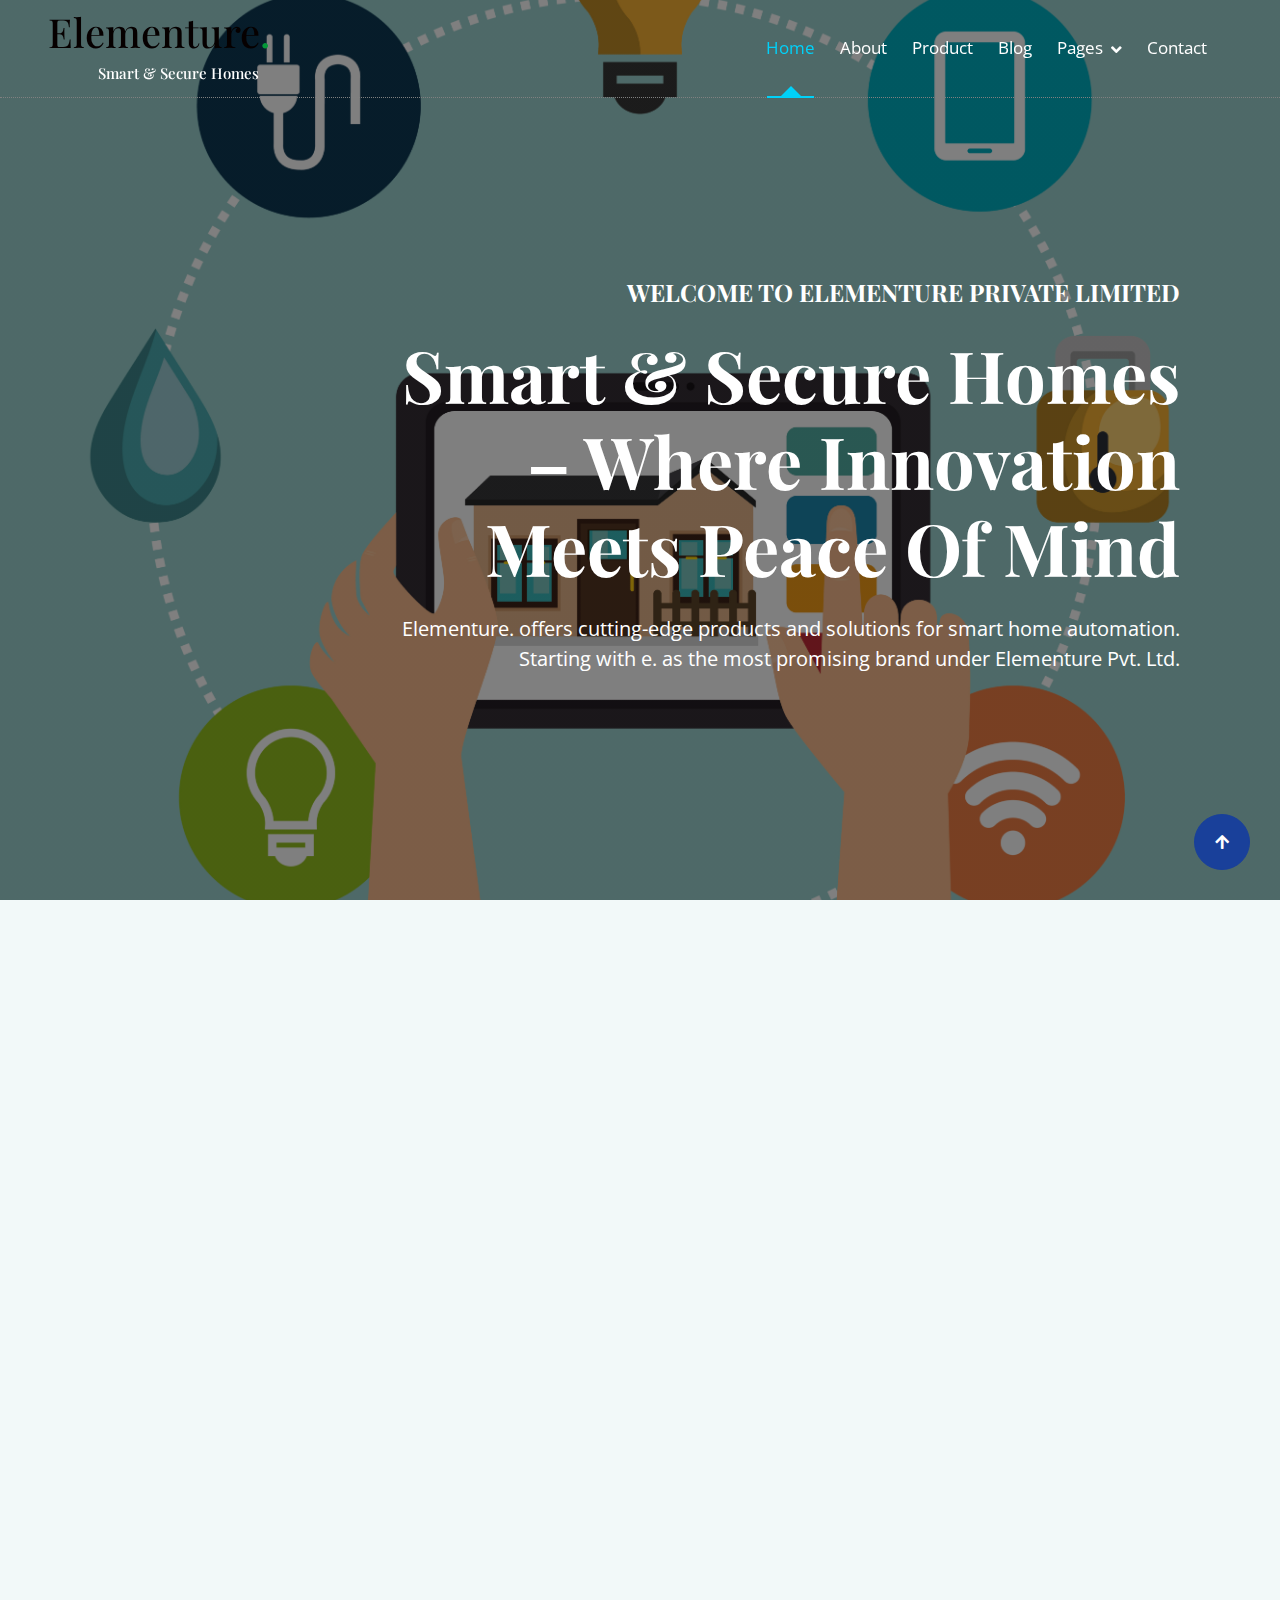
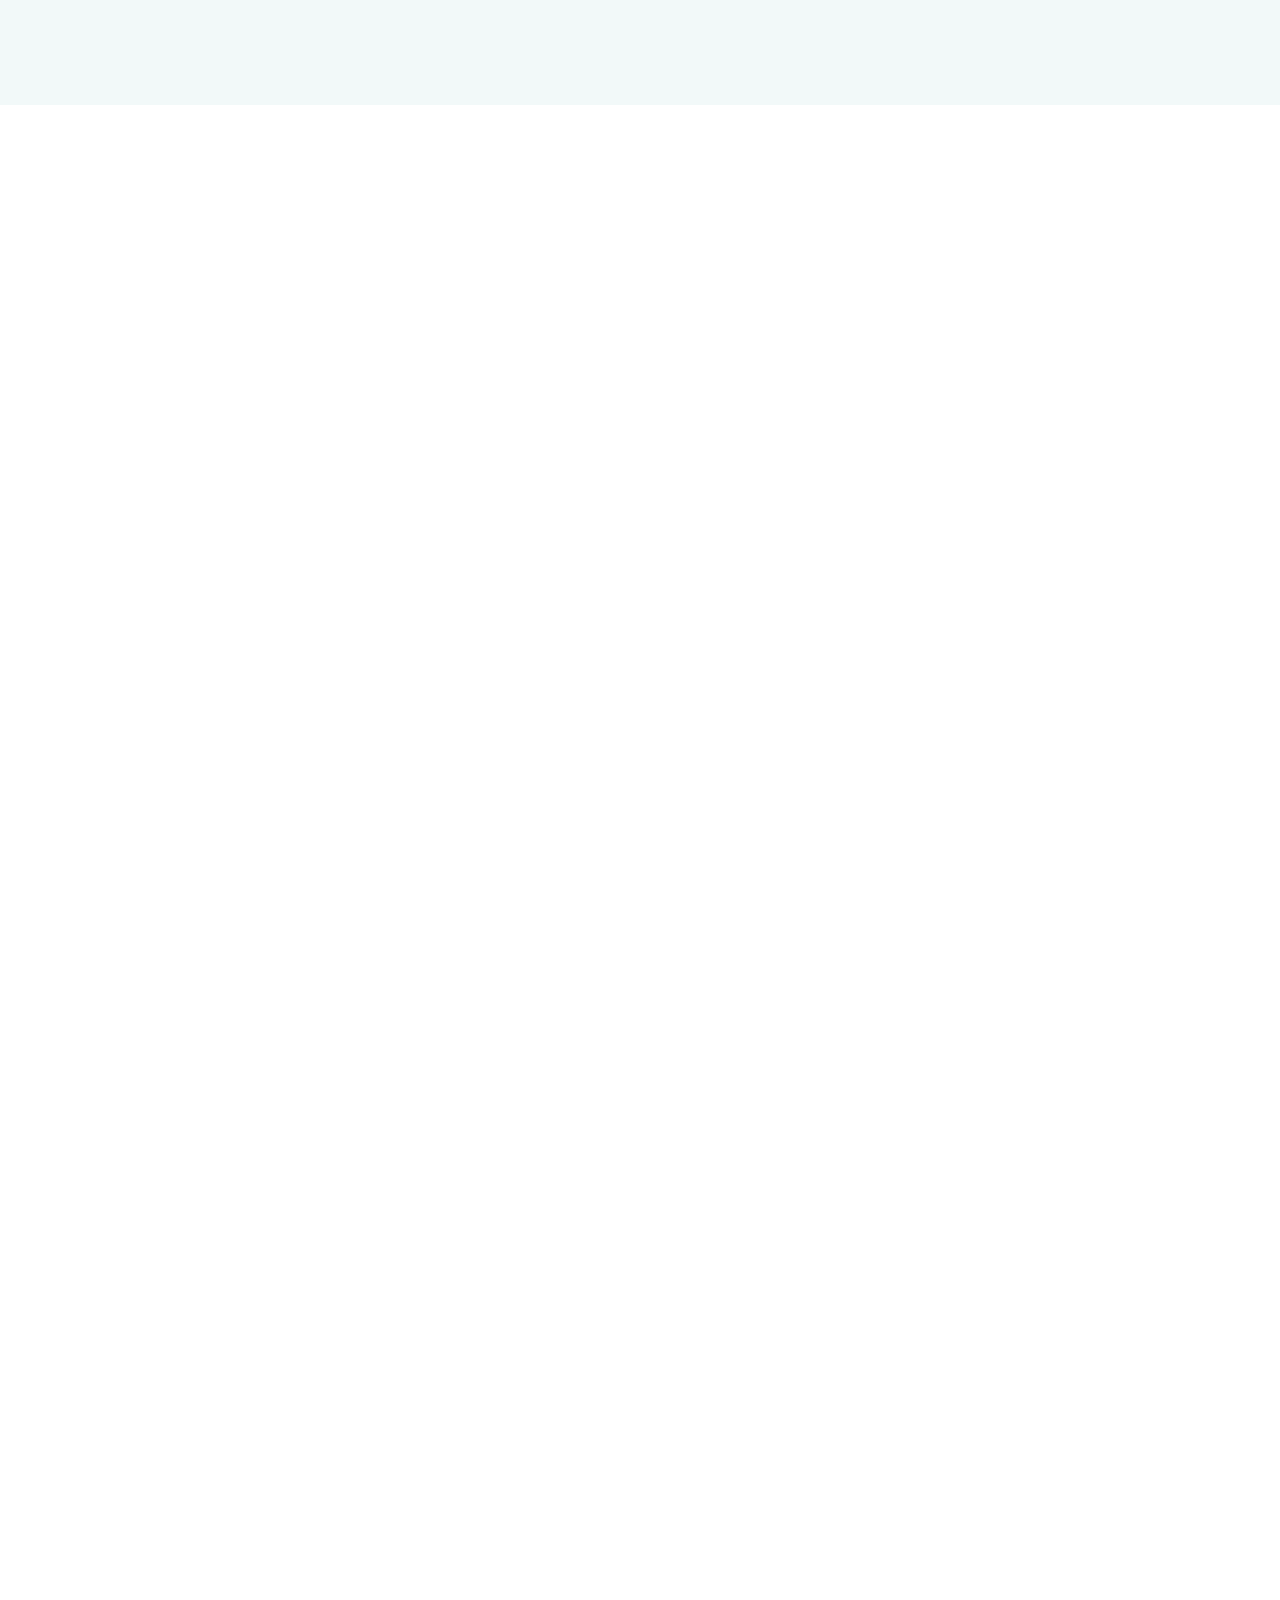
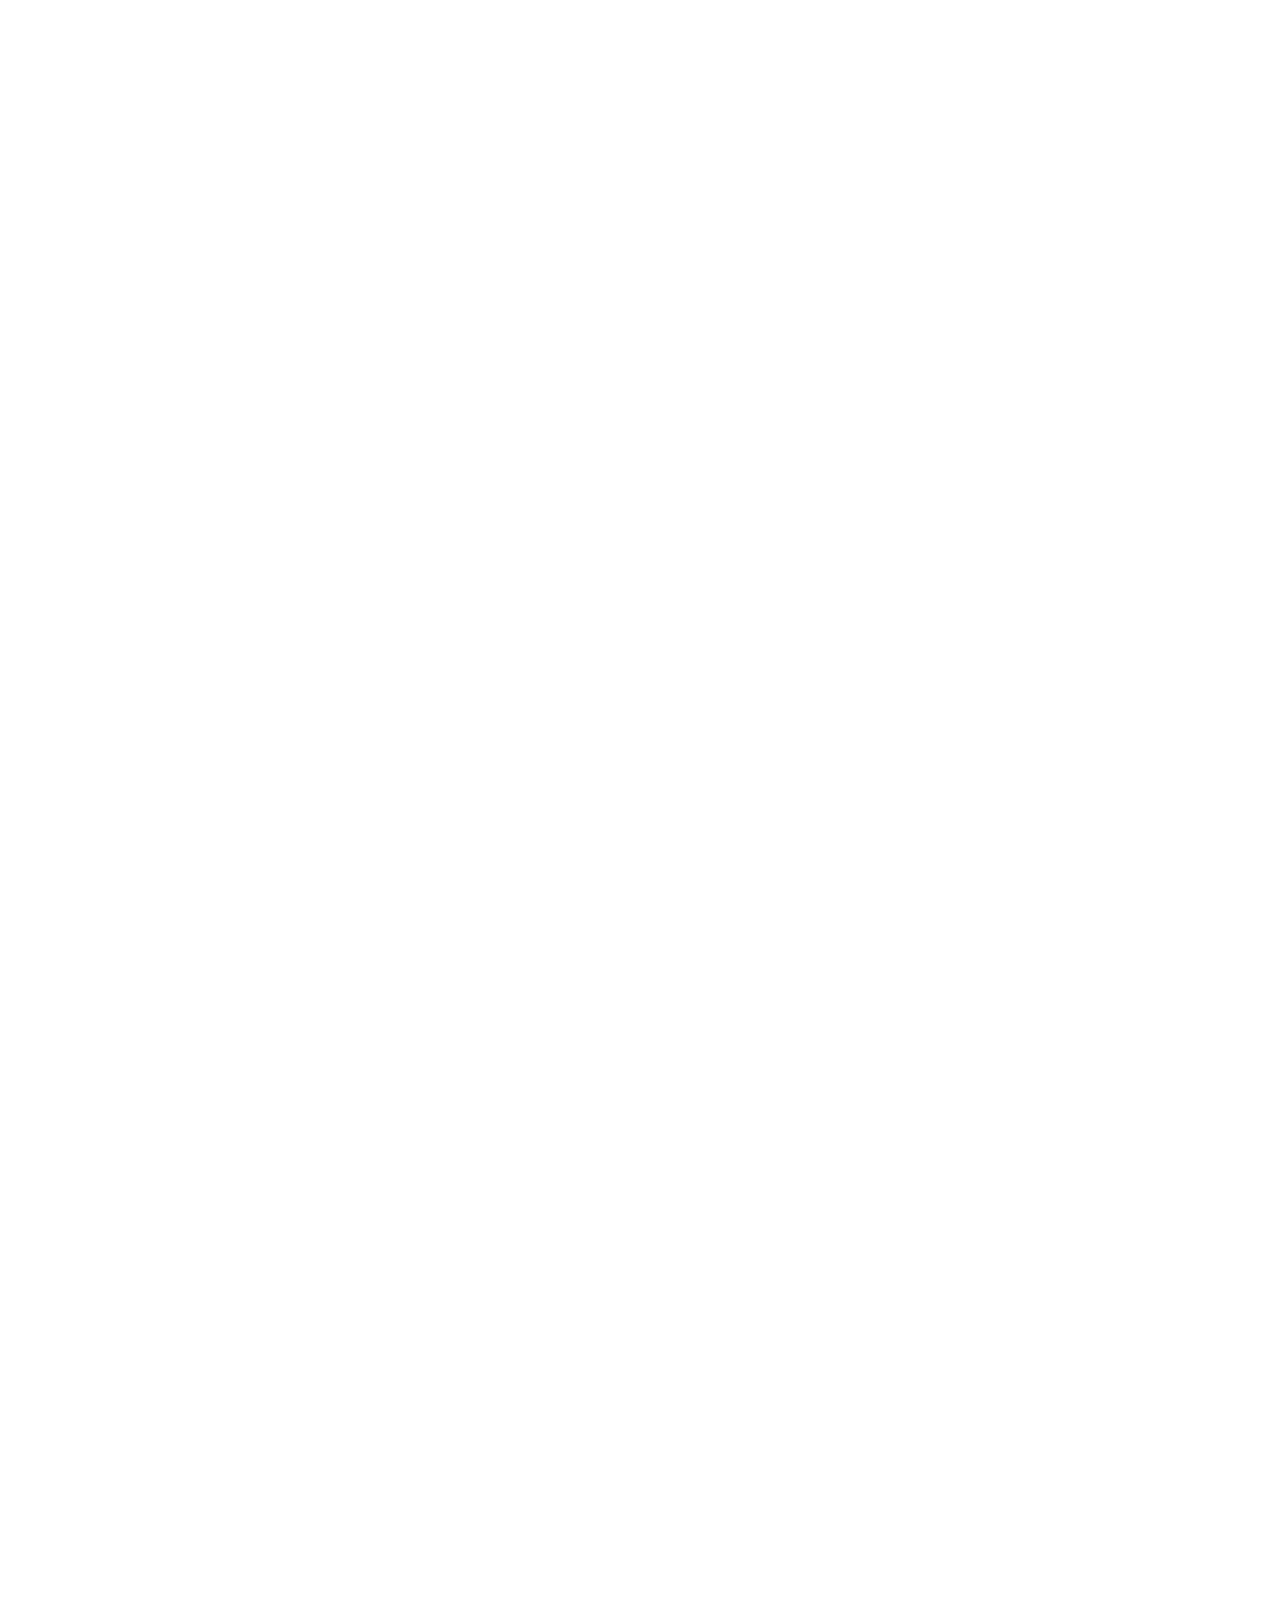
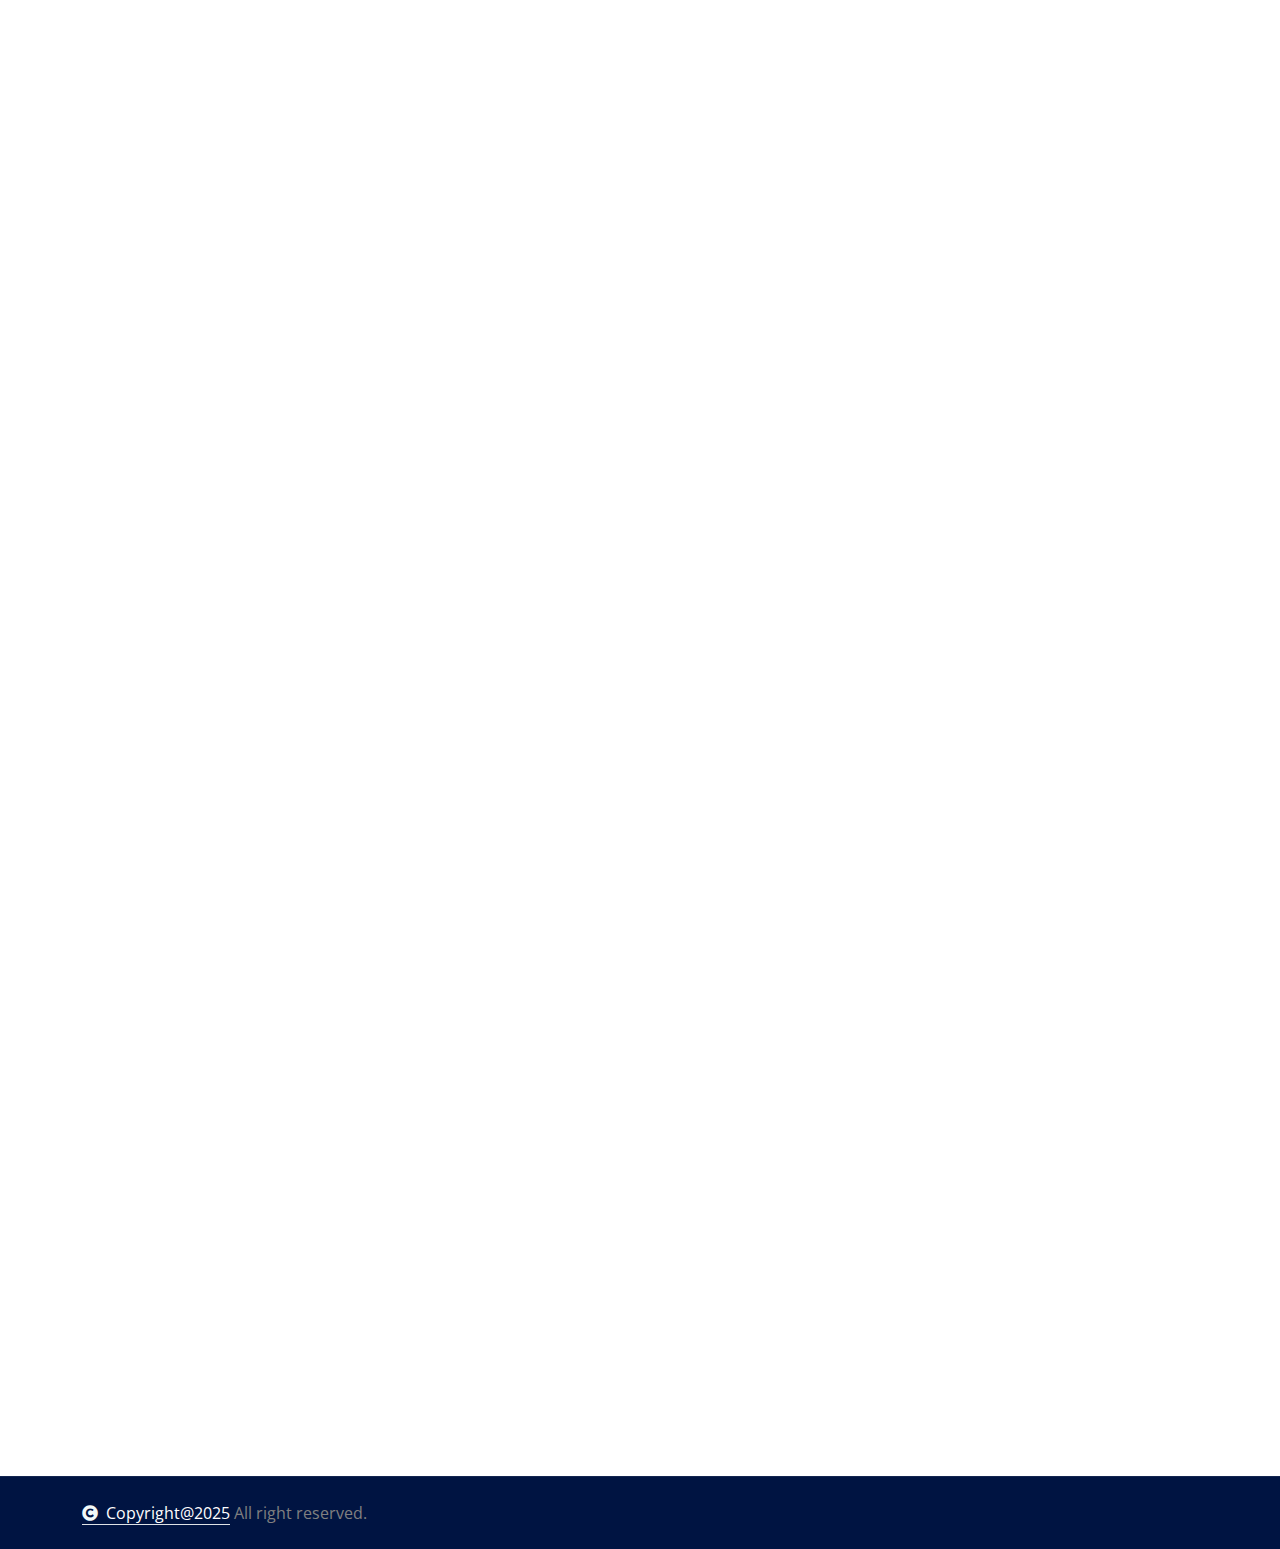
<file: index.html>
<!DOCTYPE html>
<html lang="en">

    <head>
        <meta charset="utf-8">
        <title>Home-Elementure Private Limited</title>
        <meta content="width=device-width, initial-scale=1.0" name="viewport">
        <meta content="" name="keywords">
        <meta content="" name="description">

        <!-- Google Web Fonts -->
        <link rel="preconnect" href="https://fonts.googleapis.com">
        <link rel="preconnect" href="https://fonts.gstatic.com" crossorigin>
        <link href="https://fonts.googleapis.com/css2?family=Open+Sans:ital,wdth,wght@0,75..100,300..800;1,75..100,300..800&family=Playfair+Display:ital,wght@0,400..900;1,400..900&display=swap" rel="stylesheet"> 

        <!-- Icon Font Stylesheet -->
        <link rel="stylesheet" href="https://use.fontawesome.com/releases/v5.15.4/css/all.css"/>
        <link href="https://cdn.jsdelivr.net/npm/bootstrap-icons@1.4.1/font/bootstrap-icons.css" rel="stylesheet">

        <!-- Libraries Stylesheet -->
        <link href="lib/animate/animate.min.css" rel="stylesheet">
        <link href="lib/owlcarousel/assets/owl.carousel.min.css" rel="stylesheet">


        <!-- Customized Bootstrap Stylesheet -->
        <link href="css/bootstrap.min.css" rel="stylesheet">

        <!-- Template Stylesheet -->
        <link href="css/style.css" rel="stylesheet">
    </head>

    <body>

        <!-- Spinner Start -->
        <div id="spinner" class="show bg-white position-fixed translate-middle w-100 vh-100 top-50 start-50 d-flex align-items-center justify-content-center">
            <div class="spinner-border text-primary" style="width: 3rem; height: 3rem;" role="status">
                <span class="sr-only">Loading...</span>
            </div>
        </div>
        <!-- Spinner End -->

        <!-- Navbar & Hero Start -->
        <div class="container-fluid position-relative p-0">
            <nav class="navbar navbar-expand-lg navbar-light px-4 px-lg-5 py-3 py-lg-0">
                <a href="" class="navbar-brand p-0">
                    <h1 class="elementure">Elementure<span class="dot">.</span></h1>
                    <h6 class ="smart">Smart & Secure Homes</h6>
                    <!-- <img src="img/logo.png" alt="Logo"> -->
                </a>
                <button class="navbar-toggler" type="button" data-bs-toggle="collapse" data-bs-target="#navbarCollapse">
                    <span class="fa fa-bars"></span>
                </button>
                <div class="collapse navbar-collapse" id="navbarCollapse">
                    <div class="navbar-nav ms-auto py-0">
                        <a href="index.html" class="nav-item nav-link active">Home</a>
                        <a href="about.html" class="nav-item nav-link">About</a>
                        <a href="product.html" class="nav-item nav-link">Product</a>
                        <a href="blog.html" class="nav-item nav-link">Blog</a>
                        <div class="nav-item dropdown">
                            <a href="#" class="nav-link dropdown-toggle" data-bs-toggle="dropdown">Pages</a>
                            <div class="dropdown-menu m-0">
                                <a href="feature.html" class="dropdown-item">Our Feature</a>
                                <a href="service.html" class="dropdown-item">Our service</a>
                                <a href="team.html" class="dropdown-item">Our Team</a>
                                <a href="testimonial.html" class="dropdown-item">Testimonial</a>
                            
                            </div>
                        </div>
                        <a href="contact.html" class="nav-item nav-link">Contact</a>
                    </div>
                </div>
            </nav>

            <!-- Carousel Start -->
            <div class="carousel-header">
                <div id="carouselId" class="carousel slide" data-bs-ride="carousel">
                    <ol class="carousel-indicators">
                        <li data-bs-target="#carouselId" data-bs-slide-to="0" class="active"></li>
                        <li data-bs-target="#carouselId" data-bs-slide-to="1"></li>
                        <li data-bs-target="#carouselId" data-bs-slide-to="2"></li>
                    </ol>
                    <div class="carousel-inner" role="listbox">
                        <div class="carousel-item active">
                            <img src="img/smartwall.jpg" class="img-fluid w-100" alt="Image">
                            <div class="carousel-caption-1">
                                <div class="carousel-caption-1-content" style="max-width: 900px;">
                                    <h4 class="text-white text-uppercase fw-bold mb-4 fadeInLeft animated" data-animation="fadeInLeft" data-delay="1s" style="animation-delay: 1s;" style="letter-spacing: 3px;">Welcome to Elementure Private Limited</h4>
                                    <h1 class="display-2 text-capitalize text-white mb-4 fadeInLeft animated" data-animation="fadeInLeft" data-delay="1.3s" style="animation-delay: 1.3s;">Smart & Secure Homes – Where Innovation Meets Peace of Mind</h1>
                                    <p class="mb-5 fs-5 text-white fadeInLeft animated" data-animation="fadeInLeft" data-delay="1.5s" style="animation-delay: 1.5s;">Elementure. offers cutting-edge products and solutions for smart home automation. Starting with e. as the most promising brand under Elementure Pvt. Ltd. 
                                    </p>
                                    
                                </div>
                            </div>
                        </div>
                    </div>
                </div>
            </div>
            <!-- Carousel End -->
        </div>
        <!-- Navbar & Hero End -->

        <!-- feature Start -->
        <div class="container-fluid feature bg-light py-5">
            <div class="container py-5">
                <div class="text-center mx-auto pb-5 wow fadeInUp" data-wow-delay="0.2s" style="max-width: 800px;">
                    <h4 class="text-uppercase text-primary">Our Feature</h4>
                    <h1 class="display-3 text-capitalize mb-3">A Trusted Name In the Smart Home Products</h1>
                </div>
                <div class="row g-4">
                    <div class=" col-md-6 col-lg-6 col-xl-3 wow fadeInUp" data-wow-delay="0.2s">
                        <div class="feature-item p-4">
                            <div class="feature-icon mb-3"><i class="fas fa-hand-holding-water text-white fa-3x"></i></div>
                            <a href="#" class="h4 mb-3">Quality Check</a>
                            <p class="mb-3">Lorem ipsum dolor sit amet consectetur adipisicing elit. Libero repellat deleniti necessitatibus</p>
                            <a href="#" class="btn text-secondary">Read More <i class="fa fa-angle-right"></i></a>
                        </div>
                    </div>
                    <div class="col-md-6 col-lg-6 col-xl-3 wow fadeInUp" data-wow-delay="0.4s">
                        <div class="feature-item p-4">
                            <div class="feature-icon mb-3"><i class="fas fa-filter text-white fa-3x"></i></div>
                            <a href="#" class="h4 mb-3">5 Steps Filtration</a>
                            <p class="mb-3">Lorem ipsum dolor sit amet consectetur adipisicing elit. Libero repellat deleniti necessitatibus</p>
                            <a href="#" class="btn text-secondary">Read More <i class="fa fa-angle-right"></i></a>
                        </div>
                    </div>
                    <div class="col-md-6 col-lg-6 col-xl-3 wow fadeInUp" data-wow-delay="0.6s">
                        <div class="feature-item p-4">
                            <div class="feature-icon mb-3"><i class="fas fa-recycle text-white fa-3x"></i></div>
                            <a href="#" class="h4 mb-3">Composition</a>
                            <p class="mb-3">Lorem ipsum dolor sit amet consectetur adipisicing elit. Libero repellat deleniti necessitatibus</p>
                            <a href="#" class="btn text-secondary">Read More <i class="fa fa-angle-right"></i></a>
                        </div>
                    </div>
                    <div class="col-md-6 col-lg-6 col-xl-3 wow fadeInUp" data-wow-delay="0.8s">
                        <div class="feature-item p-4">
                            <div class="feature-icon mb-3"><i class="fas fa-microscope text-white fa-3x"></i></div>
                            <a href="#" class="h4 mb-3">Lab Control</a>
                            <p class="mb-3">Lorem ipsum dolor sit amet consectetur adipisicing elit. Libero repellat deleniti necessitatibus</p>
                            <a href="#" class="btn text-secondary">Read More <i class="fa fa-angle-right"></i></a>
                        </div>
                    </div>
                </div>
            </div>
        </div>
        <!-- feature End -->


        <!-- About Start -->
        <div class="container-fluid about overflow-hidden py-5">
            <div class="container py-5">
                <div class="row g-5">
                    <div class="col-xl-6 wow fadeInLeft" data-wow-delay="0.2s">
                        <div class="about-img rounded h-100">
                            <img src="img/about1.jpg" class="img-fluid rounded h-100 w-100" style="object-fit: cover;" alt="">
                            <div class="about-exp"><span>2 Years Experiance</span></div>
                        </div>
                    </div>
                    <div class="col-xl-6 wow fadeInRight" data-wow-delay="0.2s">
                        <div class="about-item">
                            <h4 class="text-primary text-uppercase">About Us</h4>
                            <h1 class="display-3 mb-3">We Deliver The Quality Products.</h1>
                            <p class="mb-4">Elementure. offers cutting-edge products and solutions for smart home automation. Starting with e. as the most promising brand under Elementure Pvt. Ltd.
                            </p>
                            <div class="bg-light rounded p-4 mb-4">
                                <div class="row">
                                    <div class="col-12">
                                        <div class="d-flex">
                                            <div class="pe-4">
                                                <div class="rounded-circle bg-primary d-flex align-items-center justify-content-center" style="width: 80px; height: 80px;"><i class="fas fa-tint text-white fa-2x"></i></div>
                                            </div>
                                            <div class="">
                                                <a href="#" class="h4 d-inline-block mb-3">Satisfied Customer</a>
                                                <p class="mb-0">Because your trust is our greatest reward.</p>
                                            </div>
                                        </div>
                                    </div>
                                </div>
                            </div>
                            <div class="bg-light rounded p-4 mb-4">
                                <div class="row">
                                    <div class="col-12">
                                        <div class="d-flex">
                                            <div class="pe-4">
                                                <div class="rounded-circle bg-primary d-flex align-items-center justify-content-center" style="width: 80px; height: 80px;"><i class="fas fa-faucet text-white fa-2x"></i></div>
                                            </div>
                                            <div class="">
                                                <a href="#" class="h4 d-inline-block mb-3">Standard Products</a>
                                                <p class="mb-0">Smartly Designed, Securely Built.</p>
                                            </div>
                                        </div>
                                    </div>
                                </div>
                            </div>
                            <a href="#" class="btn btn-secondary rounded-pill py-3 px-5">Read More</a>
                        </div>
                    </div>
                </div>
            </div>
        </div>
        <!-- About End -->


        <!-- Service Start -->
        <!-- <div class="container-fluid service bg-light overflow-hidden py-5">
            <div class="container py-5">
                <div class="text-center mx-auto pb-5 wow fadeInUp" data-wow-delay="0.2s" style="max-width: 800px;">
                    <h4 class="text-uppercase text-primary">Our Service</h4>
                    <h1 class="display-3 text-capitalize mb-3">Protect Your Family with Best Water</h1>
                </div>
                <div class="row gx-0 gy-4 align-items-center">
                    <div class="col-lg-6 col-xl-4 wow fadeInLeft" data-wow-delay="0.2s">
                        <div class="service-item rounded p-4 mb-4">
                            <div class="row">
                                <div class="col-12">
                                    <div class="d-flex">
                                        <div class="service-content text-end">
                                            <a href="#" class="h4 d-inline-block mb-3">Residential Waters</a>
                                            <p class="mb-0">Lorem, ipsum dolor sit amet consectetur adipisicing elit. Quas provident maiores quisquam.</p>
                                        </div>
                                        <div class="ps-4">
                                            <div class="service-btn"><i class="fas fa-hand-holding-water text-white fa-2x"></i></div>
                                        </div>
                                    </div>
                                </div>
                            </div>
                        </div>
                        <div class="service-item rounded p-4 mb-4">
                            <div class="row">
                                <div class="col-12">
                                    <div class="d-flex">
                                        <div class="service-content text-end">
                                            <a href="#" class="h4 d-inline-block mb-3">Commercial Waters</a>
                                            <p class="mb-0">Lorem, ipsum dolor sit amet consectetur adipisicing elit. Quas provident maiores quisquam.</p>
                                        </div>
                                        <div class="ps-4">
                                            <div class="service-btn"><i class="fas fa-dumpster-fire text-white fa-2x"></i></div>
                                        </div>
                                    </div>
                                </div>
                            </div>
                        </div>
                        <div class="service-item rounded p-4 mb-0">
                            <div class="row">
                                <div class="col-12">
                                    <div class="d-flex">
                                        <div class="service-content text-end">
                                            <a href="#" class="h4 d-inline-block mb-3">Filtration Plants</a>
                                            <p class="mb-0">Lorem, ipsum dolor sit amet consectetur adipisicing elit. Quas provident maiores quisquam.</p>
                                        </div>
                                        <div class="ps-4">
                                            <div class="service-btn"><i class="fas fa-filter text-white fa-2x"></i></div>
                                        </div>
                                    </div>
                                </div>
                            </div>
                        </div>
                    </div>
                    <div class="col-lg-6 col-xl-4 wow fadeInUp" data-wow-delay="0.3s">
                        <div class="bg-transparent">
                            <img src="img/water.png" class="img-fluid w-100" alt="">
                        </div>
                    </div>
                    <div class="col-lg-6 col-xl-4 wow fadeInRight" data-wow-delay="0.2s">
                        <div class="service-item rounded p-4 mb-4">
                            <div class="row">
                                <div class="col-12">
                                    <div class="d-flex">
                                        <div class="pe-4">
                                            <div class="service-btn"><i class="fas fa-assistive-listening-systems text-white fa-2x"></i></div>
                                        </div>
                                        <div class="service-content">
                                            <a href="#" class="h4 d-inline-block mb-3">Water Softening</a>
                                            <p class="mb-0">Lorem, ipsum dolor sit amet consectetur adipisicing elit. Quas provident maiores quisquam.</p>
                                        </div>
                                    </div>
                                </div>
                            </div>
                        </div>
                        <div class="service-item rounded p-4 mb-4">
                            <div class="row">
                                <div class="col-12">
                                    <div class="d-flex">
                                        <div class="pe-4">
                                            <div class="service-btn"><i class="fas fa-recycle text-white fa-2x"></i></div>
                                        </div>
                                        <div class="service-content">
                                            <a href="#" class="h4 d-inline-block mb-3">Market Research</a>
                                            <p class="mb-0">Lorem, ipsum dolor sit amet consectetur adipisicing elit. Quas provident maiores quisquam.</p>
                                        </div>
                                    </div>
                                </div>
                            </div>
                        </div>
                        <div class="service-item rounded p-4 mb-0">
                            <div class="row">
                                <div class="col-12">
                                    <div class="d-flex">
                                        <div class="pe-4">
                                            <div class="service-btn"><i class="fas fa-project-diagram text-white fa-2x"></i></div>
                                        </div>
                                        <div class="service-content">
                                            <a href="#" class="h4 d-inline-block mb-3">Project Planning</a>
                                            <p class="mb-0">Lorem, ipsum dolor sit amet consectetur adipisicing elit. Quas provident maiores quisquam.</p>
                                        </div>
                                    </div>
                                </div>
                            </div>
                        </div>
                    </div>
                </div>
            </div>
        </div> -->
        <!-- Service End -->


        <!-- Products Start -->
        <div class="container-fluid product py-5">
            <div class="container py-5">
                <div class="text-center mx-auto pb-5 wow fadeInUp" data-wow-delay="0.2s" style="max-width: 800px;">
                    <h4 class="text-uppercase text-primary">Our Products</h4>
                    <h1 class="display-3 text-capitalize mb-3">We Deliver Best Quality Smart Home Products.</h1>
                </div>
                <div class="row g-4 justify-content-center">
                    <div class="col-lg-6 col-xl-4 wow fadeInUp" data-wow-delay="0.2s">
                        <div class="product-item">
                            <img src="img/smart-lock.png" class="img-fluid w-100 rounded-top"  alt="Image">
                            <div class="product-content bg-light text-center rounded-bottom p-4">
                    
                                <a href="smart_lock.html" class="h4 d-inline-block mb-3">Smart Door Lock</a><br>
                                
                                <a href="smart_lock.html" class="btn btn-secondary rounded-pill py-2 px-4">Read More</a>
                            </div>
                        </div>
                    </div>
                    <div class="col-lg-6 col-xl-4 wow fadeInUp" data-wow-delay="0.4s">
                        <div class="product-item">
                            <img src="img/switch.jpeg" class="img-fluid w-100 rounded-top"  alt="Image">
                            <div class="product-content bg-light text-center rounded-bottom p-4">
                        
                                <a href="switch.html" class="h4 d-inline-block mb-3">Smart Switches</a><br>
                            
                                <a href="switch.html" class="btn btn-secondary rounded-pill py-2 px-4">Read More</a>
                            </div>
                        </div>
                    </div>
                    <div class="col-lg-6 col-xl-4 wow fadeInUp" data-wow-delay="0.6s">
                        <div class="product-item">
                            <img src="img/water-meter.jpeg" class="img-fluid w-100 rounded-top"  alt="Image">
                            <div class="product-content bg-light text-center rounded-bottom p-4">
                                
                                <a href="water_meter.html" class="h4 d-inline-block mb-3">Smart Water Meter</a><br>
                                
                                <a href="water_meter.html" class="btn btn-secondary rounded-pill py-2 px-4">Read More</a>
                            </div>
                        </div>
                    </div>
                </div>
            </div>
        </div>
        <!-- Products End -->


        <!-- Blog Start -->
        <div class="container-fluid blog pb-5">
            <div class="container pb-5">
                <div class="text-center mx-auto pb-5 wow fadeInUp" data-wow-delay="0.2s" style="max-width: 800px;">
                    <h4 class="text-uppercase text-primary">Our Blog</h4>
                    <h1 class="display-3 text-capitalize mb-3">Latest Blog & News</h1>
                </div>
                <div class="row g-4 justify-content-center">
                    <div class="col-lg-6 col-xl-4 wow fadeInUp" data-wow-delay="0.2s">
                        <div class="blog-item">
                            <div class="blog-img">
                                <img src="img/blog-1.jpg" class="img-fluid rounded-top w-100" alt="">
                                <div class="blog-date px-4 py-2"><i class="fa fa-calendar-alt me-1"></i> Jan 12 2025</div>
                            </div>
                            <div class="blog-content rounded-bottom p-4">
                                <a href="#" class="h4 d-inline-block mb-3">Lorem ipsum dolor sit amet consectetur adipisicing elit. Unde</a>
                                <p>Lorem ipsum dolor sit amet consectetur adipisicing elit. Vel, officiis?</p>
                                <a href="#" class="fw-bold text-secondary">Read More <i class="fa fa-angle-right"></i></a>
                            </div>
                        </div>
                    </div>
                    <div class="col-lg-6 col-xl-4 wow fadeInUp" data-wow-delay="0.4s">
                        <div class="blog-item">
                            <div class="blog-img">
                                <img src="img/blog-2.jpg" class="img-fluid rounded-top w-100" alt="">
                                <div class="blog-date px-4 py-2"><i class="fa fa-calendar-alt me-1"></i> Jan 12 2025</div>
                            </div>
                            <div class="blog-content rounded-bottom p-4">
                                <a href="#" class="h4 d-inline-block mb-3">Lorem ipsum dolor sit amet consectetur adipisicing elit. Unde</a>
                                <p>Lorem ipsum dolor sit amet consectetur adipisicing elit. Vel, officiis?</p>
                                <a href="#" class="fw-bold text-secondary">Read More <i class="fa fa-angle-right"></i></a>
                            </div>
                        </div>
                    </div>
                    <div class="col-lg-6 col-xl-4 wow fadeInUp" data-wow-delay="0.6s">
                        <div class="blog-item">
                            <div class="blog-img">
                                <img src="img/blog-3.jpg" class="img-fluid rounded-top w-100" alt="">
                                <div class="blog-date px-4 py-2"><i class="fa fa-calendar-alt me-1"></i> Jan 12 2025</div>
                            </div>
                            <div class="blog-content rounded-bottom p-4">
                                <a href="#" class="h4 d-inline-block mb-3">Lorem ipsum dolor sit amet consectetur adipisicing elit. Unde</a>
                                <p>Lorem ipsum dolor sit amet consectetur adipisicing elit. Vel, officiis?</p>
                                <a href="#" class="fw-bold text-secondary">Read More <i class="fa fa-angle-right"></i></a>
                            </div>
                        </div>
                    </div>
                </div>
            </div>
        </div>
        <!-- Blog End -->


        <!-- Team Start -->
        <div class="container-fluid team pb-5">
            <div class="container pb-5">
                <div class="text-center mx-auto pb-5 wow fadeInUp" data-wow-delay="0.2s" style="max-width: 800px;">
                    <h4 class="text-uppercase text-primary">Our Team</h4>
                    <h1 class="display-3 text-capitalize mb-3">What is Really seo & How Can I Use It?</h1>
                </div>
                <div class="row g-4">
                    <div class="col-md-6 col-lg-6 col-xl-3 wow fadeInUp" data-wow-delay="0.2s">
                        <div class="team-item p-4">
                            <div class="team-inner rounded">
                                <div class="team-img">
                                    <img src="img/team-1.jpg" class="img-fluid rounded-top w-100" alt="Image">
                                    <div class="team-share">
                                        <a class="btn btn-secondary btn-md-square rounded-pill text-white mx-1" href=""><i class="fas fa-share-alt"></i></a>
                                    </div>
                                    <div class="team-icon rounded-pill py-2 px-2">
                                        <a class="btn btn-secondary btn-sm-square rounded-pill mx-1" href=""><i class="fab fa-facebook-f"></i></a>
                                        <a class="btn btn-secondary btn-sm-square rounded-pill me-1" href=""><i class="fab fa-twitter"></i></a>
                                        <a class="btn btn-secondary btn-sm-square rounded-pill me-1" href=""><i class="fab fa-linkedin-in"></i></a>
                                        <a class="btn btn-secondary btn-sm-square rounded-pill me-1" href=""><i class="fab fa-instagram"></i></a>
                                    </div>
                                </div>
                                <div class="bg-light rounded-bottom text-center py-4">
                                    <h4 class="mb-3">Hard Branots</h4>
                                    <p class="mb-0">CEO & Founder</p>
                                </div>
                            </div>
                        </div>
                    </div>
                    <div class="col-md-6 col-lg-6 col-xl-3 wow fadeInUp" data-wow-delay="0.4s">
                        <div class="team-item p-4">
                            <div class="team-inner rounded">
                                <div class="team-img">
                                    <img src="img/team-2.jpg" class="img-fluid rounded-top w-100" alt="Image">
                                    <div class="team-share">
                                        <a class="btn btn-secondary btn-md-square rounded-pill text-white mx-1" href=""><i class="fas fa-share-alt"></i></a>
                                    </div>
                                    <div class="team-icon rounded-pill py-2 px-2">
                                        <a class="btn btn-secondary btn-sm-square rounded-pill mx-1" href=""><i class="fab fa-facebook-f"></i></a>
                                        <a class="btn btn-secondary btn-sm-square rounded-pill me-1" href=""><i class="fab fa-twitter"></i></a>
                                        <a class="btn btn-secondary btn-sm-square rounded-pill me-1" href=""><i class="fab fa-linkedin-in"></i></a>
                                        <a class="btn btn-secondary btn-sm-square rounded-pill me-1" href=""><i class="fab fa-instagram"></i></a>
                                    </div>
                                </div>
                                <div class="bg-light rounded-bottom text-center py-4">
                                    <h4 class="mb-3">Hard Branots</h4>
                                    <p class="mb-0">CEO & Founder</p>
                                </div>
                            </div>
                        </div>
                    </div>
                    <div class="col-md-6 col-lg-6 col-xl-3 wow fadeInUp" data-wow-delay="0.6s">
                        <div class="team-item p-4">
                            <div class="team-inner rounded">
                                <div class="team-img">
                                    <img src="img/team-3.jpg" class="img-fluid rounded-top w-100" alt="Image">
                                    <div class="team-share">
                                        <a class="btn btn-secondary btn-md-square rounded-pill text-white mx-1" href=""><i class="fas fa-share-alt"></i></a>
                                    </div>
                                    <div class="team-icon rounded-pill py-2 px-2">
                                        <a class="btn btn-secondary btn-sm-square rounded-pill mx-1" href=""><i class="fab fa-facebook-f"></i></a>
                                        <a class="btn btn-secondary btn-sm-square rounded-pill me-1" href=""><i class="fab fa-twitter"></i></a>
                                        <a class="btn btn-secondary btn-sm-square rounded-pill me-1" href=""><i class="fab fa-linkedin-in"></i></a>
                                        <a class="btn btn-secondary btn-sm-square rounded-pill me-1" href=""><i class="fab fa-instagram"></i></a>
                                    </div>
                                </div>
                                <div class="bg-light rounded-bottom text-center py-4">
                                    <h4 class="mb-3">Hard Branots</h4>
                                    <p class="mb-0">CEO & Founder</p>
                                </div>
                            </div>
                        </div>
                    </div>
                    <div class="col-md-6 col-lg-6 col-xl-3 wow fadeInUp" data-wow-delay="0.8s">
                        <div class="team-item p-4">
                            <div class="team-inner rounded">
                                <div class="team-img">
                                    <img src="img/team-4.jpg" class="img-fluid rounded-top w-100" alt="Image">
                                    <div class="team-share">
                                        <a class="btn btn-secondary btn-md-square rounded-pill text-white mx-1" href=""><i class="fas fa-share-alt"></i></a>
                                    </div>
                                    <div class="team-icon rounded-pill py-2 px-2">
                                        <a class="btn btn-secondary btn-sm-square rounded-pill mx-1" href=""><i class="fab fa-facebook-f"></i></a>
                                        <a class="btn btn-secondary btn-sm-square rounded-pill me-1" href=""><i class="fab fa-twitter"></i></a>
                                        <a class="btn btn-secondary btn-sm-square rounded-pill me-1" href=""><i class="fab fa-linkedin-in"></i></a>
                                        <a class="btn btn-secondary btn-sm-square rounded-pill me-1" href=""><i class="fab fa-instagram"></i></a>
                                    </div>
                                </div>
                                <div class="bg-light rounded-bottom text-center py-4">
                                    <h4 class="mb-3">Hard Branots</h4>
                                    <p class="mb-0">CEO & Founder</p>
                                </div>
                            </div>
                        </div>
                    </div>
                </div>
            </div>
        </div>
        <!-- Team End -->

        <!-- Testimonial Start -->
        <div class="container-fluid testimonial pb-5">
            <div class="container pb-5">
                <div class="text-center mx-auto pb-5 wow fadeInUp" data-wow-delay="0.2s" style="max-width: 800px;">
                    <h4 class="text-uppercase text-primary">Testimonials</h4>
                    <h1 class="display-3 text-capitalize mb-3">Our clients reviews.</h1>
                </div>
                <div class="owl-carousel testimonial-carousel wow fadeInUp" data-wow-delay="0.3s">
                    <div class="testimonial-item text-center p-4">
                        <p>Lorem ipsum dolor sit amet consectetur, adipisicing elit. Incidunt pariatur officiis quis molestias, sit iure sunt voluptatibus accusantium laboriosam dolore.
                        </p>
                        <div class="d-flex justify-content-center mb-4">
                            <img src="img/testimonial-1.jpg" class="img-fluid border border-4 border-primary" style="width: 100px; height: 100px; border-radius: 50px;" alt="">
                        </div>
                        <div class="d-block">
                            <h4 class="text-dark">Client Name</h4>
                            <p class="m-0 pb-3">Profession</p>
                            <div class="d-flex justify-content-center text-secondary">
                                <i class="fas fa-star"></i>
                                <i class="fas fa-star"></i>
                                <i class="fas fa-star"></i>
                                <i class="fas fa-star"></i>
                                <i class="fas fa-star"></i>
                            </div>
                        </div>
                    </div>
                    <div class="testimonial-item text-center p-4">
                        <p>Lorem ipsum dolor sit amet consectetur, adipisicing elit. Incidunt pariatur officiis quis molestias, sit iure sunt voluptatibus accusantium laboriosam dolore.
                        </p>
                        <div class="d-flex justify-content-center mb-4">
                            <img src="img/testimonial-2.jpg" class="img-fluid border border-4 border-primary" style="width: 100px; height: 100px; border-radius: 50px;" alt="">
                        </div>
                        <div class="d-block">
                            <h4 class="text-dark">Client Name</h4>
                            <p class="m-0 pb-3">Profession</p>
                            <div class="d-flex justify-content-center text-secondary">
                                <i class="fas fa-star"></i>
                                <i class="fas fa-star"></i>
                                <i class="fas fa-star"></i>
                                <i class="fas fa-star"></i>
                                <i class="fas fa-star"></i>
                            </div>
                        </div>
                    </div>
                    <div class="testimonial-item text-center p-4">
                        <p>Lorem ipsum dolor sit amet consectetur, adipisicing elit. Incidunt pariatur officiis quis molestias, sit iure sunt voluptatibus accusantium laboriosam dolore.
                        </p>
                        <div class="d-flex justify-content-center mb-4">
                            <img src="img/testimonial-3.jpg" class="img-fluid border border-4 border-primary" style="width: 100px; height: 100px; border-radius: 50px;" alt="">
                        </div>
                        <div class="d-block">
                            <h4 class="text-dark">Client Name</h4>
                            <p class="m-0 pb-3">Profession</p>
                            <div class="d-flex justify-content-center text-secondary">
                                <i class="fas fa-star"></i>
                                <i class="fas fa-star"></i>
                                <i class="fas fa-star"></i>
                                <i class="fas fa-star"></i>
                                <i class="fas fa-star"></i>
                            </div>
                        </div>
                    </div>
                    <div class="testimonial-item text-center p-4">
                        <p>Lorem ipsum dolor sit amet consectetur, adipisicing elit. Incidunt pariatur officiis quis molestias, sit iure sunt voluptatibus accusantium laboriosam dolore.
                        </p>
                        <div class="d-flex justify-content-center mb-4">
                            <img src="img/testimonial-3.jpg" class="img-fluid border border-4 border-primary" style="width: 100px; height: 100px; border-radius: 50px;" alt="">
                        </div>
                        <div class="d-block">
                            <h4 class="text-dark">Client Name</h4>
                            <p class="m-0 pb-3">Profession</p>
                            <div class="d-flex justify-content-center text-secondary">
                                <i class="fas fa-star"></i>
                                <i class="fas fa-star"></i>
                                <i class="fas fa-star"></i>
                                <i class="fas fa-star"></i>
                                <i class="fas fa-star"></i>
                            </div>
                        </div>
                    </div>
                </div>
            </div>
        </div>
        <!-- Testimonial End -->

        <!-- Footer Start -->
        <div class="container-fluid footer py-5 wow fadeIn" data-wow-delay="0.2s">
            <div class="container py-5">

                <div class="row g-5">
                    <div class="col-md-6 col-lg-6 col-xl-4">
                        <div class="footer-item d-flex flex-column">
                            <div class="footer-item">
                                <h3 class="text-white mb-4"></i>Elementure<span class="dot">.</span></h3>
                                <p class="mb-3">Elementure. offers cutting-edge products and solutions for smart home automation. Starting with e. as the most promising brand under Elementure Pvt. Ltd.</p>
                            </div>
                            
                        </div>
                    </div>
                    <div class="col-md-6 col-lg-6 col-xl-4">
                        <div class="footer-item d-flex flex-column">
                            <h4 class="text-white mb-4">About Us</h4>
                            <a href="#"><i class="fas fa-angle-right me-2"></i> Why Choose Us</a>
                            <a href="#"><i class="fas fa-angle-right me-2"></i> Contact us</a>
                            <a href="#"><i class="fas fa-angle-right me-2"></i> Terms & Conditions</a>
                        </div>
                    </div>
                    <div class="col-md-6 col-lg-6 col-xl-4">
                        <div class="footer-item d-flex flex-column">
                            <h4 class="text-white mb-4">Contact Info</h4>
                            <a href="#"><i class="fa fa-map-marker-alt me-2"></i> Sakti statesmen Marathahalli - Sarjapur Outer Ring Rd,
                                Green Glen Layout, Bellandur,
                                Bengaluru, Karnataka 560103</a>
                            <a href="mailto:info@elementure.tech"><i class="fas fa-envelope me-2"></i> info@elementure.tech</a>
                            <a href="tel:+919980884758"><i class="fas fa-phone me-2"></i> +919980884758</a>
                            <a href="tel:+919980884758" class="mb-3"><i class="fas fa-print me-2"></i> +919980884758</a>
                        </div>
                    </div>
                </div>
                <div class="row g-5 mb-5 align-items-center">
                    <div class="col-lg-10">
                        <div class="d-flex align-items-center justify-content-center justify-content-lg-end">
                            <a class="btn btn-secondary btn-md-square rounded-circle me-3" href=""><i class="fab fa-facebook-f"></i></a>
                            <a class="btn btn-secondary btn-md-square rounded-circle me-3" href=""><i class="fab fa-twitter"></i></a>
                            <a class="btn btn-secondary btn-md-square rounded-circle me-3" href=""><i class="fab fa-instagram"></i></a>
                            <a class="btn btn-secondary btn-md-square rounded-circle me-0" href=""><i class="fab fa-linkedin-in"></i></a>
                        </div>
                    </div>
                </div>
            </div>
        </div>
        <!-- Footer End -->

        
        <!-- Copyright Start -->
        <div class="container-fluid copyright py-4">
            <div class="container">
                <div class="row g-4 align-items-center">
                    <div class="col-md-6 text-center text-md-start mb-md-0">
                        <span class="text-body"><a href="#" class="border-bottom text-white"><i class="fas fa-copyright text-light me-2"></i>Copyright@2025</a> All right reserved.</span>
                    </div>
                    
                </div>
            </div>
        </div>
        <!-- Copyright End -->


        <!-- Back to Top -->
        <a href="#" class="btn btn-secondary btn-lg-square rounded-circle back-to-top"><i class="fa fa-arrow-up"></i></a>   

        
    <!-- JavaScript Libraries -->
    <script src="https://ajax.googleapis.com/ajax/libs/jquery/3.6.4/jquery.min.js"></script>
    <script src="https://cdn.jsdelivr.net/npm/bootstrap@5.0.0/dist/js/bootstrap.bundle.min.js"></script>
    <script src="lib/wow/wow.min.js"></script>
    <script src="lib/easing/easing.min.js"></script>
    <script src="lib/waypoints/waypoints.min.js"></script>
    <script src="lib/counterup/counterup.min.js"></script>
    <script src="lib/owlcarousel/owl.carousel.min.js"></script>
    

    <!-- Template Javascript -->
    <script src="js/main.js"></script>
    </body>

</html>
</file>
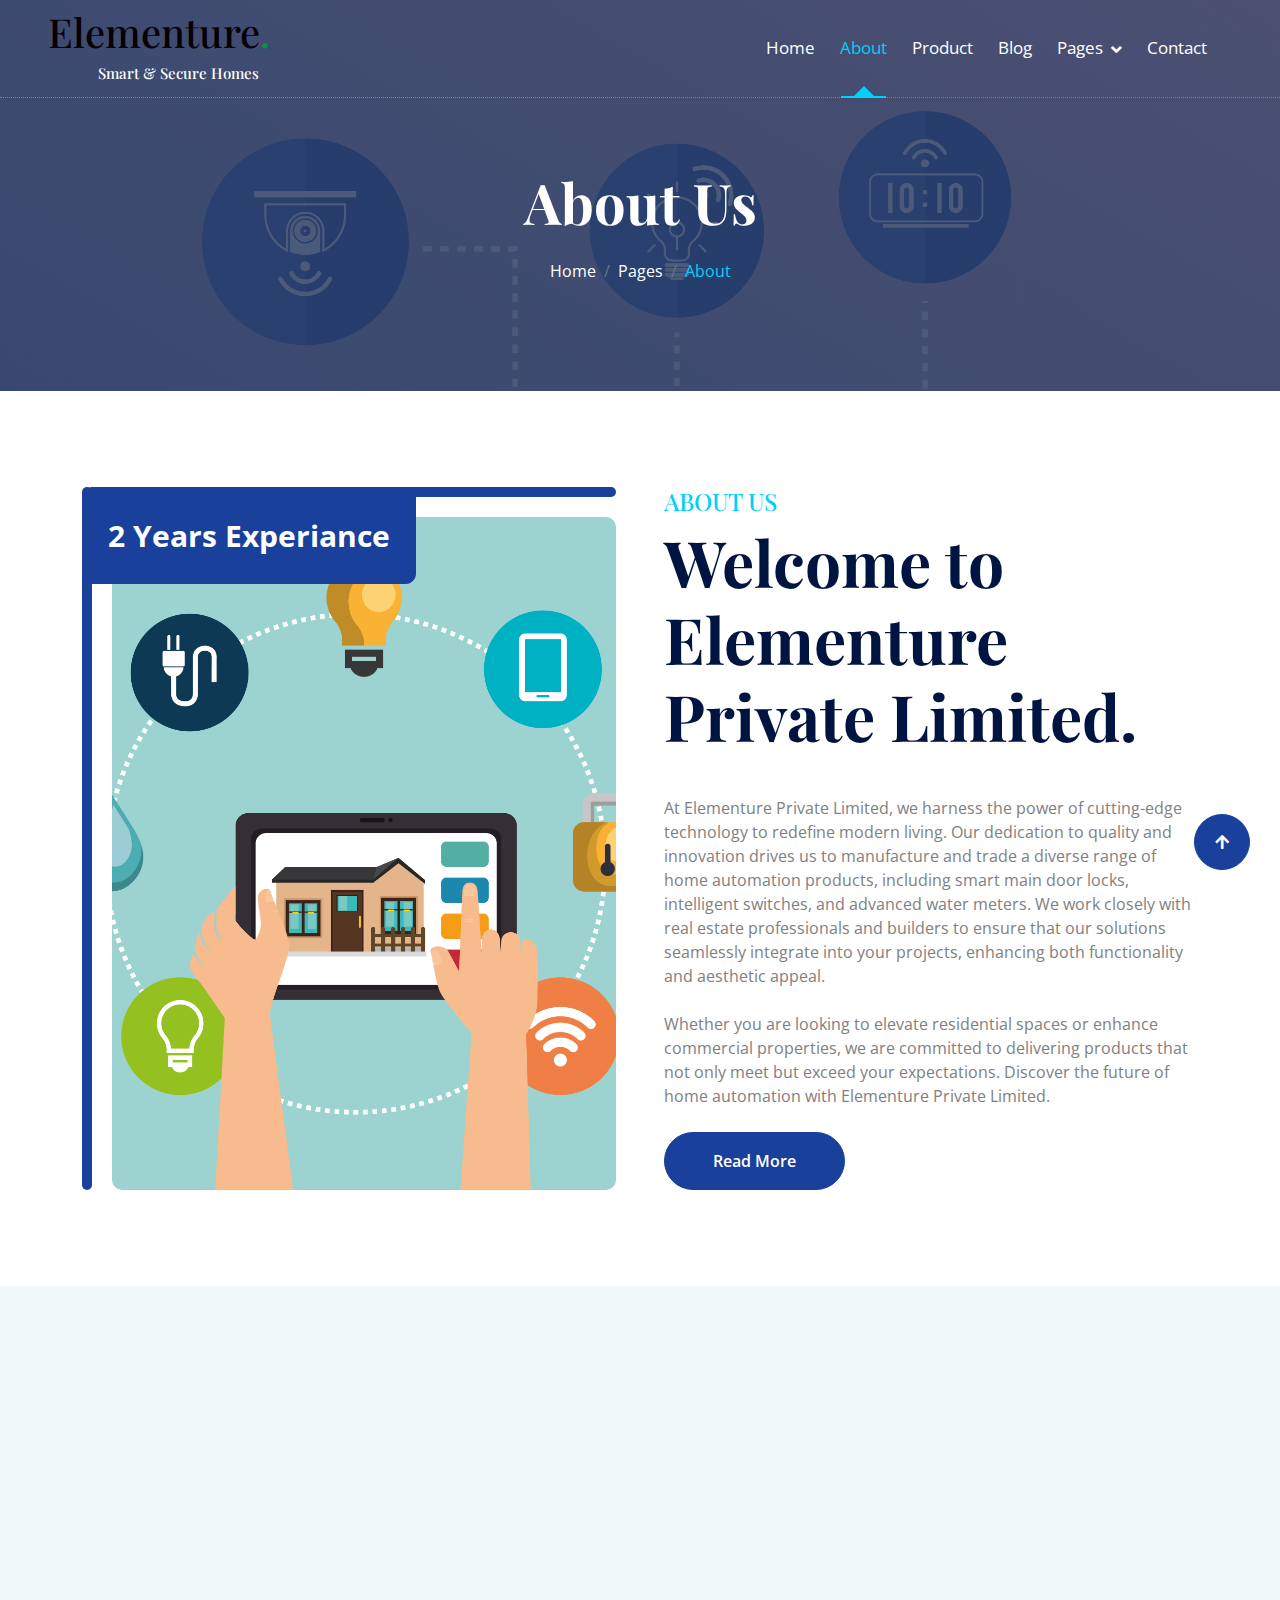
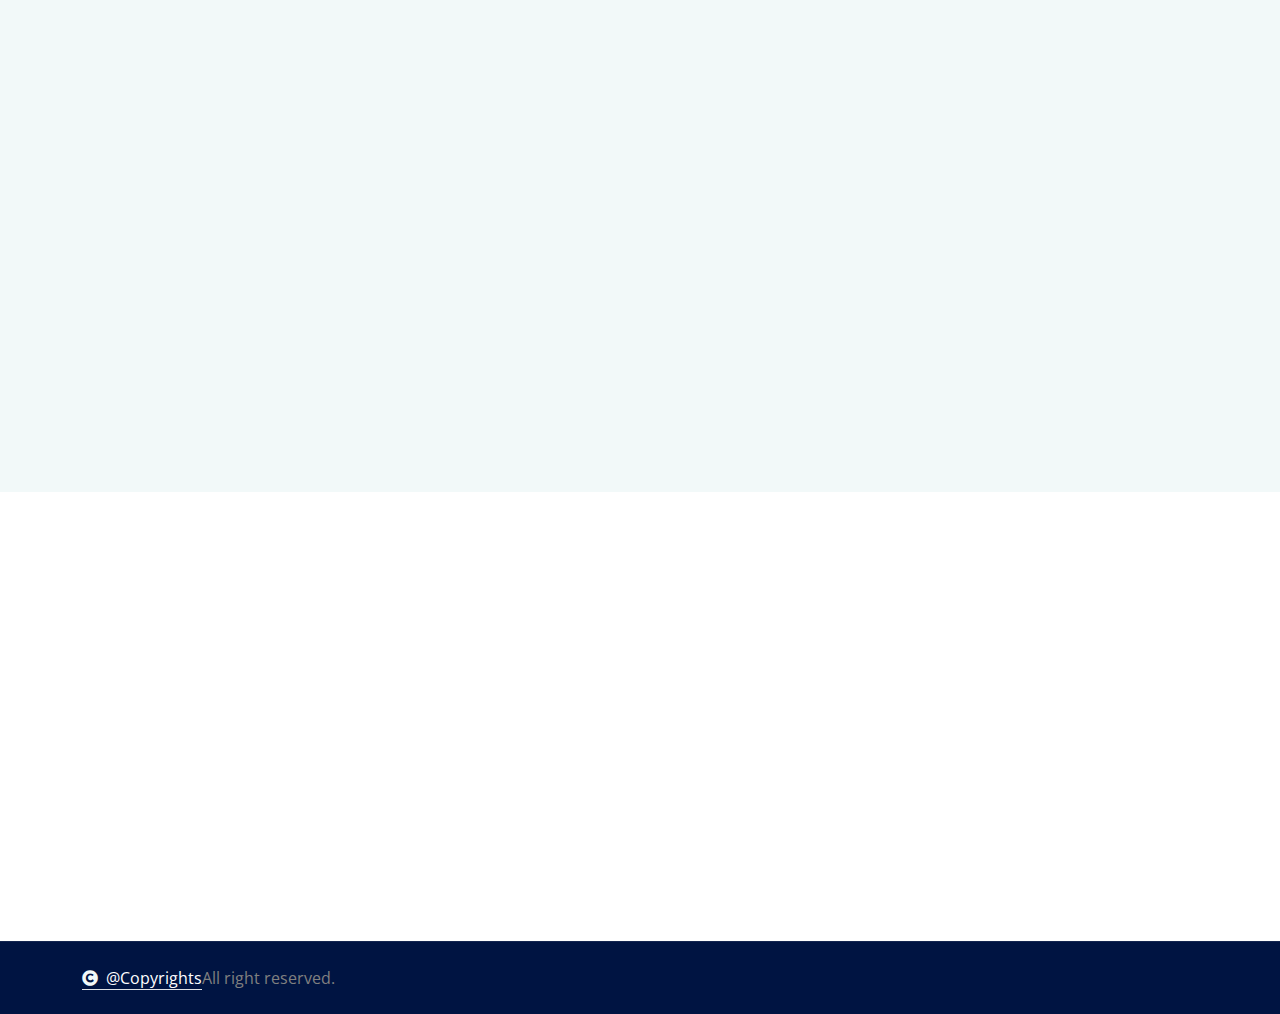
<file: about.html>
<!DOCTYPE html>
<html lang="en">

    <head>
        <meta charset="utf-8">
        <title>About - Elementure</title>
        <meta content="width=device-width, initial-scale=1.0" name="viewport">
        <meta content="" name="keywords">
        <meta content="" name="description">

        <!-- Google Web Fonts -->
        <link rel="preconnect" href="https://fonts.googleapis.com">
        <link rel="preconnect" href="https://fonts.gstatic.com" crossorigin>
        <link href="https://fonts.googleapis.com/css2?family=Open+Sans:ital,wdth,wght@0,75..100,300..800;1,75..100,300..800&family=Playfair+Display:ital,wght@0,400..900;1,400..900&display=swap" rel="stylesheet"> 

        <!-- Icon Font Stylesheet -->
        <link rel="stylesheet" href="https://use.fontawesome.com/releases/v5.15.4/css/all.css"/>
        <link href="https://cdn.jsdelivr.net/npm/bootstrap-icons@1.4.1/font/bootstrap-icons.css" rel="stylesheet">

        <!-- Libraries Stylesheet -->
        <link href="lib/animate/animate.min.css" rel="stylesheet">
        <link href="lib/owlcarousel/assets/owl.carousel.min.css" rel="stylesheet">


        <!-- Customized Bootstrap Stylesheet -->
        <link href="css/bootstrap.min.css" rel="stylesheet">

        <!-- Template Stylesheet -->
        <link href="css/style.css" rel="stylesheet">
    </head>

    <body>

        <!-- Spinner Start -->
        <div id="spinner" class="show bg-white position-fixed translate-middle w-100 vh-100 top-50 start-50 d-flex align-items-center justify-content-center">
            <div class="spinner-border text-primary" style="width: 3rem; height: 3rem;" role="status">
                <span class="sr-only">Loading...</span>
            </div>
        </div>
        <!-- Spinner End -->

        <!-- Navbar & Hero Start -->
        <div class="container-fluid position-relative p-0">
            <nav class="navbar navbar-expand-lg navbar-light px-4 px-lg-5 py-3 py-lg-0">
                <a href="" class="navbar-brand p-0">
                    <h1 class="elementure">Elementure<span class="dot">.</span></h1>
                    <h6 class ="smart">Smart & Secure Homes</h6>

                </a>
                <button class="navbar-toggler" type="button" data-bs-toggle="collapse" data-bs-target="#navbarCollapse">
                    <span class="fa fa-bars"></span>
                </button>
                <div class="collapse navbar-collapse" id="navbarCollapse">
                    <div class="navbar-nav ms-auto py-0">
                        <a href="index.html" class="nav-item nav-link">Home</a>
                        <a href="about.html" class="nav-item nav-link active">About</a>
                        <a href="product.html" class="nav-item nav-link">Product</a>
                        <a href="blog.html" class="nav-item nav-link">Blog</a>
                        <div class="nav-item dropdown">
                            <a href="#" class="nav-link dropdown-toggle" data-bs-toggle="dropdown">Pages</a>
                            <div class="dropdown-menu m-0">
                                <a href="feature.html" class="dropdown-item">Our Feature</a>
                                <a href="service.html" class="dropdown-item">Our Service</a>
                                <a href="team.html" class="dropdown-item">Our Team</a>
                                <a href="testimonial.html" class="dropdown-item">Testimonial</a>
                                
                            </div>
                        </div>
                        <a href="contact.html" class="nav-item nav-link">Contact</a>
                    </div>
                </div>
            </nav>

            <!-- Header Start -->
            <div class="container-fluid bg-breadcrumb">
                <div class="container text-center py-5" style="max-width: 900px;">
                    <h4 class="text-white display-4 mb-4 wow fadeInDown" data-wow-delay="0.1s">About Us</h4>
                    <ol class="breadcrumb d-flex justify-content-center mb-0 wow fadeInDown" data-wow-delay="0.3s">
                        <li class="breadcrumb-item"><a href="index.html">Home</a></li>
                        <li class="breadcrumb-item"><a href="#">Pages</a></li>
                        <li class="breadcrumb-item active text-primary">About</li>
                    </ol>    
                </div>
            </div>
            <!-- Header End -->
        </div>
        <!-- Navbar & Hero End -->

        <!-- About Start -->
        <div class="container-fluid about py-5">
            <div class="container py-5">
                <div class="row g-5">
                    <div class="col-xl-6 wow fadeInLeft" data-wow-delay="0.2s">
                        <div class="about-img rounded h-100">
                            <img src="img/smartwall.jpg" class="img-fluid rounded h-100 w-100" style="object-fit: cover;" alt="">
                            <div class="about-exp"><span>2 Years Experiance</span></div>
                        </div>
                    </div>
                    <div class="col-xl-6 wow fadeInRight" data-wow-delay="0.2s">
                        <div class="about-item">
                            <h4 class="text-primary text-uppercase">About Us</h4>
                            <h1 class="display-3 mb-3">Welcome to Elementure Private Limited.</h1>
                            <h6 class ="smart">Innovating your space with advanced home automation solutions</h6>

                            <p class="mb-4">At Elementure Private Limited, we harness the power of cutting-edge technology to redefine modern living. Our dedication to quality and innovation drives us to manufacture and trade a diverse range of home automation products, including smart main door locks, intelligent switches, and advanced water meters. We work closely with real estate professionals and builders to ensure that our solutions seamlessly integrate into your projects, enhancing both functionality and aesthetic appeal. 
                            </p>
                            <p class="mb-4">Whether you are looking to elevate residential spaces or enhance commercial properties, we are committed to delivering products that not only meet but exceed your expectations. Discover the future of home automation with Elementure Private Limited.</p>

                            
                            <a href="#" class="btn btn-secondary rounded-pill py-3 px-5">Read More</a>
                        </div>
                    </div>
                </div>
            </div>
        </div>
        <!-- About End -->

        <!-- feature Start -->
        <div class="container-fluid feature bg-light py-5">
            <div class="container py-5">
                <div class="text-center mx-auto pb-5 wow fadeInUp" data-wow-delay="0.2s" style="max-width: 800px;">
                    <h4 class="text-uppercase text-primary">Our Feature</h4>
                    <h1 class="display-3 text-capitalize mb-3">A Trusted Name In Smart Home Products</h1>
                </div>
                <div class="row g-4">
                    <div class=" col-md-6 col-lg-6 col-xl-3 wow fadeInUp" data-wow-delay="0.2s">
                        <div class="feature-item p-4">
                            <div class="feature-icon mb-3"><i class="fas fa-hand-holding-water text-white fa-3x"></i></div>
                            <a href="#" class="h4 mb-3">Quality Check</a>
                            <p class="mb-3">Lorem ipsum dolor sit amet consectetur adipisicing elit. Libero repellat deleniti necessitatibus</p>
                            <a href="#" class="btn text-secondary">Read More <i class="fa fa-angle-right"></i></a>
                        </div>
                    </div>
                    <div class="col-md-6 col-lg-6 col-xl-3 wow fadeInUp" data-wow-delay="0.4s">
                        <div class="feature-item p-4">
                            <div class="feature-icon mb-3"><i class="fas fa-filter text-white fa-3x"></i></div>
                            <a href="#" class="h4 mb-3">5 Steps Filtration</a>
                            <p class="mb-3">Lorem ipsum dolor sit amet consectetur adipisicing elit. Libero repellat deleniti necessitatibus</p>
                            <a href="#" class="btn text-secondary">Read More <i class="fa fa-angle-right"></i></a>
                        </div>
                    </div>
                    <div class="col-md-6 col-lg-6 col-xl-3 wow fadeInUp" data-wow-delay="0.6s">
                        <div class="feature-item p-4">
                            <div class="feature-icon mb-3"><i class="fas fa-recycle text-white fa-3x"></i></div>
                            <a href="#" class="h4 mb-3">Composition</a>
                            <p class="mb-3">Lorem ipsum dolor sit amet consectetur adipisicing elit. Libero repellat deleniti necessitatibus</p>
                            <a href="#" class="btn text-secondary">Read More <i class="fa fa-angle-right"></i></a>
                        </div>
                    </div>
                    <div class="col-md-6 col-lg-6 col-xl-3 wow fadeInUp" data-wow-delay="0.8s">
                        <div class="feature-item p-4">
                            <div class="feature-icon mb-3"><i class="fas fa-microscope text-white fa-3x"></i></div>
                            <a href="#" class="h4 mb-3">Lab Control</a>
                            <p class="mb-3">Lorem ipsum dolor sit amet consectetur adipisicing elit. Libero repellat deleniti necessitatibus</p>
                            <a href="#" class="btn text-secondary">Read More <i class="fa fa-angle-right"></i></a>
                        </div>
                    </div>
                </div>
            </div>
        </div>
        <!-- feature End -->

        <!-- Footer Start -->
        <div class="container-fluid footer py-5 wow fadeIn" data-wow-delay="0.2s">
            <div class="container py-5">
                <div class="row g-5 mb-5 align-items-center">
                    
                </div>
                <div class="row g-5">
                    <div class="col-md-6 col-lg-6 col-xl-4">
                        <div class="footer-item d-flex flex-column">
                            <div class="footer-item">
                                <h3 class="text-white mb-4"></i>Elementure<span class="dot">.</span></h3>
                                <p class="mb-3">Elementure. offers cutting-edge products and solutions for smart home automation. Starting with e. as the most promising brand under Elementure Pvt. Ltd.</p>
                            </div>
                        </div>
                    </div>
                    <div class="col-md-6 col-lg-6 col-xl-4">
                        <div class="footer-item d-flex flex-column">
                            <h4 class="text-white mb-4">About Us</h4>
                            <a href="#"><i class="fas fa-angle-right me-2"></i> Why Choose Us</a>
                            <a href="#"><i class="fas fa-angle-right me-2"></i> Contact us</a>
                            <a href="#"><i class="fas fa-angle-right me-2"></i> Terms & Conditions</a>
                        </div>
                    </div>
                    <div class="col-md-6 col-lg-6 col-xl-4">
                        <div class="footer-item d-flex flex-column">
                            <h4 class="text-white mb-4">Contact Info</h4>
                            <a href="#"><i class="fa fa-map-marker-alt me-2"></i> Sakti statements, Bellandur</a>
                            <a href="mailto:info@elementure.tech"><i class="fas fa-envelope me-2"></i> info@elementure.tech</a>
                            <a href="tel:+919980884758"><i class="fas fa-phone me-2"></i> +919980884758</a>
                            <a href="tel:+919980884758" class="mb-3"><i class="fas fa-print me-2"></i> +919980884758</a>
                        </div>
                    </div>
                </div>
                <div class="col-lg-12">
                    <div class="d-flex align-items-center justify-content-center justify-content-lg-end">
                        <a class="btn btn-secondary btn-md-square rounded-circle me-3" href=""><i class="fab fa-facebook-f"></i></a>
                        <a class="btn btn-secondary btn-md-square rounded-circle me-3" href=""><i class="fab fa-twitter"></i></a>
                        <a class="btn btn-secondary btn-md-square rounded-circle me-3" href=""><i class="fab fa-instagram"></i></a>
                        <a class="btn btn-secondary btn-md-square rounded-circle me-0" href=""><i class="fab fa-linkedin-in"></i></a>
                    </div>
                </div>
            </div>
        </div>
        <!-- Footer End -->

        
        <!-- Copyright Start -->
        <div class="container-fluid copyright py-4">
            <div class="container">
                <div class="row g-4 align-items-center">
                    <div class="col-md-6 text-center text-md-start mb-md-0">
                        <span class="text-body"><a href="#" class="border-bottom text-white"><i class="fas fa-copyright text-light me-2"></i>@Copyrights</a>All right reserved.</span>
                    </div>
                    
                </div>
            </div>
        </div>
        <!-- Copyright End -->



        <!-- Back to Top -->
        <a href="#" class="btn btn-secondary btn-lg-square rounded-circle back-to-top"><i class="fa fa-arrow-up"></i></a>   

        
    <!-- JavaScript Libraries -->
    <script src="https://ajax.googleapis.com/ajax/libs/jquery/3.6.4/jquery.min.js"></script>
    <script src="https://cdn.jsdelivr.net/npm/bootstrap@5.0.0/dist/js/bootstrap.bundle.min.js"></script>
    <script src="lib/wow/wow.min.js"></script>
    <script src="lib/easing/easing.min.js"></script>
    <script src="lib/waypoints/waypoints.min.js"></script>
    <script src="lib/counterup/counterup.min.js"></script>
    <script src="lib/owlcarousel/owl.carousel.min.js"></script>
    

    <!-- Template Javascript -->
    <script src="js/main.js"></script>
    </body>

</html>
</file>
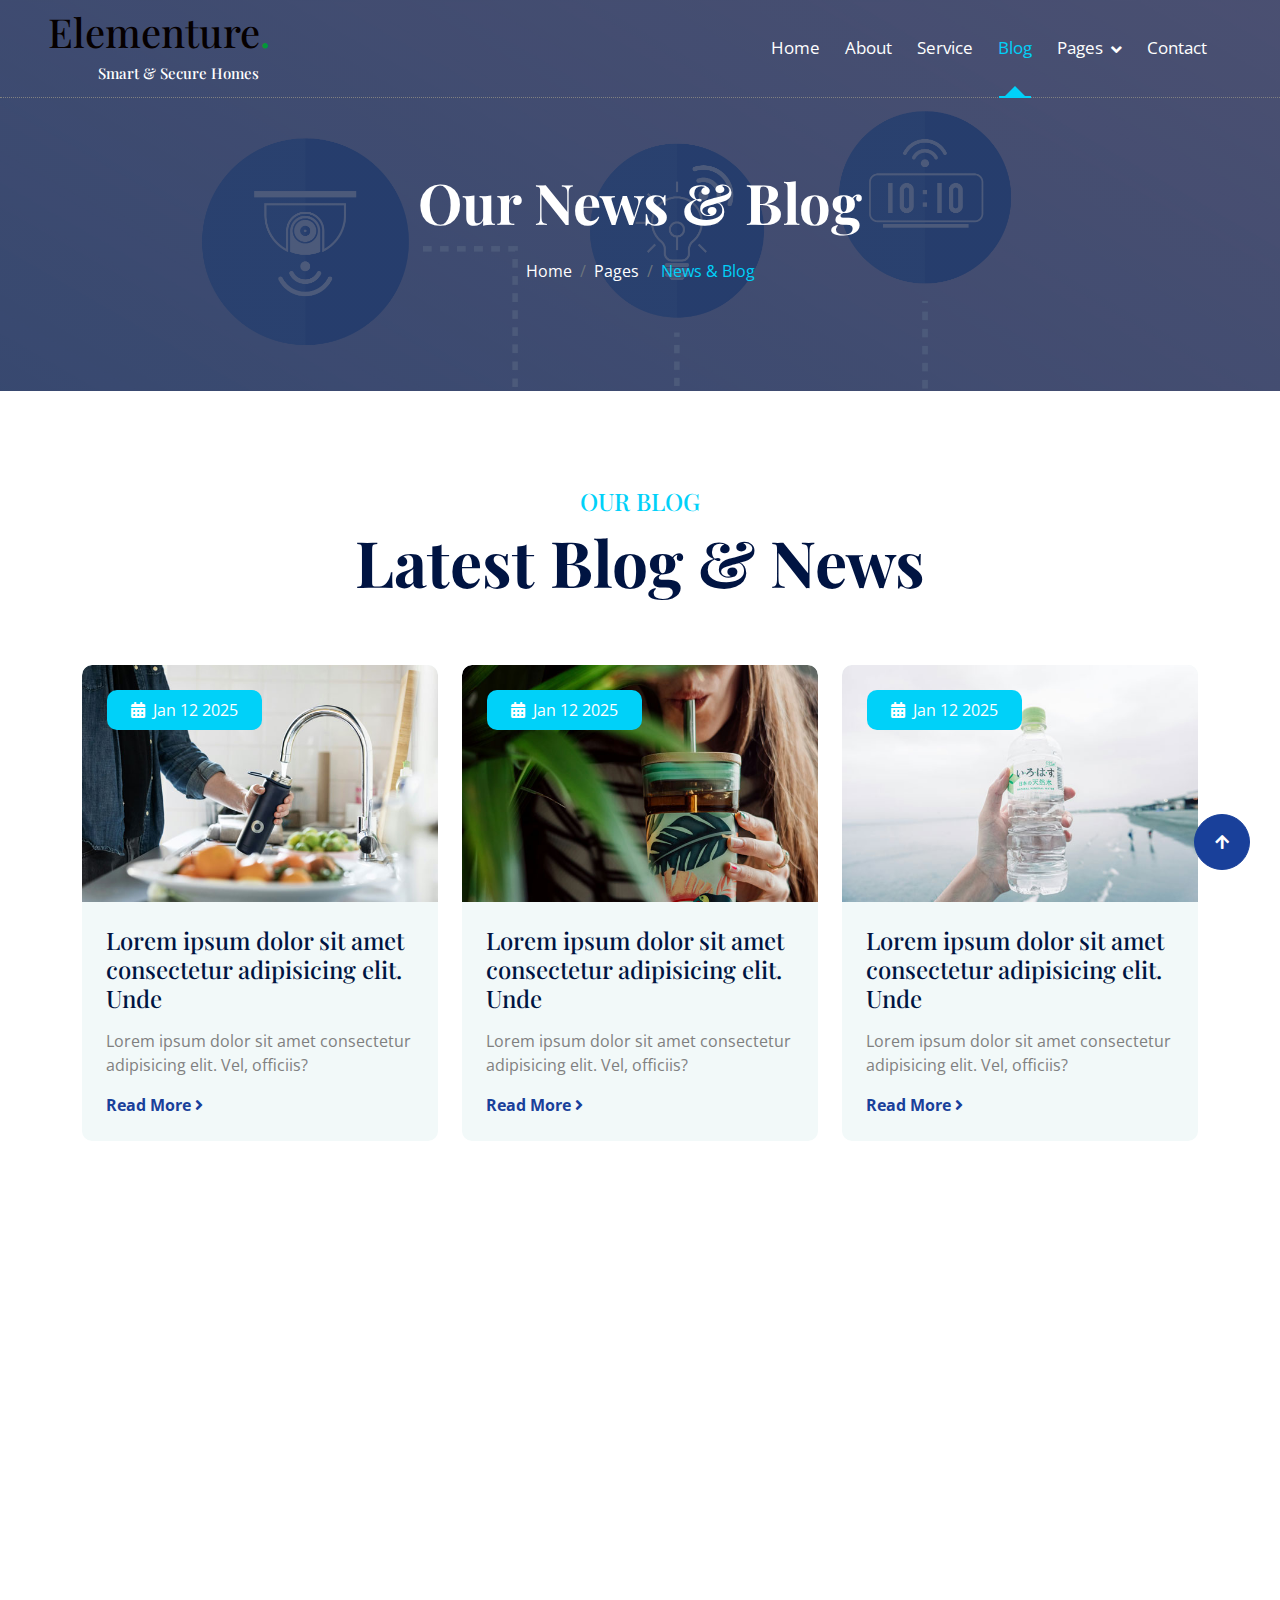
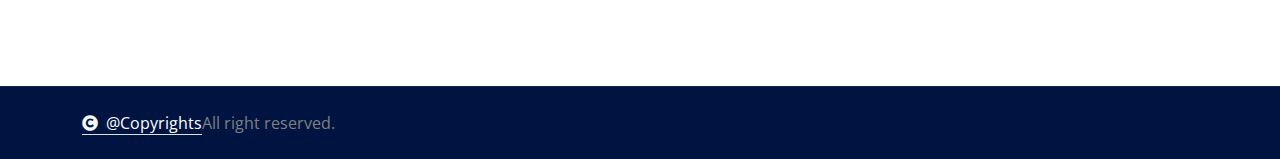
<file: blog.html>
<!DOCTYPE html>
<html lang="en">

    <head>
        <meta charset="utf-8">
        <title>Blog - Elementure</title>
        <meta content="width=device-width, initial-scale=1.0" name="viewport">
        <meta content="" name="keywords">
        <meta content="" name="description">

        <!-- Google Web Fonts -->
        <link rel="preconnect" href="https://fonts.googleapis.com">
        <link rel="preconnect" href="https://fonts.gstatic.com" crossorigin>
        <link href="https://fonts.googleapis.com/css2?family=Open+Sans:ital,wdth,wght@0,75..100,300..800;1,75..100,300..800&family=Playfair+Display:ital,wght@0,400..900;1,400..900&display=swap" rel="stylesheet"> 

        <!-- Icon Font Stylesheet -->
        <link rel="stylesheet" href="https://use.fontawesome.com/releases/v5.15.4/css/all.css"/>
        <link href="https://cdn.jsdelivr.net/npm/bootstrap-icons@1.4.1/font/bootstrap-icons.css" rel="stylesheet">

        <!-- Libraries Stylesheet -->
        <link href="lib/animate/animate.min.css" rel="stylesheet">
        <link href="lib/owlcarousel/assets/owl.carousel.min.css" rel="stylesheet">


        <!-- Customized Bootstrap Stylesheet -->
        <link href="css/bootstrap.min.css" rel="stylesheet">

        <!-- Template Stylesheet -->
        <link href="css/style.css" rel="stylesheet">
    </head>

    <body>

        <!-- Spinner Start -->
        <div id="spinner" class="show bg-white position-fixed translate-middle w-100 vh-100 top-50 start-50 d-flex align-items-center justify-content-center">
            <div class="spinner-border text-primary" style="width: 3rem; height: 3rem;" role="status">
                <span class="sr-only">Loading...</span>
            </div>
        </div>
        <!-- Spinner End -->

        <!-- Navbar & Hero Start -->
        <div class="container-fluid position-relative p-0">
            <nav class="navbar navbar-expand-lg navbar-light px-4 px-lg-5 py-3 py-lg-0">
                <a href="" class="navbar-brand p-0">
                    <h1 class="elementure">Elementure<span class="dot">.</span></h1>
                    <h6 class="smart">Smart & Secure Homes</h6>
                    <!-- <img src="img/logo.png" alt="Logo"> -->
                </a>
                <button class="navbar-toggler" type="button" data-bs-toggle="collapse" data-bs-target="#navbarCollapse">
                    <span class="fa fa-bars"></span>
                </button>
                <div class="collapse navbar-collapse" id="navbarCollapse">
                    <div class="navbar-nav ms-auto py-0">
                        <a href="index.html" class="nav-item nav-link">Home</a>
                        <a href="about.html" class="nav-item nav-link">About</a>
                        <a href="service.html" class="nav-item nav-link">Service</a>
                        <a href="blog.html" class="nav-item nav-link active">Blog</a>
                        <div class="nav-item dropdown">
                            <a href="#" class="nav-link dropdown-toggle" data-bs-toggle="dropdown">Pages</a>
                            <div class="dropdown-menu m-0">
                                <a href="feature.html" class="dropdown-item">Our Feature</a>
                                <a href="product.html" class="dropdown-item">Our Product</a>
                                <a href="team.html" class="dropdown-item">Our Team</a>
                                <a href="testimonial.html" class="dropdown-item">Testimonial</a>
                            
                            </div>
                        </div>
                        <a href="contact.html" class="nav-item nav-link">Contact</a>
                    </div>
                    
                </div>
            </nav>

            <!-- Header Start -->
            <div class="container-fluid bg-breadcrumb">
                <div class="container text-center py-5" style="max-width: 900px;">
                    <h4 class="text-white display-4 mb-4 wow fadeInDown" data-wow-delay="0.1s">Our News & Blog</h4>
                    <ol class="breadcrumb d-flex justify-content-center mb-0 wow fadeInDown" data-wow-delay="0.3s">
                        <li class="breadcrumb-item"><a href="index.html">Home</a></li>
                        <li class="breadcrumb-item"><a href="#">Pages</a></li>
                        <li class="breadcrumb-item active text-primary">News & Blog</li>
                    </ol>    
                </div>
            </div>
            <!-- Header End -->
        </div>
        <!-- Navbar & Hero End -->

        <!-- Modal Search Start -->
        <div class="modal fade" id="searchModal" tabindex="-1" aria-labelledby="exampleModalLabel" aria-hidden="true">
            <div class="modal-dialog modal-fullscreen">
                <div class="modal-content rounded-0">
                    <div class="modal-header">
                        <h4 class="modal-title mb-0" id="exampleModalLabel">Search by keyword</h4>
                        <button type="button" class="btn-close" data-bs-dismiss="modal" aria-label="Close"></button>
                    </div>
                    <div class="modal-body d-flex align-items-center">
                        <div class="input-group w-75 mx-auto d-flex">
                            <input type="search" class="form-control p-3" placeholder="keywords" aria-describedby="search-icon-1">
                            <span id="search-icon-1" class="input-group-text btn border p-3"><i class="fa fa-search text-white"></i></span>
                        </div>
                    </div>
                </div>
            </div>
        </div>
        <!-- Modal Search End -->

        <!-- Blog Start -->
        <div class="container-fluid blog py-5">
            <div class="container py-5">
                <div class="text-center mx-auto pb-5 wow fadeInUp" data-wow-delay="0.2s" style="max-width: 800px;">
                    <h4 class="text-uppercase text-primary">Our Blog</h4>
                    <h1 class="display-3 text-capitalize mb-3">Latest Blog & News</h1>
                </div>
                <div class="row g-4 justify-content-center">
                    <div class="col-lg-6 col-xl-4 wow fadeInUp" data-wow-delay="0.2s">
                        <div class="blog-item">
                            <div class="blog-img">
                                <img src="img/blog-1.jpg" class="img-fluid rounded-top w-100" alt="">
                                <div class="blog-date px-4 py-2"><i class="fa fa-calendar-alt me-1"></i> Jan 12 2025</div>
                            </div>
                            <div class="blog-content rounded-bottom p-4">
                                <a href="#" class="h4 d-inline-block mb-3">Lorem ipsum dolor sit amet consectetur adipisicing elit. Unde</a>
                                <p>Lorem ipsum dolor sit amet consectetur adipisicing elit. Vel, officiis?</p>
                                <a href="#" class="fw-bold text-secondary">Read More <i class="fa fa-angle-right"></i></a>
                            </div>
                        </div>
                    </div>
                    <div class="col-lg-6 col-xl-4 wow fadeInUp" data-wow-delay="0.4s">
                        <div class="blog-item">
                            <div class="blog-img">
                                <img src="img/blog-2.jpg" class="img-fluid rounded-top w-100" alt="">
                                <div class="blog-date px-4 py-2"><i class="fa fa-calendar-alt me-1"></i> Jan 12 2025</div>
                            </div>
                            <div class="blog-content rounded-bottom p-4">
                                <a href="#" class="h4 d-inline-block mb-3">Lorem ipsum dolor sit amet consectetur adipisicing elit. Unde</a>
                                <p>Lorem ipsum dolor sit amet consectetur adipisicing elit. Vel, officiis?</p>
                                <a href="#" class="fw-bold text-secondary">Read More <i class="fa fa-angle-right"></i></a>
                            </div>
                        </div>
                    </div>
                    <div class="col-lg-6 col-xl-4 wow fadeInUp" data-wow-delay="0.6s">
                        <div class="blog-item">
                            <div class="blog-img">
                                <img src="img/blog-3.jpg" class="img-fluid rounded-top w-100" alt="">
                                <div class="blog-date px-4 py-2"><i class="fa fa-calendar-alt me-1"></i> Jan 12 2025</div>
                            </div>
                            <div class="blog-content rounded-bottom p-4">
                                <a href="#" class="h4 d-inline-block mb-3">Lorem ipsum dolor sit amet consectetur adipisicing elit. Unde</a>
                                <p>Lorem ipsum dolor sit amet consectetur adipisicing elit. Vel, officiis?</p>
                                <a href="#" class="fw-bold text-secondary">Read More <i class="fa fa-angle-right"></i></a>
                            </div>
                        </div>
                    </div>
                </div>
            </div>
        </div>
        <!-- Blog End -->

        <!-- Footer Start -->
        <div class="container-fluid footer py-5 wow fadeIn" data-wow-delay="0.2s">
            <div class="container py-5">
                <div class="row g-5 mb-5 align-items-center">
                    
                </div>
                <div class="row g-5">
                    <div class="col-md-6 col-lg-6 col-xl-4">
                        <div class="footer-item d-flex flex-column">
                            <div class="footer-item">
                                <h3 class="text-white mb-4"></i>Elementure<span class="dot">.</span></h3>
                                <p class="mb-3">Elementure. offers cutting-edge products and solutions for smart home automation. Starting with e. as the most promising brand under Elementure Pvt. Ltd.</p>
                            </div>
                        </div>
                    </div>
                    <div class="col-md-6 col-lg-6 col-xl-4">
                        <div class="footer-item d-flex flex-column">
                            <h4 class="text-white mb-4">About Us</h4>
                            <a href="#"><i class="fas fa-angle-right me-2"></i> Why Choose Us</a>
                            <a href="#"><i class="fas fa-angle-right me-2"></i> Contact us</a>
                            <a href="#"><i class="fas fa-angle-right me-2"></i> Terms & Conditions</a>
                        </div>
                    </div>
                    <div class="col-md-6 col-lg-6 col-xl-4">
                        <div class="footer-item d-flex flex-column">
                            <h4 class="text-white mb-4">Contact Info</h4>
                            <a href="#"><i class="fa fa-map-marker-alt me-2"></i> Sakti statements, Bellandur</a>
                            <a href="mailto:info@elementure.tech"><i class="fas fa-envelope me-2"></i> info@elementure.tech</a>
                            <a href="tel:+919980884758"><i class="fas fa-phone me-2"></i> +919980884758</a>
                            <a href="tel:+919980884758" class="mb-3"><i class="fas fa-print me-2"></i> +919980884758</a>
                        </div>
                    </div>
                </div>
                <div class="col-lg-12">
                    <div class="d-flex align-items-center justify-content-center justify-content-lg-end">
                        <a class="btn btn-secondary btn-md-square rounded-circle me-3" href=""><i class="fab fa-facebook-f"></i></a>
                        <a class="btn btn-secondary btn-md-square rounded-circle me-3" href=""><i class="fab fa-twitter"></i></a>
                        <a class="btn btn-secondary btn-md-square rounded-circle me-3" href=""><i class="fab fa-instagram"></i></a>
                        <a class="btn btn-secondary btn-md-square rounded-circle me-0" href=""><i class="fab fa-linkedin-in"></i></a>
                    </div>
                </div>
            </div>
        </div>
        <!-- Footer End -->

        
        <!-- Copyright Start -->
        <div class="container-fluid copyright py-4">
            <div class="container">
                <div class="row g-4 align-items-center">
                    <div class="col-md-6 text-center text-md-start mb-md-0">
                        <span class="text-body"><a href="#" class="border-bottom text-white"><i class="fas fa-copyright text-light me-2"></i>@Copyrights</a>All right reserved.</span>
                    </div>
                    
                </div>
            </div>
        </div>
        <!-- Copyright End -->



        <!-- Back to Top -->
        <a href="#" class="btn btn-secondary btn-lg-square rounded-circle back-to-top"><i class="fa fa-arrow-up"></i></a>   

        
    <!-- JavaScript Libraries -->
    <script src="https://ajax.googleapis.com/ajax/libs/jquery/3.6.4/jquery.min.js"></script>
    <script src="https://cdn.jsdelivr.net/npm/bootstrap@5.0.0/dist/js/bootstrap.bundle.min.js"></script>
    <script src="lib/wow/wow.min.js"></script>
    <script src="lib/easing/easing.min.js"></script>
    <script src="lib/waypoints/waypoints.min.js"></script>
    <script src="lib/counterup/counterup.min.js"></script>
    <script src="lib/owlcarousel/owl.carousel.min.js"></script>
    

    <!-- Template Javascript -->
    <script src="js/main.js"></script>
    </body>

</html>
</file>
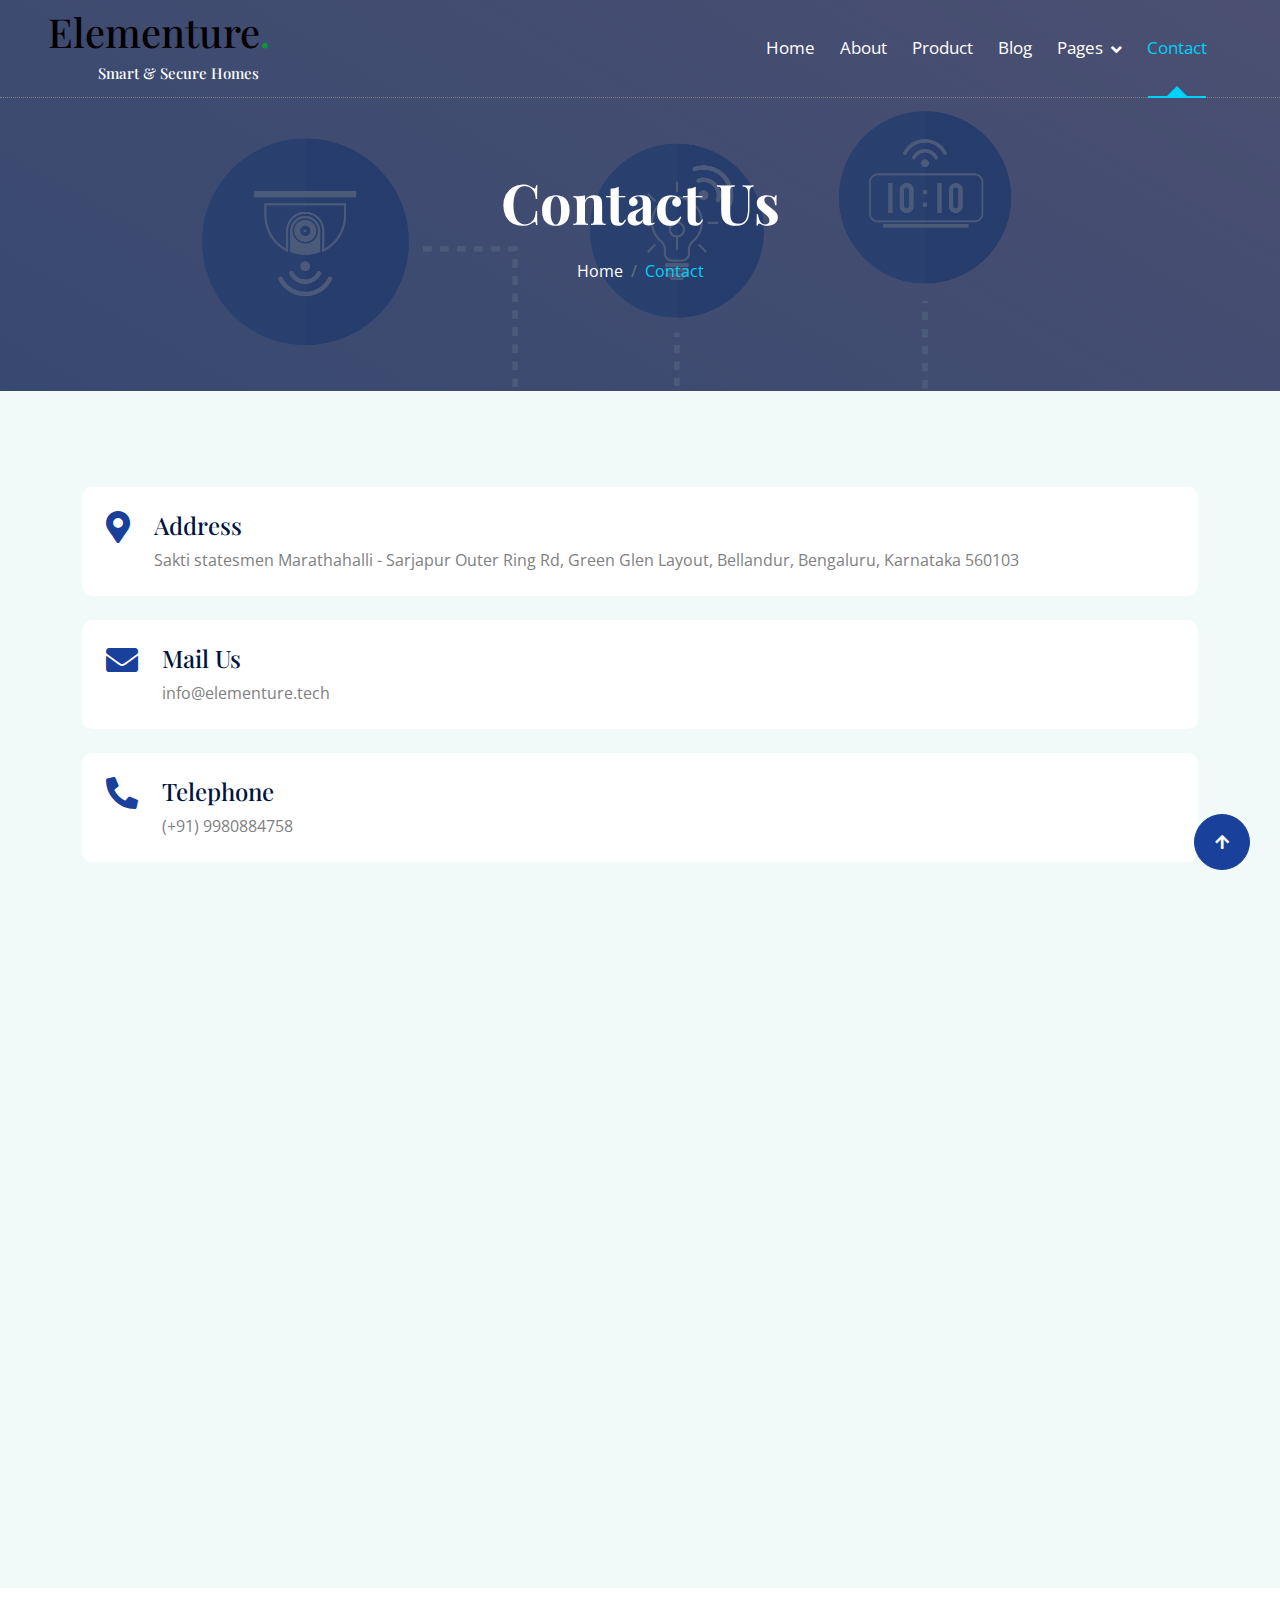
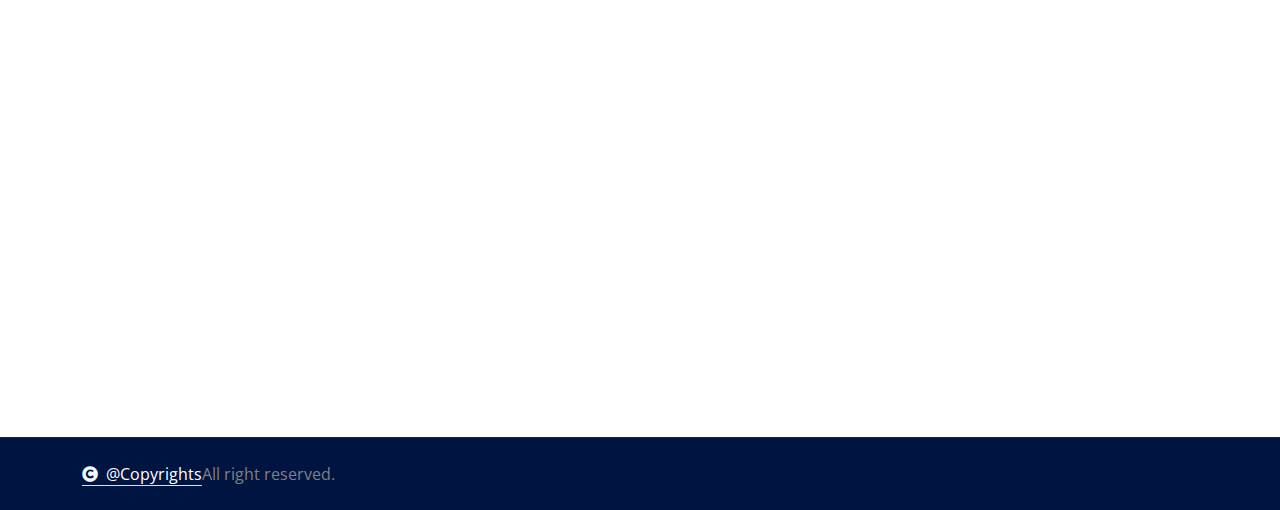
<file: contact.html>
<!DOCTYPE html>
<html lang="en">

    <head>
        <meta charset="utf-8">
        <title>Contact - Elementure</title>
        <meta content="width=device-width, initial-scale=1.0" name="viewport">
        <meta content="" name="keywords">
        <meta content="" name="description">

        <!-- Google Web Fonts -->
        <link rel="preconnect" href="https://fonts.googleapis.com">
        <link rel="preconnect" href="https://fonts.gstatic.com" crossorigin>
        <link href="https://fonts.googleapis.com/css2?family=Open+Sans:ital,wdth,wght@0,75..100,300..800;1,75..100,300..800&family=Playfair+Display:ital,wght@0,400..900;1,400..900&display=swap" rel="stylesheet"> 

        <!-- Icon Font Stylesheet -->
        <link rel="stylesheet" href="https://use.fontawesome.com/releases/v5.15.4/css/all.css"/>
        <link href="https://cdn.jsdelivr.net/npm/bootstrap-icons@1.4.1/font/bootstrap-icons.css" rel="stylesheet">

        <!-- Libraries Stylesheet -->
        <link href="lib/animate/animate.min.css" rel="stylesheet">
        <link href="lib/owlcarousel/assets/owl.carousel.min.css" rel="stylesheet">


        <!-- Customized Bootstrap Stylesheet -->
        <link href="css/bootstrap.min.css" rel="stylesheet">

        <!-- Template Stylesheet -->
        <link href="css/style.css" rel="stylesheet">
    </head>

    <body>

        <!-- Spinner Start -->
        <div id="spinner" class="show bg-white position-fixed translate-middle w-100 vh-100 top-50 start-50 d-flex align-items-center justify-content-center">
            <div class="spinner-border text-primary" style="width: 3rem; height: 3rem;" role="status">
                <span class="sr-only">Loading...</span>
            </div>
        </div>
        <!-- Spinner End -->

        <!-- Navbar & Hero Start -->
        <div class="container-fluid position-relative p-0">
            <nav class="navbar navbar-expand-lg navbar-light px-4 px-lg-5 py-3 py-lg-0">
                <a href="" class="navbar-brand p-0">
                    <h1 class="elementure">Elementure<span class="dot">.</span></h1>
                    <h6 class ="smart">Smart & Secure Homes</h6>
                </a>
                <button class="navbar-toggler" type="button" data-bs-toggle="collapse" data-bs-target="#navbarCollapse">
                    <span class="fa fa-bars"></span>
                </button>
                <div class="collapse navbar-collapse" id="navbarCollapse">
                    <div class="navbar-nav ms-auto py-0">
                        <a href="index.html" class="nav-item nav-link">Home</a>
                        <a href="about.html" class="nav-item nav-link">About</a>
                        <a href="product.html" class="nav-item nav-link">Product</a>
                        <a href="blog.html" class="nav-item nav-link">Blog</a>
                        <div class="nav-item dropdown">
                            <a href="#" class="nav-link dropdown-toggle" data-bs-toggle="dropdown">Pages</a>
                            <div class="dropdown-menu m-0">
                                <a href="feature.html" class="dropdown-item">Our Feature</a>
                                <a href="service.html" class="dropdown-item">Our service</a>
                                <a href="team.html" class="dropdown-item">Our Team</a>
                                <a href="testimonial.html" class="dropdown-item">Testimonial</a>
                                
                            </div>
                        </div>
                        <a href="contact.html" class="nav-item nav-link active">Contact</a>
                    </div>
                   
                </div>
            </nav>

            <!-- Header Start -->
            <div class="container-fluid bg-breadcrumb">
                <div class="container text-center py-5" style="max-width: 900px;">
                    <h4 class="text-white display-4 mb-4 wow fadeInDown" data-wow-delay="0.1s">Contact Us</h4>
                    <ol class="breadcrumb d-flex justify-content-center mb-0 wow fadeInDown" data-wow-delay="0.3s">
                        <li class="breadcrumb-item"><a href="index.html">Home</a></li>
                        <li class="breadcrumb-item active text-primary">Contact</li>
                    </ol>    
                </div>
            </div>
            <!-- Header End -->
        </div>
        <!-- Navbar & Hero End -->

        <!-- Contact Start -->
        <div class="container-fluid contact bg-light py-5">
            <div class="container py-5">
                <div class="row g-5">
                    <div class="col-lg" data-wow-delay="0.4s">
                        <div class="row g-4">
                            <div class="col-12">
                                <div class="d-inline-flex rounded bg-white w-100 p-4">
                                    <i class="fas fa-map-marker-alt fa-2x text-secondary me-4"></i>
                                    <div>
                                        <h4>Address</h4>
                                        <p class="mb-0">Sakti statesmen Marathahalli - Sarjapur Outer Ring Rd, 
                                            Green Glen Layout, Bellandur, 
                                            Bengaluru, Karnataka 560103</p>
                                    </div>
                                </div>
                            </div>
                            <div class="col-12">
                                <div class="d-inline-flex rounded bg-white w-100 p-4">
                                    <i class="fas fa-envelope fa-2x text-secondary me-4"></i>
                                    <div>
                                        <h4>Mail Us</h4>
                                        <p class="mb-0">info@elementure.tech</p>
                                    </div>
                                </div>
                            </div>
                            <div class="col-12">
                                <div class="d-inline-flex rounded bg-white w-100 p-4">
                                    <i class="fa fa-phone-alt fa-2x text-secondary me-4"></i>
                                    <div>
                                        <h4>Telephone</h4>
                                        <p class="mb-0">(+91) 9980884758</p>
                                    </div>
                                </div>
                            </div>
                        
                            <div class="col-12">
                                <div class="h-100 overflow-hidden">
                                    <!-- <iframe class="w-100 rounded" style="height: 400px;" src=""></iframe> -->
                                    <iframe class="w-100 rounded" style="height: 600px;" src="https://www.google.com/maps/embed?pb=!1m17!1m12!1m3!1d3888.7506126999074!2d77.66493497507562!3d12.92374378738727!2m3!1f0!2f0!3f0!3m2!1i1024!2i768!4f13.1!3m2!1m1!2zMTLCsDU1JzI1LjUiTiA3N8KwNDAnMDMuMCJF!5e0!3m2!1sen!2sin!4v1754915086417!5m2!1sen!2sin" style="border:0;" allowfullscreen="" loading="lazy" referrerpolicy="no-referrer-when-downgrade"></iframe>
                                </div>
                            </div>
                        </div>
                    </div>
                </div>
            </div>
        </div>
        <!-- Contact End -->

        <!-- Footer Start -->
        <div class="container-fluid footer py-5 wow fadeIn" data-wow-delay="0.2s">
            <div class="container py-5">
                <div class="row g-5 mb-5 align-items-center">
                    
                </div>
                <div class="row g-5">
                    <div class="col-md-6 col-lg-6 col-xl-4">
                        <div class="footer-item d-flex flex-column">
                            <div class="footer-item">
                                <h3 class="text-white mb-4"></i>Elementure<span class="dot">.</span></h3>
                                <p class="mb-3">Elementure. offers cutting-edge products and solutions for smart home automation. Starting with e. as the most promising brand under Elementure Pvt. Ltd.</p>
                            </div>
                        </div>
                    </div>
                    <div class="col-md-6 col-lg-6 col-xl-4">
                        <div class="footer-item d-flex flex-column">
                            <h4 class="text-white mb-4">About Us</h4>
                            <a href="#"><i class="fas fa-angle-right me-2"></i> Why Choose Us</a>
                            <a href="#"><i class="fas fa-angle-right me-2"></i> Contact us</a>
                            <a href="#"><i class="fas fa-angle-right me-2"></i> Terms & Conditions</a>
                        </div>
                    </div>
                    <div class="col-md-6 col-lg-6 col-xl-4">
                        <div class="footer-item d-flex flex-column">
                            <h4 class="text-white mb-4">Contact Info</h4>
                            <a href="#"><i class="fa fa-map-marker-alt me-2"></i> Sakti statements, Bellandur</a>
                            <a href="mailto:info@elementure.tech"><i class="fas fa-envelope me-2"></i> info@elementure.tech</a>
                            <a href="tel:+919980884758"><i class="fas fa-phone me-2"></i> +919980884758</a>
                            <a href="tel:+919980884758" class="mb-3"><i class="fas fa-print me-2"></i> +919980884758</a>
                        </div>
                    </div>
                </div>
                <div class="col-lg-10">
                    <div class="d-flex align-items-center justify-content-center justify-content-lg-end">
                        <a class="btn btn-secondary btn-md-square rounded-circle me-3" href=""><i class="fab fa-facebook-f"></i></a>
                        <a class="btn btn-secondary btn-md-square rounded-circle me-3" href=""><i class="fab fa-twitter"></i></a>
                        <a class="btn btn-secondary btn-md-square rounded-circle me-3" href=""><i class="fab fa-instagram"></i></a>
                        <a class="btn btn-secondary btn-md-square rounded-circle me-0" href=""><i class="fab fa-linkedin-in"></i></a>
                    </div>
                </div>
            </div>
        </div>
        <!-- Footer End -->

        
        <!-- Copyright Start -->
        <div class="container-fluid copyright py-4">
            <div class="container">
                <div class="row g-4 align-items-center">
                    <div class="col-md-6 text-center text-md-start mb-md-0">
                        <span class="text-body"><a href="#" class="border-bottom text-white"><i class="fas fa-copyright text-light me-2"></i>@Copyrights</a>All right reserved.</span>
                    </div>
                    
                </div>
            </div>
        </div>
        <!-- Copyright End -->


        <!-- Back to Top -->
        <a href="#" class="btn btn-secondary btn-lg-square rounded-circle back-to-top"><i class="fa fa-arrow-up"></i></a>   

        
    <!-- JavaScript Libraries -->
    <script src="https://ajax.googleapis.com/ajax/libs/jquery/3.6.4/jquery.min.js"></script>
    <script src="https://cdn.jsdelivr.net/npm/bootstrap@5.0.0/dist/js/bootstrap.bundle.min.js"></script>
    <script src="lib/wow/wow.min.js"></script>
    <script src="lib/easing/easing.min.js"></script>
    <script src="lib/waypoints/waypoints.min.js"></script>
    <script src="lib/counterup/counterup.min.js"></script>
    <script src="lib/owlcarousel/owl.carousel.min.js"></script>
    

    <!-- Template Javascript -->
    <script src="js/main.js"></script>
    </body>

</html>
</file>
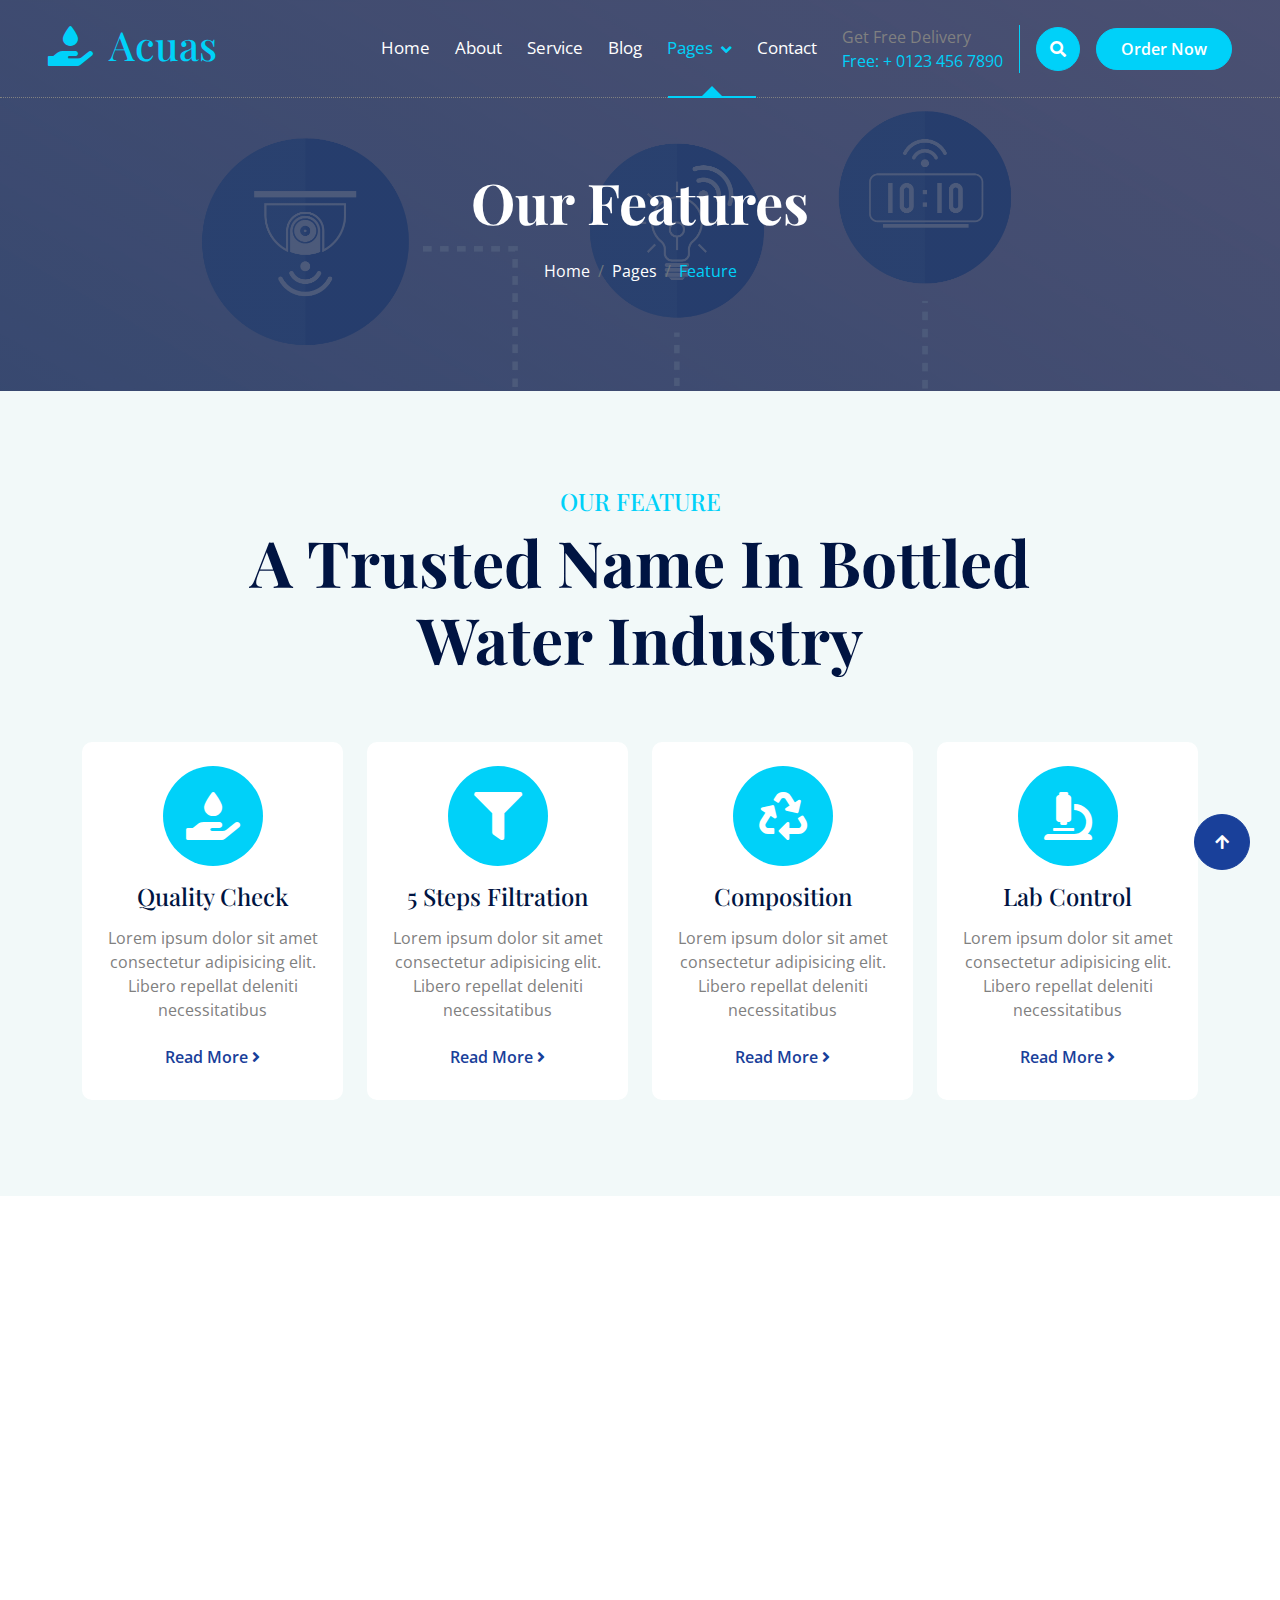
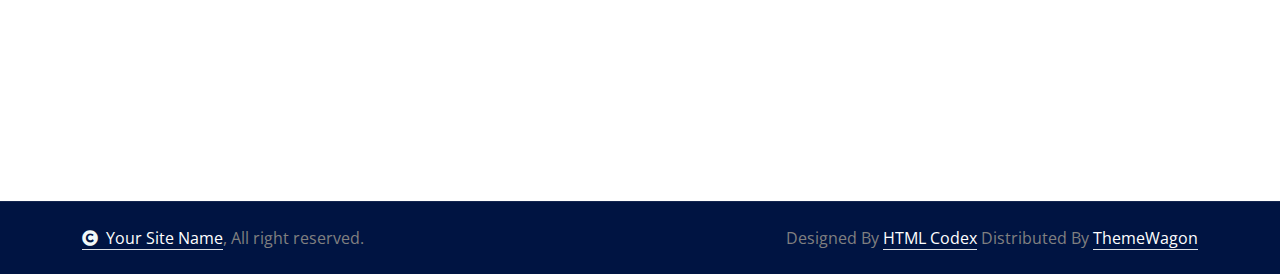
<file: feature.html>
<!DOCTYPE html>
<html lang="en">

    <head>
        <meta charset="utf-8">
        <title>Acuas - Drinking Water Website Template</title>
        <meta content="width=device-width, initial-scale=1.0" name="viewport">
        <meta content="" name="keywords">
        <meta content="" name="description">

        <!-- Google Web Fonts -->
        <link rel="preconnect" href="https://fonts.googleapis.com">
        <link rel="preconnect" href="https://fonts.gstatic.com" crossorigin>
        <link href="https://fonts.googleapis.com/css2?family=Open+Sans:ital,wdth,wght@0,75..100,300..800;1,75..100,300..800&family=Playfair+Display:ital,wght@0,400..900;1,400..900&display=swap" rel="stylesheet"> 

        <!-- Icon Font Stylesheet -->
        <link rel="stylesheet" href="https://use.fontawesome.com/releases/v5.15.4/css/all.css"/>
        <link href="https://cdn.jsdelivr.net/npm/bootstrap-icons@1.4.1/font/bootstrap-icons.css" rel="stylesheet">

        <!-- Libraries Stylesheet -->
        <link href="lib/animate/animate.min.css" rel="stylesheet">
        <link href="lib/owlcarousel/assets/owl.carousel.min.css" rel="stylesheet">


        <!-- Customized Bootstrap Stylesheet -->
        <link href="css/bootstrap.min.css" rel="stylesheet">

        <!-- Template Stylesheet -->
        <link href="css/style.css" rel="stylesheet">
    </head>

    <body>

        <!-- Spinner Start -->
        <div id="spinner" class="show bg-white position-fixed translate-middle w-100 vh-100 top-50 start-50 d-flex align-items-center justify-content-center">
            <div class="spinner-border text-primary" style="width: 3rem; height: 3rem;" role="status">
                <span class="sr-only">Loading...</span>
            </div>
        </div>
        <!-- Spinner End -->

        <!-- Navbar & Hero Start -->
        <div class="container-fluid position-relative p-0">
            <nav class="navbar navbar-expand-lg navbar-light px-4 px-lg-5 py-3 py-lg-0">
                <a href="" class="navbar-brand p-0">
                    <h1 class="text-primary"><i class="fas fa-hand-holding-water me-3"></i>Acuas</h1>
                    <!-- <img src="img/logo.png" alt="Logo"> -->
                </a>
                <button class="navbar-toggler" type="button" data-bs-toggle="collapse" data-bs-target="#navbarCollapse">
                    <span class="fa fa-bars"></span>
                </button>
                <div class="collapse navbar-collapse" id="navbarCollapse">
                    <div class="navbar-nav ms-auto py-0">
                        <a href="index.html" class="nav-item nav-link">Home</a>
                        <a href="about.html" class="nav-item nav-link">About</a>
                        <a href="service.html" class="nav-item nav-link">Service</a>
                        <a href="blog.html" class="nav-item nav-link">Blog</a>
                        <div class="nav-item dropdown active">
                            <a href="#" class="nav-link dropdown-toggle active" data-bs-toggle="dropdown">Pages</a>
                            <div class="dropdown-menu m-0">
                                <a href="feature.html" class="dropdown-item active">Our Feature</a>
                                <a href="product.html" class="dropdown-item">Our Product</a>
                                <a href="team.html" class="dropdown-item">Our Team</a>
                                <a href="testimonial.html" class="dropdown-item">Testimonial</a>
                            
                            </div>
                        </div>
                        <a href="contact.html" class="nav-item nav-link">Contact</a>
                    </div>
                    <div class="d-none d-xl-flex me-3">
                        <div class="d-flex flex-column pe-3 border-end border-primary">
                            <span class="text-body">Get Free Delivery</span>
                            <a href="tel:+4733378901"><span class="text-primary">Free: + 0123 456 7890</span></a>
                        </div>
                    </div>
                    <button class="btn btn-primary btn-md-square d-flex flex-shrink-0 mb-3 mb-lg-0 rounded-circle me-3" data-bs-toggle="modal" data-bs-target="#searchModal"><i class="fas fa-search"></i></button>
                    <a href="" class="btn btn-primary rounded-pill d-inline-flex flex-shrink-0 py-2 px-4">Order Now</a>
                </div>
            </nav>

            <!-- Header Start -->
            <div class="container-fluid bg-breadcrumb">
                <div class="container text-center py-5" style="max-width: 900px;">
                    <h4 class="text-white display-4 mb-4 wow fadeInDown" data-wow-delay="0.1s">Our Features</h4>
                    <ol class="breadcrumb d-flex justify-content-center mb-0 wow fadeInDown" data-wow-delay="0.3s">
                        <li class="breadcrumb-item"><a href="index.html">Home</a></li>
                        <li class="breadcrumb-item"><a href="#">Pages</a></li>
                        <li class="breadcrumb-item active text-primary">Feature</li>
                    </ol>    
                </div>
            </div>
            <!-- Header End -->
        </div>
        <!-- Navbar & Hero End -->

        <!-- Modal Search Start -->
        <div class="modal fade" id="searchModal" tabindex="-1" aria-labelledby="exampleModalLabel" aria-hidden="true">
            <div class="modal-dialog modal-fullscreen">
                <div class="modal-content rounded-0">
                    <div class="modal-header">
                        <h4 class="modal-title mb-0" id="exampleModalLabel">Search by keyword</h4>
                        <button type="button" class="btn-close" data-bs-dismiss="modal" aria-label="Close"></button>
                    </div>
                    <div class="modal-body d-flex align-items-center">
                        <div class="input-group w-75 mx-auto d-flex">
                            <input type="search" class="form-control p-3" placeholder="keywords" aria-describedby="search-icon-1">
                            <span id="search-icon-1" class="input-group-text btn border p-3"><i class="fa fa-search text-white"></i></span>
                        </div>
                    </div>
                </div>
            </div>
        </div>
        <!-- Modal Search End -->

        <!-- feature Start -->
        <div class="container-fluid feature bg-light py-5">
            <div class="container py-5">
                <div class="text-center mx-auto pb-5 wow fadeInUp" data-wow-delay="0.2s" style="max-width: 800px;">
                    <h4 class="text-uppercase text-primary">Our Feature</h4>
                    <h1 class="display-3 text-capitalize mb-3">A Trusted Name In Bottled Water Industry</h1>
                </div>
                <div class="row g-4">
                    <div class=" col-md-6 col-lg-6 col-xl-3 wow fadeInUp" data-wow-delay="0.2s">
                        <div class="feature-item p-4">
                            <div class="feature-icon mb-3"><i class="fas fa-hand-holding-water text-white fa-3x"></i></div>
                            <a href="#" class="h4 mb-3">Quality Check</a>
                            <p class="mb-3">Lorem ipsum dolor sit amet consectetur adipisicing elit. Libero repellat deleniti necessitatibus</p>
                            <a href="#" class="btn text-secondary">Read More <i class="fa fa-angle-right"></i></a>
                        </div>
                    </div>
                    <div class="col-md-6 col-lg-6 col-xl-3 wow fadeInUp" data-wow-delay="0.4s">
                        <div class="feature-item p-4">
                            <div class="feature-icon mb-3"><i class="fas fa-filter text-white fa-3x"></i></div>
                            <a href="#" class="h4 mb-3">5 Steps Filtration</a>
                            <p class="mb-3">Lorem ipsum dolor sit amet consectetur adipisicing elit. Libero repellat deleniti necessitatibus</p>
                            <a href="#" class="btn text-secondary">Read More <i class="fa fa-angle-right"></i></a>
                        </div>
                    </div>
                    <div class="col-md-6 col-lg-6 col-xl-3 wow fadeInUp" data-wow-delay="0.6s">
                        <div class="feature-item p-4">
                            <div class="feature-icon mb-3"><i class="fas fa-recycle text-white fa-3x"></i></div>
                            <a href="#" class="h4 mb-3">Composition</a>
                            <p class="mb-3">Lorem ipsum dolor sit amet consectetur adipisicing elit. Libero repellat deleniti necessitatibus</p>
                            <a href="#" class="btn text-secondary">Read More <i class="fa fa-angle-right"></i></a>
                        </div>
                    </div>
                    <div class="col-md-6 col-lg-6 col-xl-3 wow fadeInUp" data-wow-delay="0.8s">
                        <div class="feature-item p-4">
                            <div class="feature-icon mb-3"><i class="fas fa-microscope text-white fa-3x"></i></div>
                            <a href="#" class="h4 mb-3">Lab Control</a>
                            <p class="mb-3">Lorem ipsum dolor sit amet consectetur adipisicing elit. Libero repellat deleniti necessitatibus</p>
                            <a href="#" class="btn text-secondary">Read More <i class="fa fa-angle-right"></i></a>
                        </div>
                    </div>
                </div>
            </div>
        </div>
        <!-- feature End -->

        <!-- Footer Start -->
        <div class="container-fluid footer py-5 wow fadeIn" data-wow-delay="0.2s">
            <div class="container py-5">
                <div class="row g-5 mb-5 align-items-center">
                    <div class="col-lg-7">
                        <div class="position-relative mx-auto">
                            <input class="form-control rounded-pill w-100 py-3 ps-4 pe-5" type="text" placeholder="Email address to Subscribe">
                            <button type="button" class="btn btn-secondary rounded-pill position-absolute top-0 end-0 py-2 px-4 mt-2 me-2">Subscribe</button>
                        </div>
                    </div>
                    <div class="col-lg-5">
                        <div class="d-flex align-items-center justify-content-center justify-content-lg-end">
                            <a class="btn btn-secondary btn-md-square rounded-circle me-3" href=""><i class="fab fa-facebook-f"></i></a>
                            <a class="btn btn-secondary btn-md-square rounded-circle me-3" href=""><i class="fab fa-twitter"></i></a>
                            <a class="btn btn-secondary btn-md-square rounded-circle me-3" href=""><i class="fab fa-instagram"></i></a>
                            <a class="btn btn-secondary btn-md-square rounded-circle me-0" href=""><i class="fab fa-linkedin-in"></i></a>
                        </div>
                    </div>
                </div>
                <div class="row g-5">
                    <div class="col-md-6 col-lg-6 col-xl-3">
                        <div class="footer-item d-flex flex-column">
                            <div class="footer-item">
                                <h3 class="text-white mb-4"><i class="fas fa-hand-holding-water text-primary me-3"></i>Acuas</h3>
                                <p class="mb-3">Dolor amet sit justo amet elitr clita ipsum elitr est.Lorem ipsum dolor sit amet, consectetur adipiscing elit consectetur adipiscing elit.</p>
                            </div>
                            <div class="position-relative">
                                <input class="form-control rounded-pill w-100 py-3 ps-4 pe-5" type="text" placeholder="Enter your email">
                                <button type="button" class="btn btn-secondary rounded-pill position-absolute top-0 end-0 py-2 mt-2 me-2">SignUp</button>
                            </div>
                        </div>
                    </div>
                    <div class="col-md-6 col-lg-6 col-xl-3">
                        <div class="footer-item d-flex flex-column">
                            <h4 class="text-white mb-4">About Us</h4>
                            <a href="#"><i class="fas fa-angle-right me-2"></i> Why Choose Us</a>
                            <a href="#"><i class="fas fa-angle-right me-2"></i> Free Water Bottles</a>
                            <a href="#"><i class="fas fa-angle-right me-2"></i> Water Dispensers</a>
                            <a href="#"><i class="fas fa-angle-right me-2"></i> Bottled Water Coolers</a>
                            <a href="#"><i class="fas fa-angle-right me-2"></i> Contact us</a>
                            <a href="#"><i class="fas fa-angle-right me-2"></i> Terms & Conditions</a>
                        </div>
                    </div>
                    <div class="col-md-6 col-lg-6 col-xl-3">
                        <div class="footer-item d-flex flex-column">
                            <h4 class="text-white mb-4">Business Hours</h4>
                            <div class="mb-3">
                                <h6 class="text-muted mb-0">Mon - Friday:</h6>
                                <p class="text-white mb-0">09.00 am to 07.00 pm</p>
                            </div>
                            <div class="mb-3">
                                <h6 class="text-muted mb-0">Saturday:</h6>
                                <p class="text-white mb-0">10.00 am to 05.00 pm</p>
                            </div>
                            <div class="mb-3">
                                <h6 class="text-muted mb-0">Vacation:</h6>
                                <p class="text-white mb-0">All Sunday is our vacation</p>
                            </div>
                        </div>
                    </div>
                    <div class="col-md-6 col-lg-6 col-xl-3">
                        <div class="footer-item d-flex flex-column">
                            <h4 class="text-white mb-4">Contact Info</h4>
                            <a href="#"><i class="fa fa-map-marker-alt me-2"></i> 123 Street, New York, USA</a>
                            <a href="mailto:info@example.com"><i class="fas fa-envelope me-2"></i> info@example.com</a>
                            <a href="mailto:info@example.com"><i class="fas fa-envelope me-2"></i> info@example.com</a>
                            <a href="tel:+012 345 67890"><i class="fas fa-phone me-2"></i> +012 345 67890</a>
                            <a href="tel:+012 345 67890" class="mb-3"><i class="fas fa-print me-2"></i> +012 345 67890</a>
                        </div>
                    </div>
                </div>
            </div>
        </div>
        <!-- Footer End -->

        
        <!-- Copyright Start -->
        <div class="container-fluid copyright py-4">
            <div class="container">
                <div class="row g-4 align-items-center">
                    <div class="col-md-6 text-center text-md-start mb-md-0">
                        <span class="text-body"><a href="#" class="border-bottom text-white"><i class="fas fa-copyright text-light me-2"></i>Your Site Name</a>, All right reserved.</span>
                    </div>
                    <div class="col-md-6 text-center text-md-end text-body">
                        <!--/*** This template is free as long as you keep the below author’s credit link/attribution link/backlink. ***/-->
                        <!--/*** If you'd like to use the template without the below author’s credit link/attribution link/backlink, ***/-->
                        <!--/*** you can purchase the Credit Removal License from "https://htmlcodex.com/credit-removal". ***/-->
                        Designed By <a class="border-bottom text-white" href="https://htmlcodex.com">HTML Codex</a> Distributed By <a class="border-bottom text-white" href="https://themewagon.com">ThemeWagon</a>
                    </div>
                </div>
            </div>
        </div>
        <!-- Copyright End -->


        <!-- Back to Top -->
        <a href="#" class="btn btn-secondary btn-lg-square rounded-circle back-to-top"><i class="fa fa-arrow-up"></i></a>   

        
    <!-- JavaScript Libraries -->
    <script src="https://ajax.googleapis.com/ajax/libs/jquery/3.6.4/jquery.min.js"></script>
    <script src="https://cdn.jsdelivr.net/npm/bootstrap@5.0.0/dist/js/bootstrap.bundle.min.js"></script>
    <script src="lib/wow/wow.min.js"></script>
    <script src="lib/easing/easing.min.js"></script>
    <script src="lib/waypoints/waypoints.min.js"></script>
    <script src="lib/counterup/counterup.min.js"></script>
    <script src="lib/owlcarousel/owl.carousel.min.js"></script>
    

    <!-- Template Javascript -->
    <script src="js/main.js"></script>
    </body>

</html>
</file>
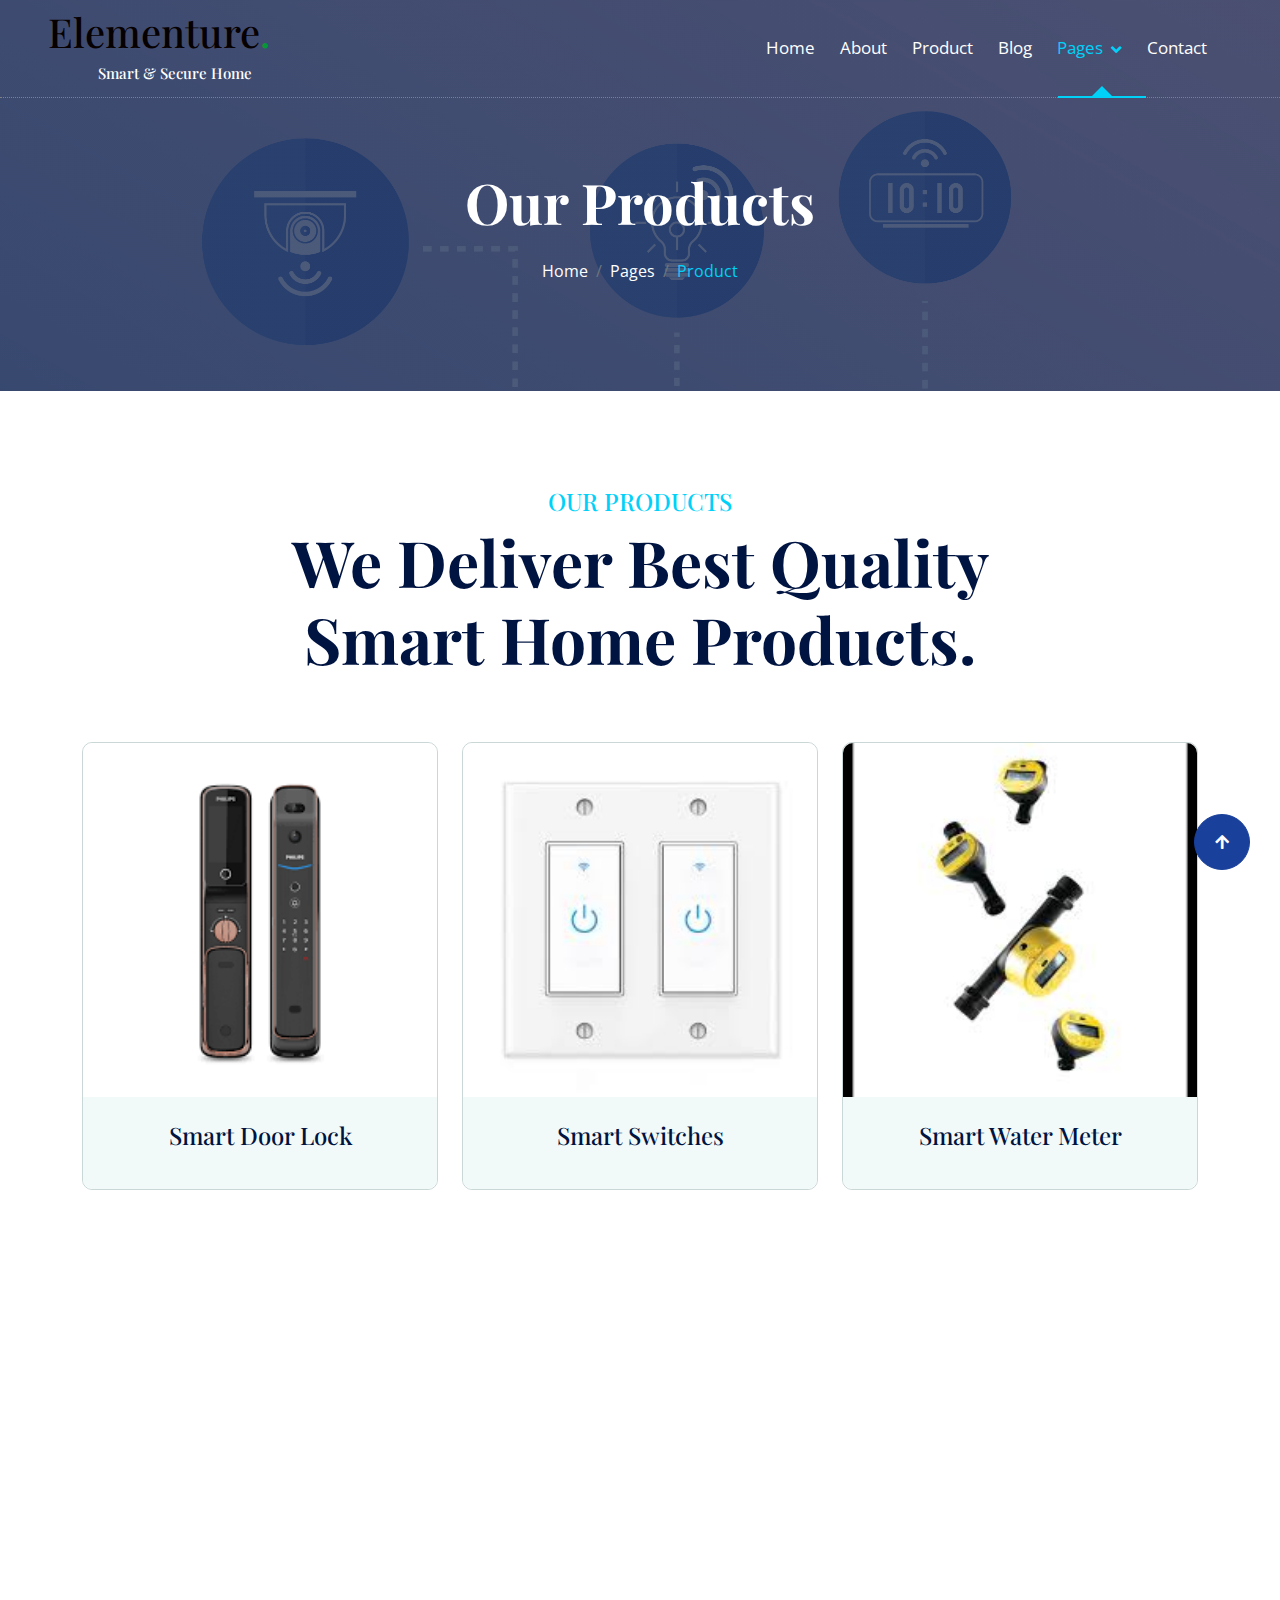
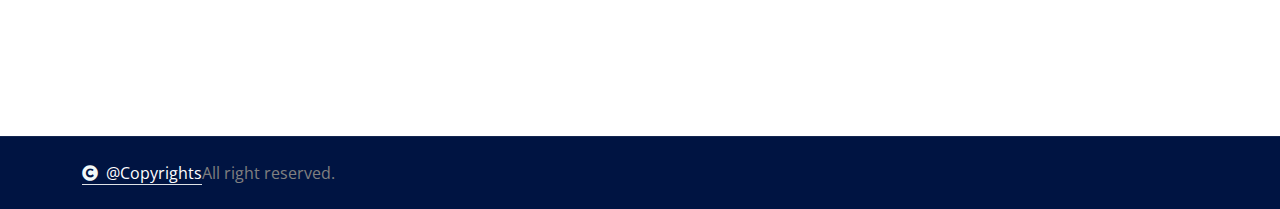
<file: product.html>
<!DOCTYPE html>
<html lang="en">

    <head>
        <meta charset="utf-8">
        <title>Product - Elementure</title>
        <meta content="width=device-width, initial-scale=1.0" name="viewport">
        <meta content="" name="keywords">
        <meta content="" name="description">

        <!-- Google Web Fonts -->
        <link rel="preconnect" href="https://fonts.googleapis.com">
        <link rel="preconnect" href="https://fonts.gstatic.com" crossorigin>
        <link href="https://fonts.googleapis.com/css2?family=Open+Sans:ital,wdth,wght@0,75..100,300..800;1,75..100,300..800&family=Playfair+Display:ital,wght@0,400..900;1,400..900&display=swap" rel="stylesheet"> 

        <!-- Icon Font Stylesheet -->
        <link rel="stylesheet" href="https://use.fontawesome.com/releases/v5.15.4/css/all.css"/>
        <link href="https://cdn.jsdelivr.net/npm/bootstrap-icons@1.4.1/font/bootstrap-icons.css" rel="stylesheet">

        <!-- Libraries Stylesheet -->
        <link href="lib/animate/animate.min.css" rel="stylesheet">
        <link href="lib/owlcarousel/assets/owl.carousel.min.css" rel="stylesheet">


        <!-- Customized Bootstrap Stylesheet -->
        <link href="css/bootstrap.min.css" rel="stylesheet">

        <!-- Template Stylesheet -->
        <link href="css/style.css" rel="stylesheet">
    </head>

    <body>

        <!-- Spinner Start -->
        <div id="spinner" class="show bg-white position-fixed translate-middle w-100 vh-100 top-50 start-50 d-flex align-items-center justify-content-center">
            <div class="spinner-border text-primary" style="width: 3rem; height: 3rem;" role="status">
                <span class="sr-only">Loading...</span>
            </div>
        </div>
        <!-- Spinner End -->

        <!-- Navbar & Hero Start -->
        <div class="container-fluid position-relative p-0">
            <nav class="navbar navbar-expand-lg navbar-light px-4 px-lg-5 py-3 py-lg-0">
                <a href="" class="navbar-brand p-0">
                    <h1 class="elementure">Elementure<span class="dot">.</span></h1>
                    <h6 class="smart">Smart & Secure Home</h6>
                </a>
                <button class="navbar-toggler" type="button" data-bs-toggle="collapse" data-bs-target="#navbarCollapse">
                    <span class="fa fa-bars"></span>
                </button>
                <div class="collapse navbar-collapse" id="navbarCollapse">
                    <div class="navbar-nav ms-auto py-0">
                        <a href="index.html" class="nav-item nav-link">Home</a>
                        <a href="about.html" class="nav-item nav-link">About</a>
                        <a href="product.html" class="nav-item nav-link">Product</a>
                        <a href="blog.html" class="nav-item nav-link">Blog</a>
                        <div class="nav-item dropdown active">
                            <a href="#" class="nav-link dropdown-toggle active" data-bs-toggle="dropdown">Pages</a>
                            <div class="dropdown-menu m-0">
                                <a href="feature.html" class="dropdown-item">Our Feature</a>
                                <a href="service.html" class="dropdown-item active">Our Service</a>
                                <a href="team.html" class="dropdown-item">Our Team</a>
                                <a href="testimonial.html" class="dropdown-item">Testimonial</a>
                                
                            </div>
                        </div>
                        <a href="contact.html" class="nav-item nav-link">Contact</a>
                    </div>
                </div>
            </nav>

            <!-- Header Start -->
            <div class="container-fluid bg-breadcrumb">
                <div class="container text-center py-5" style="max-width: 900px;">
                    <h4 class="text-white display-4 mb-4 wow fadeInDown" data-wow-delay="0.1s">Our Products</h4>
                    <ol class="breadcrumb d-flex justify-content-center mb-0 wow fadeInDown" data-wow-delay="0.3s">
                        <li class="breadcrumb-item"><a href="index.html">Home</a></li>
                        <li class="breadcrumb-item"><a href="#">Pages</a></li>
                        <li class="breadcrumb-item active text-primary">Product</li>
                    </ol>    
                </div>
            </div>
            <!-- Header End -->
        </div>
        <!-- Navbar & Hero End -->

        <!-- Products Start -->
        <div class="container-fluid product py-5">
            <div class="container py-5">
                <div class="text-center mx-auto pb-5 wow fadeInUp" data-wow-delay="0.2s" style="max-width: 800px;">
                    <h4 class="text-uppercase text-primary">Our Products</h4>
                    <h1 class="display-3 text-capitalize mb-3">We Deliver Best Quality Smart home Products.</h1>
                </div>
                <div class="row g-4 justify-content-center">
                    <div class="col-lg-6 col-xl-4 wow fadeInUp" data-wow-delay="0.2s">
                        <div class="product-item">
                            <img src="img/smart-lock.png" class="img-fluid w-100 rounded-top"  alt="Image">
                            <div class="product-content bg-light text-center rounded-bottom p-4">
                                <a href="smart_lock.html" class="h4 d-inline-block mb-3">Smart Door Lock</a>
                                <!-- <a href="smart_lock.html" class="btn btn-secondary rounded-pill py-2 px-4">Read More</a> -->
                            </div>
                        </div>
                    </div>
                    <div class="col-lg-6 col-xl-4 wow fadeInUp" data-wow-delay="0.4s">
                        <div class="product-item">
                            <img src="img/switch.jpeg" class="img-fluid w-100 rounded-top"  alt="Image">
                            <div class="product-content bg-light text-center rounded-bottom p-4">
                                <a href="switch.html" class="h4 d-inline-block mb-3">Smart Switches</a>
                            </div>
                        </div>
                    </div>
                    <div class="col-lg-6 col-xl-4 wow fadeInUp" data-wow-delay="0.6s">
                        <div class="product-item">
                            <img src="img/water-meter.jpeg" class="img-fluid w-100 rounded-top"  alt="Image">
                            <div class="product-content bg-light text-center rounded-bottom p-4">
                                <a href="water_meter.html" class="h4 d-inline-block mb-3">Smart Water Meter</a>
                                
                            </div>
                        </div>
                    </div>
                </div>
            </div>
        </div>
        <!-- Products End -->

          <!-- Footer Start -->
          <div class="container-fluid footer py-5 wow fadeIn" data-wow-delay="0.2s">
            <div class="container py-5">
                <div class="row g-5 mb-5 align-items-center">
                    
                </div>
                <div class="row g-5">
                    <div class="col-md-6 col-lg-6 col-xl-4">
                        <div class="footer-item d-flex flex-column">
                            <div class="footer-item">
                                <h3 class="text-white mb-4"></i>Elementure<span class="dot">.</span></h3>
                                <p class="mb-3">Elementure. offers cutting-edge products and solutions for smart home automation. Starting with e. as the most promising brand under Elementure Pvt. Ltd.</p>
                            </div>
                        </div>
                    </div>
                    <div class="col-md-6 col-lg-6 col-xl-4">
                        <div class="footer-item d-flex flex-column">
                            <h4 class="text-white mb-4">About Us</h4>
                            <a href="#"><i class="fas fa-angle-right me-2"></i> Why Choose Us</a>
                            <a href="#"><i class="fas fa-angle-right me-2"></i> Contact us</a>
                            <a href="#"><i class="fas fa-angle-right me-2"></i> Terms & Conditions</a>
                        </div>
                    </div>
                    <div class="col-md-6 col-lg-6 col-xl-4">
                        <div class="footer-item d-flex flex-column">
                            <h4 class="text-white mb-4">Contact Info</h4>
                            <a href="#"><i class="fa fa-map-marker-alt me-2"></i> Sakti statements, Bellandur</a>
                            <a href="mailto:info@elementure.tech"><i class="fas fa-envelope me-2"></i> info@elementure.tech</a>
                            <a href="tel:+919980884758"><i class="fas fa-phone me-2"></i> +919980884758</a>
                            <a href="tel:+919980884758" class="mb-3"><i class="fas fa-print me-2"></i> +919980884758</a>
                        </div>
                    </div>
                </div>
                <div class="col-lg-12">
                    <div class="d-flex align-items-center justify-content-center justify-content-lg-end">
                        <a class="btn btn-secondary btn-md-square rounded-circle me-3" href=""><i class="fab fa-facebook-f"></i></a>
                        <a class="btn btn-secondary btn-md-square rounded-circle me-3" href=""><i class="fab fa-twitter"></i></a>
                        <a class="btn btn-secondary btn-md-square rounded-circle me-3" href=""><i class="fab fa-instagram"></i></a>
                        <a class="btn btn-secondary btn-md-square rounded-circle me-0" href=""><i class="fab fa-linkedin-in"></i></a>
                    </div>
                </div>
            </div>
        </div>
        <!-- Footer End -->

        
        <!-- Copyright Start -->
        <div class="container-fluid copyright py-4">
            <div class="container">
                <div class="row g-4 align-items-center">
                    <div class="col-md-6 text-center text-md-start mb-md-0">
                        <span class="text-body"><a href="#" class="border-bottom text-white"><i class="fas fa-copyright text-light me-2"></i>@Copyrights</a>All right reserved.</span>
                    </div>
                    
                </div>
            </div>
        </div>
        <!-- Copyright End -->


        <!-- Back to Top -->
        <a href="#" class="btn btn-secondary btn-lg-square rounded-circle back-to-top"><i class="fa fa-arrow-up"></i></a>   

        
    <!-- JavaScript Libraries -->
    <script src="https://ajax.googleapis.com/ajax/libs/jquery/3.6.4/jquery.min.js"></script>
    <script src="https://cdn.jsdelivr.net/npm/bootstrap@5.0.0/dist/js/bootstrap.bundle.min.js"></script>
    <script src="lib/wow/wow.min.js"></script>
    <script src="lib/easing/easing.min.js"></script>
    <script src="lib/waypoints/waypoints.min.js"></script>
    <script src="lib/counterup/counterup.min.js"></script>
    <script src="lib/owlcarousel/owl.carousel.min.js"></script>
    

    <!-- Template Javascript -->
    <script src="js/main.js"></script>
    </body>

</html>
</file>
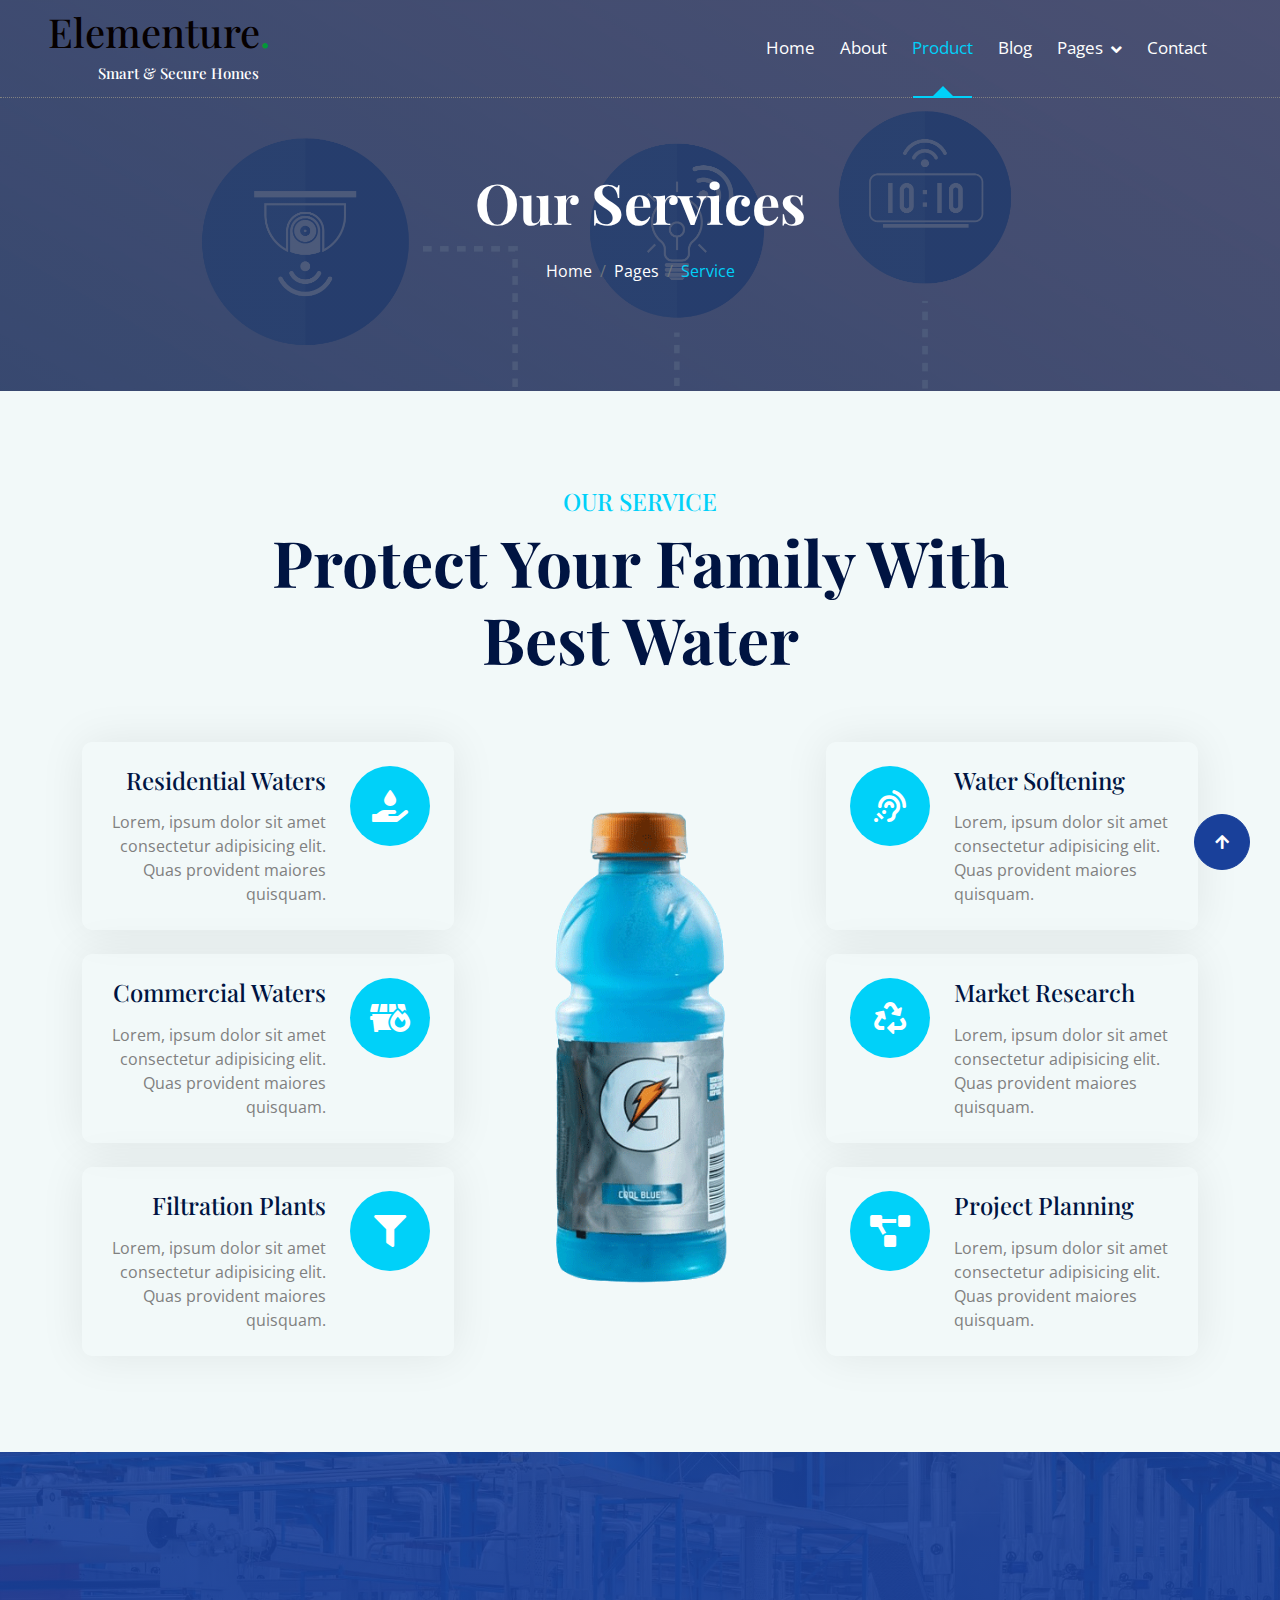
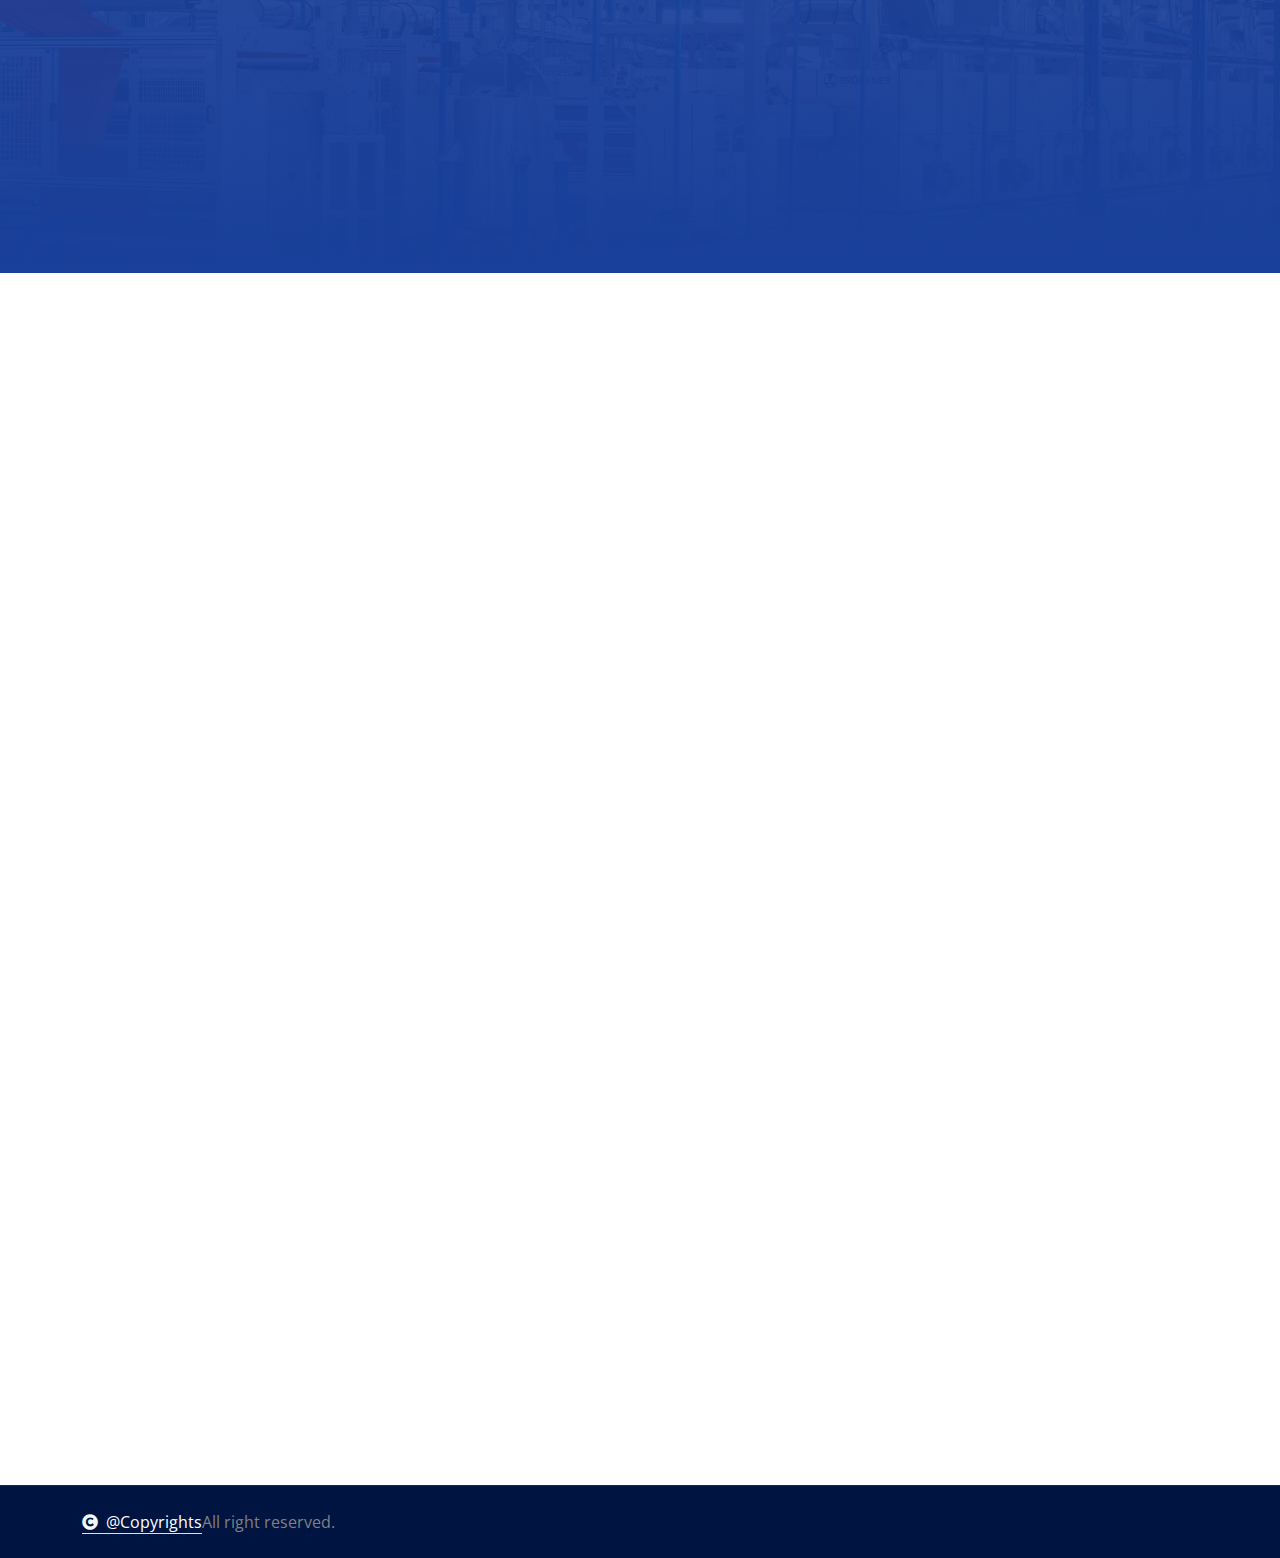
<file: service.html>
<!DOCTYPE html>
<html lang="en">

    <head>
        <meta charset="utf-8">
        <title>Service - Elementure</title>
        <meta content="width=device-width, initial-scale=1.0" name="viewport">
        <meta content="" name="keywords">
        <meta content="" name="description">

        <!-- Google Web Fonts -->
        <link rel="preconnect" href="https://fonts.googleapis.com">
        <link rel="preconnect" href="https://fonts.gstatic.com" crossorigin>
        <link href="https://fonts.googleapis.com/css2?family=Open+Sans:ital,wdth,wght@0,75..100,300..800;1,75..100,300..800&family=Playfair+Display:ital,wght@0,400..900;1,400..900&display=swap" rel="stylesheet"> 

        <!-- Icon Font Stylesheet -->
        <link rel="stylesheet" href="https://use.fontawesome.com/releases/v5.15.4/css/all.css"/>
        <link href="https://cdn.jsdelivr.net/npm/bootstrap-icons@1.4.1/font/bootstrap-icons.css" rel="stylesheet">

        <!-- Libraries Stylesheet -->
        <link href="lib/animate/animate.min.css" rel="stylesheet">
        <link href="lib/owlcarousel/assets/owl.carousel.min.css" rel="stylesheet">


        <!-- Customized Bootstrap Stylesheet -->
        <link href="css/bootstrap.min.css" rel="stylesheet">

        <!-- Template Stylesheet -->
        <link href="css/style.css" rel="stylesheet">
    </head>

    <body>

        <!-- Spinner Start -->
        <div id="spinner" class="show bg-white position-fixed translate-middle w-100 vh-100 top-50 start-50 d-flex align-items-center justify-content-center">
            <div class="spinner-border text-primary" style="width: 3rem; height: 3rem;" role="status">
                <span class="sr-only">Loading...</span>
            </div>
        </div>
        <!-- Spinner End -->

        <!-- Navbar & Hero Start -->
        <div class="container-fluid position-relative p-0">
            <nav class="navbar navbar-expand-lg navbar-light px-4 px-lg-5 py-3 py-lg-0">
                <a href="" class="navbar-brand p-0">
                    <h1 class="elementure">Elementure<span class="dot">.</span></h1>
                    <h6 class ="smart">Smart & Secure Homes</h6>
                </a>
                <button class="navbar-toggler" type="button" data-bs-toggle="collapse" data-bs-target="#navbarCollapse">
                    <span class="fa fa-bars"></span>
                </button>
                <div class="collapse navbar-collapse" id="navbarCollapse">
                    <div class="navbar-nav ms-auto py-0">
                        <a href="index.html" class="nav-item nav-link">Home</a>
                        <a href="about.html" class="nav-item nav-link">About</a>
                        <a href="product.html" class="nav-item nav-link active">Product</a>
                        <a href="blog.html" class="nav-item nav-link">Blog</a>
                        <div class="nav-item dropdown">
                            <a href="#" class="nav-link dropdown-toggle" data-bs-toggle="dropdown">Pages</a>
                            <div class="dropdown-menu m-0">
                                <a href="feature.html" class="dropdown-item">Our Feature</a>
                                <a href="service.html" class="dropdown-item">Our Service</a>
                                <a href="team.html" class="dropdown-item">Our Team</a>
                                <a href="testimonial.html" class="dropdown-item">Testimonial</a>
                            
                            </div>
                        </div>
                        <a href="contact.html" class="nav-item nav-link">Contact</a>
                    </div>
                </div>
            </nav>

            <!-- Header Start -->
            <div class="container-fluid bg-breadcrumb">
                <div class="container text-center py-5" style="max-width: 900px;">
                    <h4 class="text-white display-4 mb-4 wow fadeInDown" data-wow-delay="0.1s">Our Services</h4>
                    <ol class="breadcrumb d-flex justify-content-center mb-0 wow fadeInDown" data-wow-delay="0.3s">
                        <li class="breadcrumb-item"><a href="index.html">Home</a></li>
                        <li class="breadcrumb-item"><a href="#">Pages</a></li>
                        <li class="breadcrumb-item active text-primary">Service</li>
                    </ol>    
                </div>
            </div>
            <!-- Header End -->
        </div>
        <!-- Navbar & Hero End -->

        <!-- Service Start -->
        <div class="container-fluid service bg-light overflow-hidden py-5">
            <div class="container py-5">
                <div class="text-center mx-auto pb-5 wow fadeInUp" data-wow-delay="0.2s" style="max-width: 800px;">
                    <h4 class="text-uppercase text-primary">Our Service</h4>
                    <h1 class="display-3 text-capitalize mb-3">Protect Your Family with Best Water</h1>
                </div>
                <div class="row gx-0 gy-4 align-items-center">
                    <div class="col-lg-6 col-xl-4 wow fadeInLeft" data-wow-delay="0.2s">
                        <div class="service-item rounded p-4 mb-4">
                            <div class="row">
                                <div class="col-12">
                                    <div class="d-flex">
                                        <div class="service-content text-end">
                                            <a href="#" class="h4 d-inline-block mb-3">Residential Waters</a>
                                            <p class="mb-0">Lorem, ipsum dolor sit amet consectetur adipisicing elit. Quas provident maiores quisquam.</p>
                                        </div>
                                        <div class="ps-4">
                                            <div class="service-btn"><i class="fas fa-hand-holding-water text-white fa-2x"></i></div>
                                        </div>
                                    </div>
                                </div>
                            </div>
                        </div>
                        <div class="service-item rounded p-4 mb-4">
                            <div class="row">
                                <div class="col-12">
                                    <div class="d-flex">
                                        <div class="service-content text-end">
                                            <a href="#" class="h4 d-inline-block mb-3">Commercial Waters</a>
                                            <p class="mb-0">Lorem, ipsum dolor sit amet consectetur adipisicing elit. Quas provident maiores quisquam.</p>
                                        </div>
                                        <div class="ps-4">
                                            <div class="service-btn"><i class="fas fa-dumpster-fire text-white fa-2x"></i></div>
                                        </div>
                                    </div>
                                </div>
                            </div>
                        </div>
                        <div class="service-item rounded p-4 mb-0">
                            <div class="row">
                                <div class="col-12">
                                    <div class="d-flex">
                                        <div class="service-content text-end">
                                            <a href="#" class="h4 d-inline-block mb-3">Filtration Plants</a>
                                            <p class="mb-0">Lorem, ipsum dolor sit amet consectetur adipisicing elit. Quas provident maiores quisquam.</p>
                                        </div>
                                        <div class="ps-4">
                                            <div class="service-btn"><i class="fas fa-filter text-white fa-2x"></i></div>
                                        </div>
                                    </div>
                                </div>
                            </div>
                        </div>
                    </div>
                    <div class="col-lg-6 col-xl-4 wow fadeInUp" data-wow-delay="0.3s">
                        <div class="bg-transparent">
                            <img src="img/water.png" class="img-fluid w-100" alt="">
                        </div>
                    </div>
                    <div class="col-lg-6 col-xl-4 wow fadeInRight" data-wow-delay="0.2s">
                        <div class="service-item rounded p-4 mb-4">
                            <div class="row">
                                <div class="col-12">
                                    <div class="d-flex">
                                        <div class="pe-4">
                                            <div class="service-btn"><i class="fas fa-assistive-listening-systems text-white fa-2x"></i></div>
                                        </div>
                                        <div class="service-content">
                                            <a href="#" class="h4 d-inline-block mb-3">Water Softening</a>
                                            <p class="mb-0">Lorem, ipsum dolor sit amet consectetur adipisicing elit. Quas provident maiores quisquam.</p>
                                        </div>
                                    </div>
                                </div>
                            </div>
                        </div>
                        <div class="service-item rounded p-4 mb-4">
                            <div class="row">
                                <div class="col-12">
                                    <div class="d-flex">
                                        <div class="pe-4">
                                            <div class="service-btn"><i class="fas fa-recycle text-white fa-2x"></i></div>
                                        </div>
                                        <div class="service-content">
                                            <a href="#" class="h4 d-inline-block mb-3">Market Research</a>
                                            <p class="mb-0">Lorem, ipsum dolor sit amet consectetur adipisicing elit. Quas provident maiores quisquam.</p>
                                        </div>
                                    </div>
                                </div>
                            </div>
                        </div>
                        <div class="service-item rounded p-4 mb-0">
                            <div class="row">
                                <div class="col-12">
                                    <div class="d-flex">
                                        <div class="pe-4">
                                            <div class="service-btn"><i class="fas fa-project-diagram text-white fa-2x"></i></div>
                                        </div>
                                        <div class="service-content">
                                            <a href="#" class="h4 d-inline-block mb-3">Project Planning</a>
                                            <p class="mb-0">Lorem, ipsum dolor sit amet consectetur adipisicing elit. Quas provident maiores quisquam.</p>
                                        </div>
                                    </div>
                                </div>
                            </div>
                        </div>
                    </div>
                </div>
            </div>
        </div>
        <!-- Service End -->

        <!-- Fact Counter -->
        <div class="container-fluid counter py-5">
            <div class="container py-5">
                <div class="row g-5">
                    <div class="col-md-6 col-lg-6 col-xl-3 wow fadeInUp" data-wow-delay="0.2s">
                        <div class="counter-item">
                            <div class="counter-item-icon mx-auto">
                                <i class="fas fa-thumbs-up fa-3x text-white"></i>
                            </div>
                            <h4 class="text-white my-4">Happy Clients</h4>
                            <div class="counter-counting">
                                <span class="text-white fs-2 fw-bold" data-toggle="counter-up">456</span>
                                <span class="h1 fw-bold text-white">+</span>
                            </div>
                        </div>
                    </div>
                    <div class="col-md-6 col-lg-6 col-xl-3 wow fadeInUp" data-wow-delay="0.4s">
                        <div class="counter-item">
                            <div class="counter-item-icon mx-auto">
                                <i class="fas fa-truck fa-3x text-white"></i>
                            </div>
                            <h4 class="text-white my-4">Transport</h4>
                            <div class="counter-counting">
                                <span class="text-white fs-2 fw-bold" data-toggle="counter-up">513</span>
                                <span class="h1 fw-bold text-white">+</span>
                            </div>
                        </div>
                    </div>
                    <div class="col-md-6 col-lg-6 col-xl-3 wow fadeInUp" data-wow-delay="0.6s">
                        <div class="counter-item">
                            <div class="counter-item-icon mx-auto">
                                <i class="fas fa-users fa-3x text-white"></i>
                            </div>
                            <h4 class="text-white my-4">Employees</h4>
                            <div class="counter-counting">
                                <span class="text-white fs-2 fw-bold" data-toggle="counter-up">53</span>
                                <span class="h1 fw-bold text-white">+</span>
                            </div>
                        </div>
                    </div>
                    <div class="col-md-6 col-lg-6 col-xl-3 wow fadeInUp" data-wow-delay="0.8s">
                        <div class="counter-item">
                            <div class="counter-item-icon mx-auto">
                                <i class="fas fa-heart fa-3x text-white"></i>
                            </div>
                            <h4 class="text-white my-4">Years Experiance</h4>
                            <div class="counter-counting">
                                <span class="text-white fs-2 fw-bold" data-toggle="counter-up">17</span>
                                <span class="h1 fw-bold text-white">+</span>
                            </div>
                        </div>
                    </div>
                </div>
            </div>
        </div>
        <!-- Fact Counter -->

        <!-- Testimonial Start -->
        <div class="container-fluid testimonial py-5">
            <div class="container py-5">
                <div class="text-center mx-auto pb-5 wow fadeInUp" data-wow-delay="0.2s" style="max-width: 800px;">
                    <h4 class="text-uppercase text-primary">Testimonials</h4>
                    <h1 class="display-3 text-capitalize mb-3">Our clients reviews.</h1>
                </div>
                <div class="owl-carousel testimonial-carousel wow fadeInUp" data-wow-delay="0.3s">
                    <div class="testimonial-item text-center p-4">
                        <p>Lorem ipsum dolor sit amet consectetur, adipisicing elit. Incidunt pariatur officiis quis molestias, sit iure sunt voluptatibus accusantium laboriosam dolore.
                        </p>
                        <div class="d-flex justify-content-center mb-4">
                            <img src="img/testimonial-1.jpg" class="img-fluid border border-4 border-primary" style="width: 100px; height: 100px; border-radius: 50px;" alt="">
                        </div>
                        <div class="d-block">
                            <h4 class="text-dark">Client Name</h4>
                            <p class="m-0 pb-3">Profession</p>
                            <div class="d-flex justify-content-center text-secondary">
                                <i class="fas fa-star"></i>
                                <i class="fas fa-star"></i>
                                <i class="fas fa-star"></i>
                                <i class="fas fa-star"></i>
                                <i class="fas fa-star"></i>
                            </div>
                        </div>
                    </div>
                    <div class="testimonial-item text-center p-4">
                        <p>Lorem ipsum dolor sit amet consectetur, adipisicing elit. Incidunt pariatur officiis quis molestias, sit iure sunt voluptatibus accusantium laboriosam dolore.
                        </p>
                        <div class="d-flex justify-content-center mb-4">
                            <img src="img/testimonial-2.jpg" class="img-fluid border border-4 border-primary" style="width: 100px; height: 100px; border-radius: 50px;" alt="">
                        </div>
                        <div class="d-block">
                            <h4 class="text-dark">Client Name</h4>
                            <p class="m-0 pb-3">Profession</p>
                            <div class="d-flex justify-content-center text-secondary">
                                <i class="fas fa-star"></i>
                                <i class="fas fa-star"></i>
                                <i class="fas fa-star"></i>
                                <i class="fas fa-star"></i>
                                <i class="fas fa-star"></i>
                            </div>
                        </div>
                    </div>
                    <div class="testimonial-item text-center p-4">
                        <p>Lorem ipsum dolor sit amet consectetur, adipisicing elit. Incidunt pariatur officiis quis molestias, sit iure sunt voluptatibus accusantium laboriosam dolore.
                        </p>
                        <div class="d-flex justify-content-center mb-4">
                            <img src="img/testimonial-3.jpg" class="img-fluid border border-4 border-primary" style="width: 100px; height: 100px; border-radius: 50px;" alt="">
                        </div>
                        <div class="d-block">
                            <h4 class="text-dark">Client Name</h4>
                            <p class="m-0 pb-3">Profession</p>
                            <div class="d-flex justify-content-center text-secondary">
                                <i class="fas fa-star"></i>
                                <i class="fas fa-star"></i>
                                <i class="fas fa-star"></i>
                                <i class="fas fa-star"></i>
                                <i class="fas fa-star"></i>
                            </div>
                        </div>
                    </div>
                    <div class="testimonial-item text-center p-4">
                        <p>Lorem ipsum dolor sit amet consectetur, adipisicing elit. Incidunt pariatur officiis quis molestias, sit iure sunt voluptatibus accusantium laboriosam dolore.
                        </p>
                        <div class="d-flex justify-content-center mb-4">
                            <img src="img/testimonial-3.jpg" class="img-fluid border border-4 border-primary" style="width: 100px; height: 100px; border-radius: 50px;" alt="">
                        </div>
                        <div class="d-block">
                            <h4 class="text-dark">Client Name</h4>
                            <p class="m-0 pb-3">Profession</p>
                            <div class="d-flex justify-content-center text-secondary">
                                <i class="fas fa-star"></i>
                                <i class="fas fa-star"></i>
                                <i class="fas fa-star"></i>
                                <i class="fas fa-star"></i>
                                <i class="fas fa-star"></i>
                            </div>
                        </div>
                    </div>
                </div>
            </div>
        </div>
        <!-- Testimonial End -->

        <!-- Footer Start -->
        <div class="container-fluid footer py-5 wow fadeIn" data-wow-delay="0.2s">
            <div class="container py-5">
                <div class="row g-5 mb-5 align-items-center">
                    
                </div>
                <div class="row g-5">
                    <div class="col-md-6 col-lg-6 col-xl-4">
                        <div class="footer-item d-flex flex-column">
                            <div class="footer-item">
                                <h3 class="text-white mb-4"></i>Elementure<span class="dot">.</span></h3>
                                <p class="mb-3">Elementure. offers cutting-edge products and solutions for smart home automation. Starting with e. as the most promising brand under Elementure Pvt. Ltd.</p>
                            </div>
                        </div>
                    </div>
                    <div class="col-md-6 col-lg-6 col-xl-4">
                        <div class="footer-item d-flex flex-column">
                            <h4 class="text-white mb-4">About Us</h4>
                            <a href="#"><i class="fas fa-angle-right me-2"></i> Why Choose Us</a>
                            <a href="#"><i class="fas fa-angle-right me-2"></i> Contact us</a>
                            <a href="#"><i class="fas fa-angle-right me-2"></i> Terms & Conditions</a>
                        </div>
                    </div>
                    <div class="col-md-6 col-lg-6 col-xl-4">
                        <div class="footer-item d-flex flex-column">
                            <h4 class="text-white mb-4">Contact Info</h4>
                            <a href="#"><i class="fa fa-map-marker-alt me-2"></i> Sakti statements, Bellandur</a>
                            <a href="mailto:info@elementure.tech"><i class="fas fa-envelope me-2"></i> info@elementure.tech</a>
                            <a href="tel:+919980884758"><i class="fas fa-phone me-2"></i> +919980884758</a>
                            <a href="tel:+919980884758" class="mb-3"><i class="fas fa-print me-2"></i> +919980884758</a>
                        </div>
                    </div>
                </div>
                <div class="col-lg-12">
                    <div class="d-flex align-items-center justify-content-center justify-content-lg-end">
                        <a class="btn btn-secondary btn-md-square rounded-circle me-3" href=""><i class="fab fa-facebook-f"></i></a>
                        <a class="btn btn-secondary btn-md-square rounded-circle me-3" href=""><i class="fab fa-twitter"></i></a>
                        <a class="btn btn-secondary btn-md-square rounded-circle me-3" href=""><i class="fab fa-instagram"></i></a>
                        <a class="btn btn-secondary btn-md-square rounded-circle me-0" href=""><i class="fab fa-linkedin-in"></i></a>
                    </div>
                </div>
            </div>
        </div>
        <!-- Footer End -->

        
        <!-- Copyright Start -->
        <div class="container-fluid copyright py-4">
            <div class="container">
                <div class="row g-4 align-items-center">
                    <div class="col-md-6 text-center text-md-start mb-md-0">
                        <span class="text-body"><a href="#" class="border-bottom text-white"><i class="fas fa-copyright text-light me-2"></i>@Copyrights</a>All right reserved.</span>
                    </div>
                    
                </div>
            </div>
        </div>
        <!-- Copyright End -->


        <!-- Back to Top -->
        <a href="#" class="btn btn-secondary btn-lg-square rounded-circle back-to-top"><i class="fa fa-arrow-up"></i></a>   

        
    <!-- JavaScript Libraries -->
    <script src="https://ajax.googleapis.com/ajax/libs/jquery/3.6.4/jquery.min.js"></script>
    <script src="https://cdn.jsdelivr.net/npm/bootstrap@5.0.0/dist/js/bootstrap.bundle.min.js"></script>
    <script src="lib/wow/wow.min.js"></script>
    <script src="lib/easing/easing.min.js"></script>
    <script src="lib/waypoints/waypoints.min.js"></script>
    <script src="lib/counterup/counterup.min.js"></script>
    <script src="lib/owlcarousel/owl.carousel.min.js"></script>
    

    <!-- Template Javascript -->
    <script src="js/main.js"></script>
    </body>

</html>
</file>
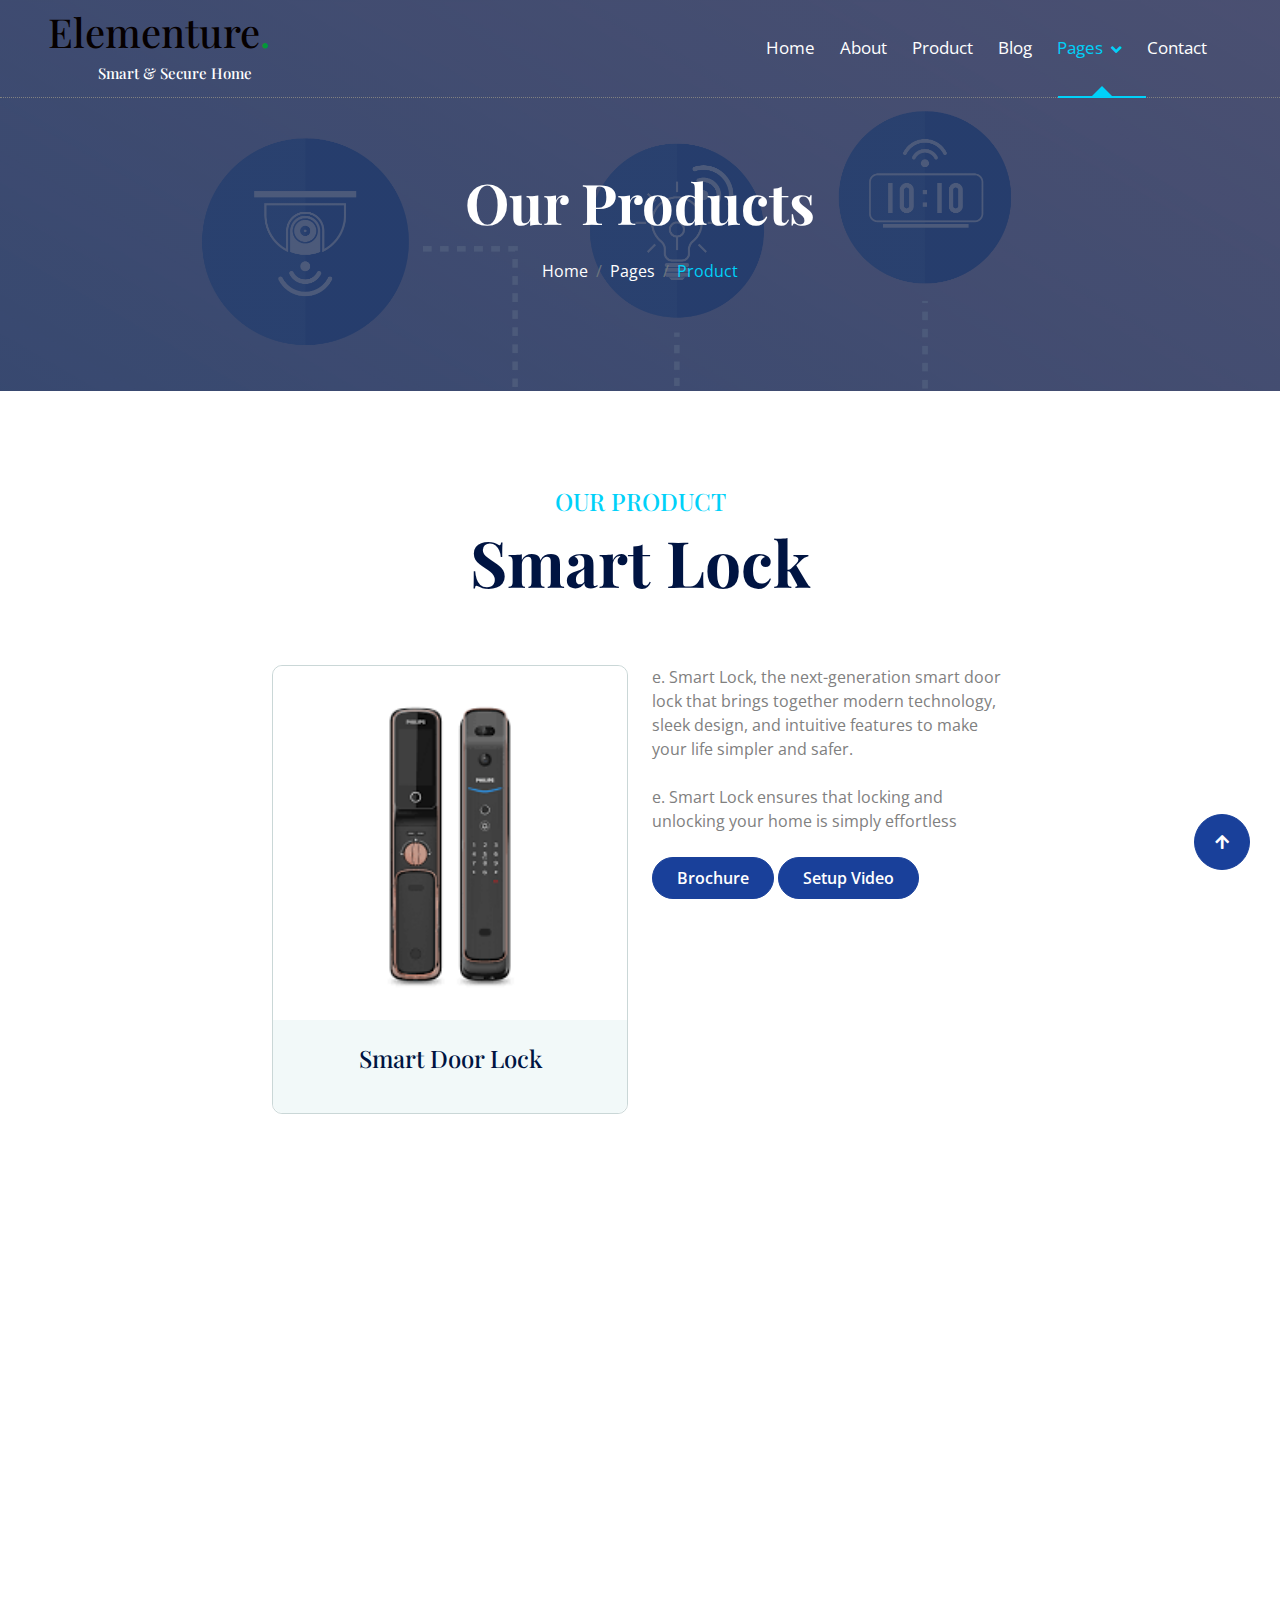
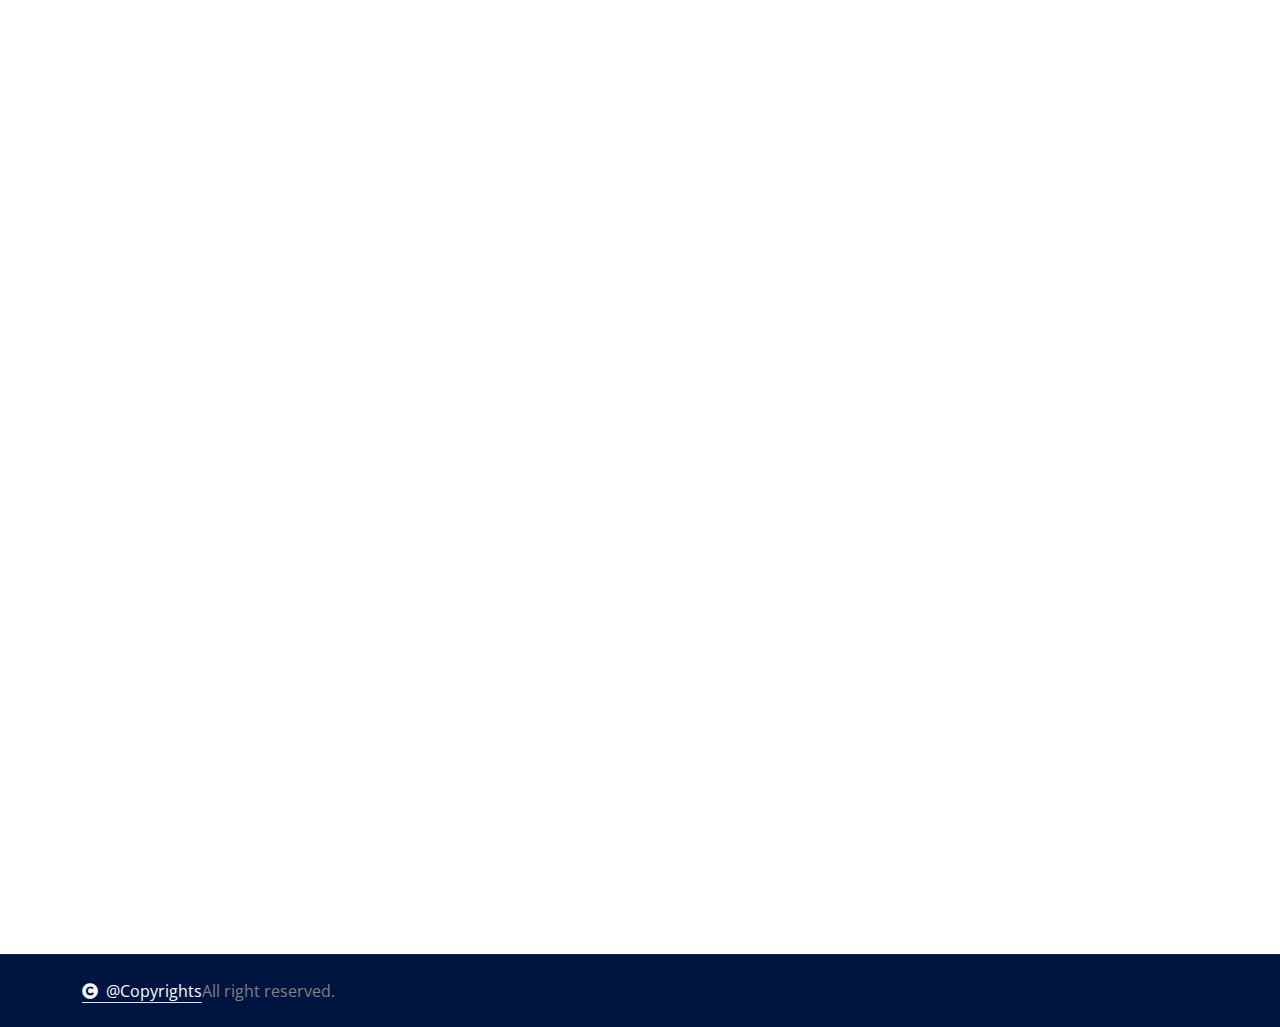
<file: smart_lock.html>
<!DOCTYPE html>
<html lang="en">

    <head>
        <meta charset="utf-8">
        <title>smartlock - Product</title>
        <meta content="width=device-width, initial-scale=1.0" name="viewport">
        <meta content="" name="keywords">
        <meta content="" name="description">

        <!-- Google Web Fonts -->
        <link rel="preconnect" href="https://fonts.googleapis.com">
        <link rel="preconnect" href="https://fonts.gstatic.com" crossorigin>
        <link href="https://fonts.googleapis.com/css2?family=Open+Sans:ital,wdth,wght@0,75..100,300..800;1,75..100,300..800&family=Playfair+Display:ital,wght@0,400..900;1,400..900&display=swap" rel="stylesheet"> 

        <!-- Icon Font Stylesheet -->
        <link rel="stylesheet" href="https://use.fontawesome.com/releases/v5.15.4/css/all.css"/>
        <link href="https://cdn.jsdelivr.net/npm/bootstrap-icons@1.4.1/font/bootstrap-icons.css" rel="stylesheet">

        <!-- Libraries Stylesheet -->
        <link href="lib/animate/animate.min.css" rel="stylesheet">
        <link href="lib/owlcarousel/assets/owl.carousel.min.css" rel="stylesheet">


        <!-- Customized Bootstrap Stylesheet -->
        <link href="css/bootstrap.min.css" rel="stylesheet">

        <!-- Template Stylesheet -->
        <link href="css/style.css" rel="stylesheet">
    </head>

    <body>

        <!-- Spinner Start -->
        <div id="spinner" class="show bg-white position-fixed translate-middle w-100 vh-100 top-50 start-50 d-flex align-items-center justify-content-center">
            <div class="spinner-border text-primary" style="width: 3rem; height: 3rem;" role="status">
                <span class="sr-only">Loading...</span>
            </div>
        </div>
        <!-- Spinner End -->

        <!-- Navbar & Hero Start -->
        <div class="container-fluid position-relative p-0">
            <nav class="navbar navbar-expand-lg navbar-light px-4 px-lg-5 py-3 py-lg-0">
                <a href="" class="navbar-brand p-0">
                    <h1 class="elementure">Elementure<span class="dot">.</span></h1>
                    <h6 class="smart">Smart & Secure Home</h6>
                </a>
                <button class="navbar-toggler" type="button" data-bs-toggle="collapse" data-bs-target="#navbarCollapse">
                    <span class="fa fa-bars"></span>
                </button>
                <div class="collapse navbar-collapse" id="navbarCollapse">
                    <div class="navbar-nav ms-auto py-0">
                        <a href="index.html" class="nav-item nav-link">Home</a>
                        <a href="about.html" class="nav-item nav-link">About</a>
                        <a href="product.html" class="nav-item nav-link">Product</a>
                        <a href="blog.html" class="nav-item nav-link">Blog</a>
                        <div class="nav-item dropdown active">
                            <a href="#" class="nav-link dropdown-toggle active" data-bs-toggle="dropdown">Pages</a>
                            <div class="dropdown-menu m-0">
                                <a href="feature.html" class="dropdown-item">Our Feature</a>
                                <a href="service.html" class="dropdown-item active">Our Service</a>
                                <a href="team.html" class="dropdown-item">Our Team</a>
                                <a href="testimonial.html" class="dropdown-item">Testimonial</a>
                                
                            </div>
                        </div>
                        <a href="contact.html" class="nav-item nav-link">Contact</a>
                    </div>
                </div>
            </nav>

            <!-- Header Start -->
            <div class="container-fluid bg-breadcrumb">
                <div class="container text-center py-5" style="max-width: 900px;">
                    <h4 class="text-white display-4 mb-4 wow fadeInDown" data-wow-delay="0.1s">Our Products</h4>
                    <ol class="breadcrumb d-flex justify-content-center mb-0 wow fadeInDown" data-wow-delay="0.3s">
                        <li class="breadcrumb-item"><a href="index.html">Home</a></li>
                        <li class="breadcrumb-item"><a href="#">Pages</a></li>
                        <li class="breadcrumb-item active text-primary">Product</li>
                    </ol>    
                </div>
            </div>
            <!-- Header End -->
        </div>
        <!-- Navbar & Hero End -->
         
        <!-- Smart-lock Products Start -->
        <div class="container-fluid product py-5">
            <div class="container py-5">
                <div class="text-center mx-auto pb-5 wow fadeInUp" data-wow-delay="0.2s" style="max-width: 800px;">
                    <h4 class="text-uppercase text-primary">Our Product</h4>
                    <h1 class="display-3 text-capitalize mb-3">Smart Lock</h1>
                </div>
                <div class="row g-4 justify-content-center">
                    <div class="col-lg-6 col-xl-4 wow fadeInUp" data-wow-delay="0.2s">
                        <div class="product-item">
                            <img src="img/smart-lock.png" class="img-fluid w-100 rounded-top"  alt="Image">
                            <div class="product-content bg-light text-center rounded-bottom p-4">
                                <a href="#" class="h4 d-inline-block mb-3">Smart Door Lock</a>
                            </div>
                        </div>
                    </div>
                    <div class="col-lg-6 col-xl-4 wow fadeInUp" data-wow-delay="0.4s">
                        <div class="product">
                            <p class="mb-4">e. Smart Lock, the next-generation smart door lock that brings together modern technology, sleek design, and intuitive features to make your life simpler and safer.</p>
                            <p class="mb-4">e. Smart Lock ensures that locking and unlocking your home is simply effortless</p>
                            <a href="https://drive.google.com/file/d/1fT6wVq8-Xn29Q5_9ozYGFiIfcGGHg-G5/view" class="btn btn-secondary rounded-pill py-2 px-4">Brochure</a>
                            <a href="https://www.youtube.com/watch?v=ezup-NTuUZQ" class="btn btn-secondary rounded-pill py-2 px-4">Setup Video</a>
                        </div>
                    </div>

                </div>
            </div>
        </div>
        <!-- Smart-lock Products End -->

        <!-- Products Start -->
        <div class="container-fluid product py-5">
            <div class="container py-5">
                <div class="text-center mx-auto pb-5 wow fadeInUp" data-wow-delay="0.2s" style="max-width: 800px;">
                    <h4 class="text-uppercase text-primary">Our Products</h4>
                    <h1 class="display-3 text-capitalize mb-3">We Deliver Best Quality Smart home Products.</h1>
                </div>
                <div class="row g-4 justify-content-center">
                    <div class="col-lg-6 col-xl-4 wow fadeInUp" data-wow-delay="0.2s">
                        <div class="product-item">
                            <img src="img/smart-lock.png" class="img-fluid w-100 rounded-top"  alt="Image">
                            <div class="product-content bg-light text-center rounded-bottom p-4">
                                <a href="#" class="h4 d-inline-block mb-3">Smart Door Lock</a>
    
                            </div>
                        </div>
                    </div>
                    <div class="col-lg-6 col-xl-4 wow fadeInUp" data-wow-delay="0.4s">
                        <div class="product-item">
                            <img src="img/switch.jpeg" class="img-fluid w-100 rounded-top"  alt="Image">
                            <div class="product-content bg-light text-center rounded-bottom p-4">
                                <a href="switch.html" class="h4 d-inline-block mb-3">Smart Switches</a>
                            </div>
                        </div>
                    </div>
                    <div class="col-lg-6 col-xl-4 wow fadeInUp" data-wow-delay="0.6s">
                        <div class="product-item">
                            <img src="img/water-meter.jpeg" class="img-fluid w-100 rounded-top"  alt="Image">
                            <div class="product-content bg-light text-center rounded-bottom p-4">
                                <a href="water_meter.html" class="h4 d-inline-block mb-3">Smart Water Meter</a>
                                
                            </div>
                        </div>
                    </div>
                </div>
            </div>
        </div>
        <!-- Products End -->

          <!-- Footer Start -->
          <div class="container-fluid footer py-5 wow fadeIn" data-wow-delay="0.2s">
            <div class="container py-5">
                <div class="row g-5 mb-5 align-items-center">
                    
                </div>
                <div class="row g-5">
                    <div class="col-md-6 col-lg-6 col-xl-4">
                        <div class="footer-item d-flex flex-column">
                            <div class="footer-item">
                                <h3 class="text-white mb-4"></i>Elementure<span class="dot">.</span></h3>
                                <p class="mb-3">Elementure. offers cutting-edge products and solutions for smart home automation. Starting with e. as the most promising brand under Elementure Pvt. Ltd.</p>
                            </div>
                        </div>
                    </div>
                    <div class="col-md-6 col-lg-6 col-xl-4">
                        <div class="footer-item d-flex flex-column">
                            <h4 class="text-white mb-4">About Us</h4>
                            <a href="#"><i class="fas fa-angle-right me-2"></i> Why Choose Us</a>
                            <a href="#"><i class="fas fa-angle-right me-2"></i> Contact us</a>
                            <a href="#"><i class="fas fa-angle-right me-2"></i> Terms & Conditions</a>
                        </div>
                    </div>
                    <div class="col-md-6 col-lg-6 col-xl-4">
                        <div class="footer-item d-flex flex-column">
                            <h4 class="text-white mb-4">Contact Info</h4>
                            <a href="#"><i class="fa fa-map-marker-alt me-2"></i> Sakti statements, Bellandur</a>
                            <a href="mailto:info@elementure.tech"><i class="fas fa-envelope me-2"></i> info@elementure.tech</a>
                            <a href="tel:+919980884758"><i class="fas fa-phone me-2"></i> +919980884758</a>
                            <a href="tel:+919980884758" class="mb-3"><i class="fas fa-print me-2"></i> +919980884758</a>
                        </div>
                    </div>
                </div>
                <div class="col-lg-12">
                    <div class="d-flex align-items-center justify-content-center justify-content-lg-end">
                        <a class="btn btn-secondary btn-md-square rounded-circle me-3" href=""><i class="fab fa-facebook-f"></i></a>
                        <a class="btn btn-secondary btn-md-square rounded-circle me-3" href=""><i class="fab fa-twitter"></i></a>
                        <a class="btn btn-secondary btn-md-square rounded-circle me-3" href=""><i class="fab fa-instagram"></i></a>
                        <a class="btn btn-secondary btn-md-square rounded-circle me-0" href=""><i class="fab fa-linkedin-in"></i></a>
                    </div>
                </div>
            </div>
        </div>
        <!-- Footer End -->

        
        <!-- Copyright Start -->
        <div class="container-fluid copyright py-4">
            <div class="container">
                <div class="row g-4 align-items-center">
                    <div class="col-md-6 text-center text-md-start mb-md-0">
                        <span class="text-body"><a href="#" class="border-bottom text-white"><i class="fas fa-copyright text-light me-2"></i>@Copyrights</a>All right reserved.</span>
                    </div>
                    
                </div>
            </div>
        </div>
        <!-- Copyright End -->


        <!-- Back to Top -->
        <a href="#" class="btn btn-secondary btn-lg-square rounded-circle back-to-top"><i class="fa fa-arrow-up"></i></a>   

        
    <!-- JavaScript Libraries -->
    <script src="https://ajax.googleapis.com/ajax/libs/jquery/3.6.4/jquery.min.js"></script>
    <script src="https://cdn.jsdelivr.net/npm/bootstrap@5.0.0/dist/js/bootstrap.bundle.min.js"></script>
    <script src="lib/wow/wow.min.js"></script>
    <script src="lib/easing/easing.min.js"></script>
    <script src="lib/waypoints/waypoints.min.js"></script>
    <script src="lib/counterup/counterup.min.js"></script>
    <script src="lib/owlcarousel/owl.carousel.min.js"></script>
    

    <!-- Template Javascript -->
    <script src="js/main.js"></script>
    </body>

</html>
</file>
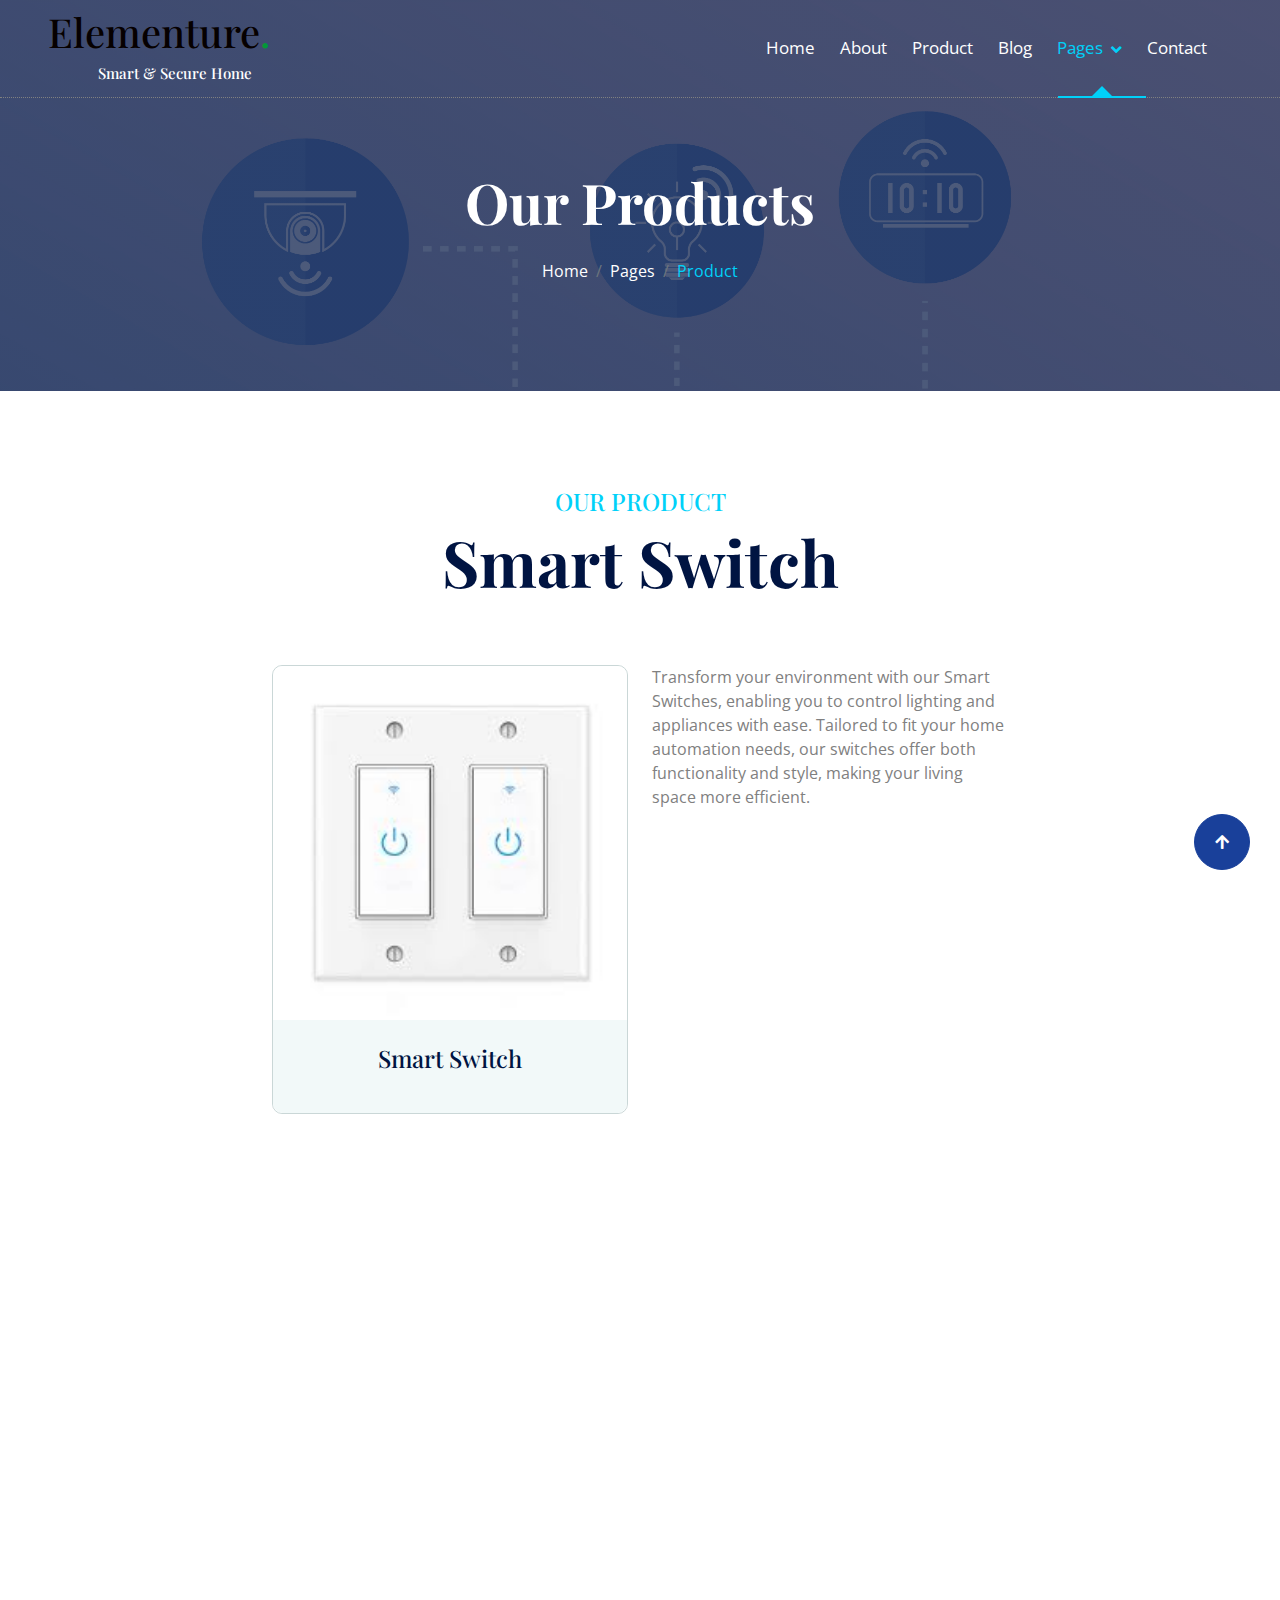
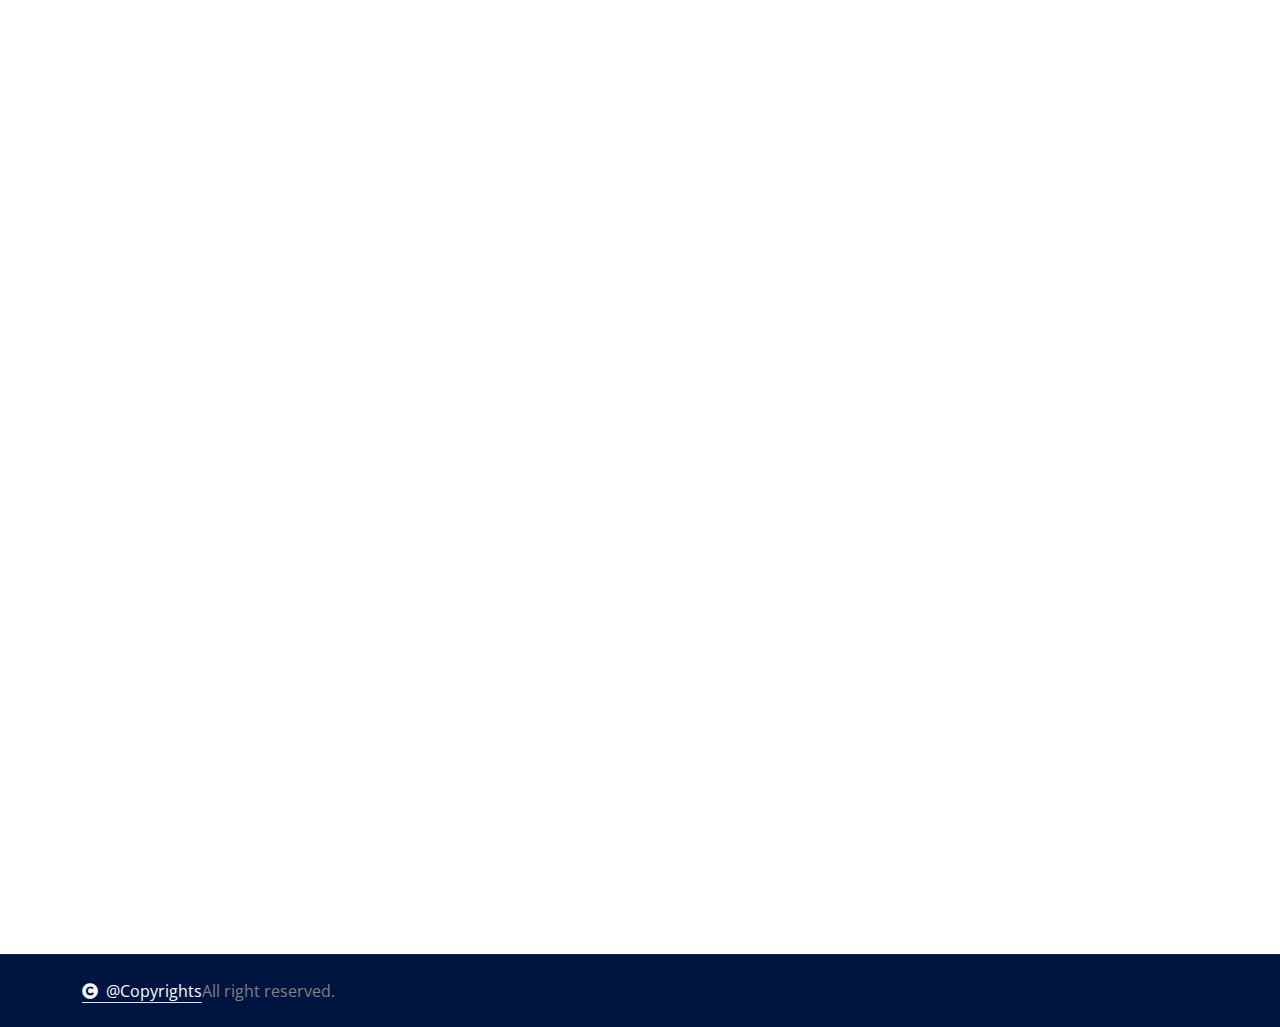
<file: switch.html>
<!DOCTYPE html>
<html lang="en">

    <head>
        <meta charset="utf-8">
        <title>switch - Product</title>
        <meta content="width=device-width, initial-scale=1.0" name="viewport">
        <meta content="" name="keywords">
        <meta content="" name="description">

        <!-- Google Web Fonts -->
        <link rel="preconnect" href="https://fonts.googleapis.com">
        <link rel="preconnect" href="https://fonts.gstatic.com" crossorigin>
        <link href="https://fonts.googleapis.com/css2?family=Open+Sans:ital,wdth,wght@0,75..100,300..800;1,75..100,300..800&family=Playfair+Display:ital,wght@0,400..900;1,400..900&display=swap" rel="stylesheet"> 

        <!-- Icon Font Stylesheet -->
        <link rel="stylesheet" href="https://use.fontawesome.com/releases/v5.15.4/css/all.css"/>
        <link href="https://cdn.jsdelivr.net/npm/bootstrap-icons@1.4.1/font/bootstrap-icons.css" rel="stylesheet">

        <!-- Libraries Stylesheet -->
        <link href="lib/animate/animate.min.css" rel="stylesheet">
        <link href="lib/owlcarousel/assets/owl.carousel.min.css" rel="stylesheet">


        <!-- Customized Bootstrap Stylesheet -->
        <link href="css/bootstrap.min.css" rel="stylesheet">

        <!-- Template Stylesheet -->
        <link href="css/style.css" rel="stylesheet">
    </head>

    <body>

        <!-- Spinner Start -->
        <div id="spinner" class="show bg-white position-fixed translate-middle w-100 vh-100 top-50 start-50 d-flex align-items-center justify-content-center">
            <div class="spinner-border text-primary" style="width: 3rem; height: 3rem;" role="status">
                <span class="sr-only">Loading...</span>
            </div>
        </div>
        <!-- Spinner End -->

        <!-- Navbar & Hero Start -->
        <div class="container-fluid position-relative p-0">
            <nav class="navbar navbar-expand-lg navbar-light px-4 px-lg-5 py-3 py-lg-0">
                <a href="" class="navbar-brand p-0">
                    <h1 class="elementure">Elementure<span class="dot">.</span></h1>
                    <h6 class="smart">Smart & Secure Home</h6>
                </a>
                <button class="navbar-toggler" type="button" data-bs-toggle="collapse" data-bs-target="#navbarCollapse">
                    <span class="fa fa-bars"></span>
                </button>
                <div class="collapse navbar-collapse" id="navbarCollapse">
                    <div class="navbar-nav ms-auto py-0">
                        <a href="index.html" class="nav-item nav-link">Home</a>
                        <a href="about.html" class="nav-item nav-link">About</a>
                        <a href="product.html" class="nav-item nav-link">Product</a>
                        <a href="blog.html" class="nav-item nav-link">Blog</a>
                        <div class="nav-item dropdown active">
                            <a href="#" class="nav-link dropdown-toggle active" data-bs-toggle="dropdown">Pages</a>
                            <div class="dropdown-menu m-0">
                                <a href="feature.html" class="dropdown-item">Our Feature</a>
                                <a href="service.html" class="dropdown-item active">Our Service</a>
                                <a href="team.html" class="dropdown-item">Our Team</a>
                                <a href="testimonial.html" class="dropdown-item">Testimonial</a>
                                
                            </div>
                        </div>
                        <a href="contact.html" class="nav-item nav-link">Contact</a>
                    </div>
                </div>
            </nav>

            <!-- Header Start -->
            <div class="container-fluid bg-breadcrumb">
                <div class="container text-center py-5" style="max-width: 900px;">
                    <h4 class="text-white display-4 mb-4 wow fadeInDown" data-wow-delay="0.1s">Our Products</h4>
                    <ol class="breadcrumb d-flex justify-content-center mb-0 wow fadeInDown" data-wow-delay="0.3s">
                        <li class="breadcrumb-item"><a href="index.html">Home</a></li>
                        <li class="breadcrumb-item"><a href="#">Pages</a></li>
                        <li class="breadcrumb-item active text-primary">Product</li>
                    </ol>    
                </div>
            </div>
            <!-- Header End -->
        </div>
        <!-- Navbar & Hero End -->
         
        <!-- Smart-lock Products Start -->
        <div class="container-fluid product py-5">
            <div class="container py-5">
                <div class="text-center mx-auto pb-5 wow fadeInUp" data-wow-delay="0.2s" style="max-width: 800px;">
                    <h4 class="text-uppercase text-primary">Our Product</h4>
                    <h1 class="display-3 text-capitalize mb-3">Smart Switch</h1>
                </div>
                <div class="row g-4 justify-content-center">
                    <div class="col-lg-6 col-xl-4 wow fadeInUp" data-wow-delay="0.2s">
                        <div class="product-item">
                            <img src="img/switch.jpeg" class="img-fluid w-100 rounded-top"  alt="Image">
                            <div class="product-content bg-light text-center rounded-bottom p-4">
                                <a href="#" class="h4 d-inline-block mb-3">Smart Switch</a>
                            </div>
                        </div>
                    </div>
                    <div class="col-lg-6 col-xl-4 wow fadeInUp" data-wow-delay="0.4s">
                        <div class="product">
                            <p class="mb-4">Transform your environment with our Smart Switches, enabling you to control lighting and appliances with ease. Tailored to fit your home automation needs, our switches offer both functionality and style, making your living space more efficient.</p>
                        </div>
                    </div>

                </div>
            </div>
        </div>
        <!-- Smart-lock Products End -->

        <!-- Products Start -->
        <div class="container-fluid product py-5">
            <div class="container py-5">
                <div class="text-center mx-auto pb-5 wow fadeInUp" data-wow-delay="0.2s" style="max-width: 800px;">
                    <h4 class="text-uppercase text-primary">Our Products</h4>
                    <h1 class="display-3 text-capitalize mb-3">We Deliver Best Quality Smart home Products.</h1>
                </div>
                <div class="row g-4 justify-content-center">
                    <div class="col-lg-6 col-xl-4 wow fadeInUp" data-wow-delay="0.2s">
                        <div class="product-item">
                            <img src="img/smart-lock.png" class="img-fluid w-100 rounded-top"  alt="Image">
                            <div class="product-content bg-light text-center rounded-bottom p-4">
                                <a href="#" class="h4 d-inline-block mb-3">Smart Door Lock</a>
    
                            </div>
                        </div>
                    </div>
                    <div class="col-lg-6 col-xl-4 wow fadeInUp" data-wow-delay="0.4s">
                        <div class="product-item">
                            <img src="img/switch.jpeg" class="img-fluid w-100 rounded-top"  alt="Image">
                            <div class="product-content bg-light text-center rounded-bottom p-4">
                                <a href="switch.html" class="h4 d-inline-block mb-3">Smart Switches</a>
                            </div>
                        </div>
                    </div>
                    <div class="col-lg-6 col-xl-4 wow fadeInUp" data-wow-delay="0.6s">
                        <div class="product-item">
                            <img src="img/water-meter.jpeg" class="img-fluid w-100 rounded-top"  alt="Image">
                            <div class="product-content bg-light text-center rounded-bottom p-4">
                                <a href="water_meter.html" class="h4 d-inline-block mb-3">Smart Water Meter</a>
                                
                            </div>
                        </div>
                    </div>
                </div>
            </div>
        </div>
        <!-- Products End -->

          <!-- Footer Start -->
          <div class="container-fluid footer py-5 wow fadeIn" data-wow-delay="0.2s">
            <div class="container py-5">
                <div class="row g-5 mb-5 align-items-center">
                    
                </div>
                <div class="row g-5">
                    <div class="col-md-6 col-lg-6 col-xl-4">
                        <div class="footer-item d-flex flex-column">
                            <div class="footer-item">
                                <h3 class="text-white mb-4"></i>Elementure<span class="dot">.</span></h3>
                                <p class="mb-3">Elementure. offers cutting-edge products and solutions for smart home automation. Starting with e. as the most promising brand under Elementure Pvt. Ltd.</p>
                            </div>
                        </div>
                    </div>
                    <div class="col-md-6 col-lg-6 col-xl-4">
                        <div class="footer-item d-flex flex-column">
                            <h4 class="text-white mb-4">About Us</h4>
                            <a href="#"><i class="fas fa-angle-right me-2"></i> Why Choose Us</a>
                            <a href="#"><i class="fas fa-angle-right me-2"></i> Contact us</a>
                            <a href="#"><i class="fas fa-angle-right me-2"></i> Terms & Conditions</a>
                        </div>
                    </div>
                    <div class="col-md-6 col-lg-6 col-xl-4">
                        <div class="footer-item d-flex flex-column">
                            <h4 class="text-white mb-4">Contact Info</h4>
                            <a href="#"><i class="fa fa-map-marker-alt me-2"></i> Sakti statements, Bellandur</a>
                            <a href="mailto:info@elementure.tech"><i class="fas fa-envelope me-2"></i> info@elementure.tech</a>
                            <a href="tel:+919980884758"><i class="fas fa-phone me-2"></i> +919980884758</a>
                            <a href="tel:+919980884758" class="mb-3"><i class="fas fa-print me-2"></i> +919980884758</a>
                        </div>
                    </div>
                </div>
                <div class="col-lg-12">
                    <div class="d-flex align-items-center justify-content-center justify-content-lg-end">
                        <a class="btn btn-secondary btn-md-square rounded-circle me-3" href=""><i class="fab fa-facebook-f"></i></a>
                        <a class="btn btn-secondary btn-md-square rounded-circle me-3" href=""><i class="fab fa-twitter"></i></a>
                        <a class="btn btn-secondary btn-md-square rounded-circle me-3" href=""><i class="fab fa-instagram"></i></a>
                        <a class="btn btn-secondary btn-md-square rounded-circle me-0" href=""><i class="fab fa-linkedin-in"></i></a>
                    </div>
                </div>
            </div>
        </div>
        <!-- Footer End -->

        
        <!-- Copyright Start -->
        <div class="container-fluid copyright py-4">
            <div class="container">
                <div class="row g-4 align-items-center">
                    <div class="col-md-6 text-center text-md-start mb-md-0">
                        <span class="text-body"><a href="#" class="border-bottom text-white"><i class="fas fa-copyright text-light me-2"></i>@Copyrights</a>All right reserved.</span>
                    </div>
                    
                </div>
            </div>
        </div>
        <!-- Copyright End -->


        <!-- Back to Top -->
        <a href="#" class="btn btn-secondary btn-lg-square rounded-circle back-to-top"><i class="fa fa-arrow-up"></i></a>   

        
    <!-- JavaScript Libraries -->
    <script src="https://ajax.googleapis.com/ajax/libs/jquery/3.6.4/jquery.min.js"></script>
    <script src="https://cdn.jsdelivr.net/npm/bootstrap@5.0.0/dist/js/bootstrap.bundle.min.js"></script>
    <script src="lib/wow/wow.min.js"></script>
    <script src="lib/easing/easing.min.js"></script>
    <script src="lib/waypoints/waypoints.min.js"></script>
    <script src="lib/counterup/counterup.min.js"></script>
    <script src="lib/owlcarousel/owl.carousel.min.js"></script>
    

    <!-- Template Javascript -->
    <script src="js/main.js"></script>
    </body>

</html>
</file>
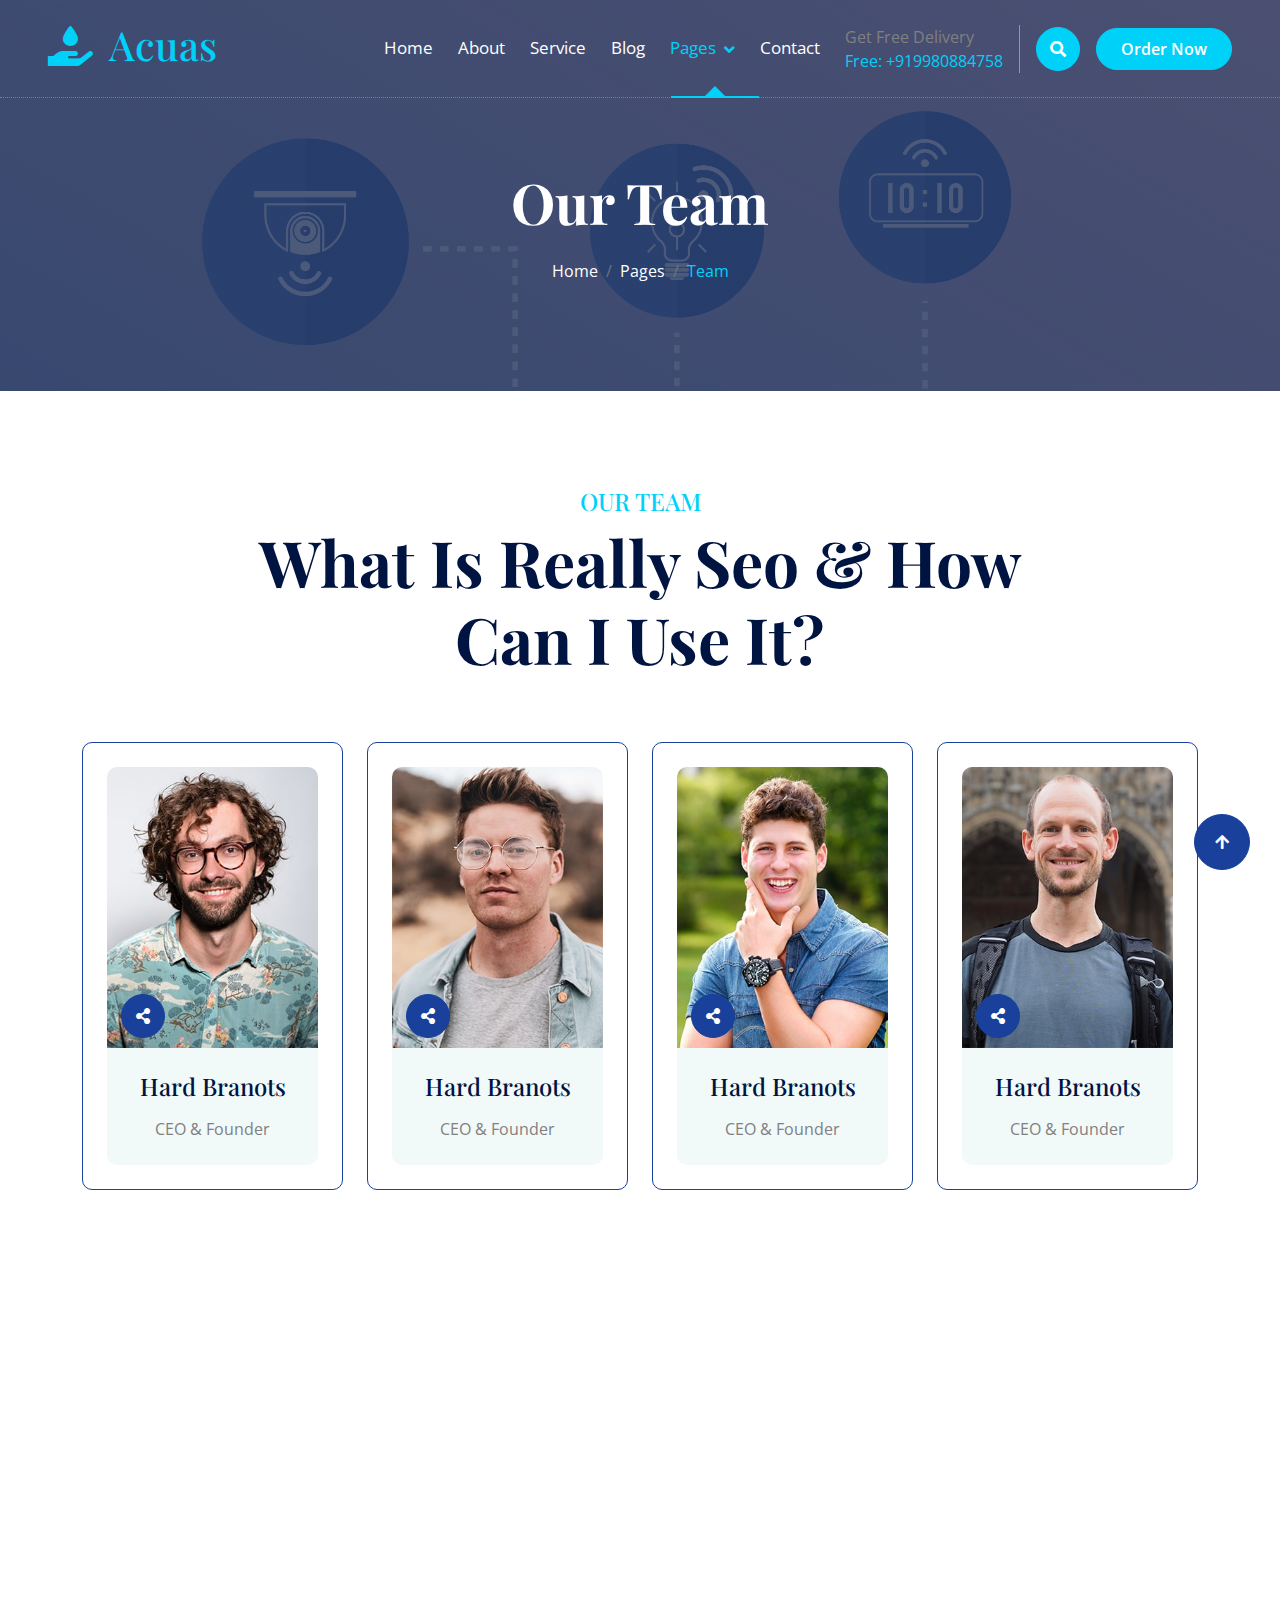
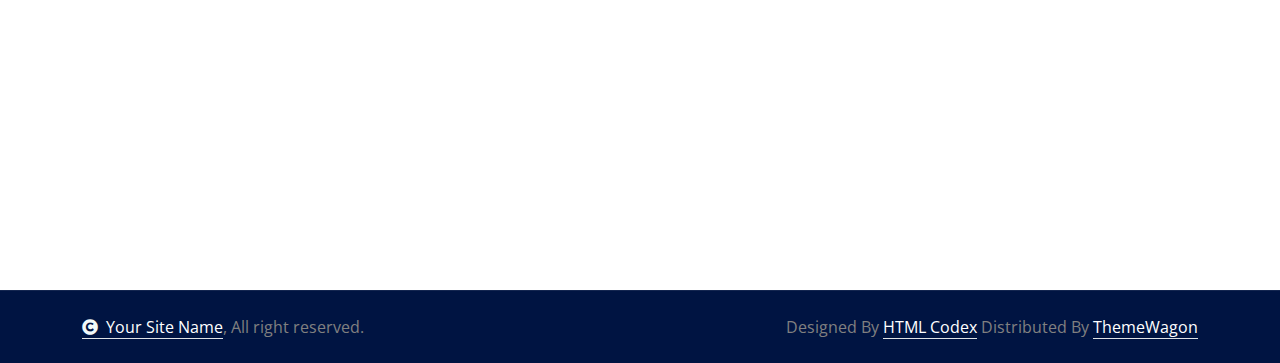
<file: team.html>
<!DOCTYPE html>
<html lang="en">

    <head>
        <meta charset="utf-8">
        <title>Acuas - Drinking Water Website Template</title>
        <meta content="width=device-width, initial-scale=1.0" name="viewport">
        <meta content="" name="keywords">
        <meta content="" name="description">

        <!-- Google Web Fonts -->
        <link rel="preconnect" href="https://fonts.googleapis.com">
        <link rel="preconnect" href="https://fonts.gstatic.com" crossorigin>
        <link href="https://fonts.googleapis.com/css2?family=Open+Sans:ital,wdth,wght@0,75..100,300..800;1,75..100,300..800&family=Playfair+Display:ital,wght@0,400..900;1,400..900&display=swap" rel="stylesheet"> 

        <!-- Icon Font Stylesheet -->
        <link rel="stylesheet" href="https://use.fontawesome.com/releases/v5.15.4/css/all.css"/>
        <link href="https://cdn.jsdelivr.net/npm/bootstrap-icons@1.4.1/font/bootstrap-icons.css" rel="stylesheet">

        <!-- Libraries Stylesheet -->
        <link href="lib/animate/animate.min.css" rel="stylesheet">
        <link href="lib/owlcarousel/assets/owl.carousel.min.css" rel="stylesheet">


        <!-- Customized Bootstrap Stylesheet -->
        <link href="css/bootstrap.min.css" rel="stylesheet">

        <!-- Template Stylesheet -->
        <link href="css/style.css" rel="stylesheet">
    </head>

    <body>

        <!-- Spinner Start -->
        <div id="spinner" class="show bg-white position-fixed translate-middle w-100 vh-100 top-50 start-50 d-flex align-items-center justify-content-center">
            <div class="spinner-border text-primary" style="width: 3rem; height: 3rem;" role="status">
                <span class="sr-only">Loading...</span>
            </div>
        </div>
        <!-- Spinner End -->

        <!-- Navbar & Hero Start -->
        <div class="container-fluid position-relative p-0">
            <nav class="navbar navbar-expand-lg navbar-light px-4 px-lg-5 py-3 py-lg-0">
                <a href="" class="navbar-brand p-0">
                    <h1 class="text-primary"><i class="fas fa-hand-holding-water me-3"></i>Acuas</h1>
                    <!-- <img src="img/logo.png" alt="Logo"> -->
                </a>
                <button class="navbar-toggler" type="button" data-bs-toggle="collapse" data-bs-target="#navbarCollapse">
                    <span class="fa fa-bars"></span>
                </button>
                <div class="collapse navbar-collapse" id="navbarCollapse">
                    <div class="navbar-nav ms-auto py-0">
                        <a href="index.html" class="nav-item nav-link">Home</a>
                        <a href="about.html" class="nav-item nav-link">About</a>
                        <a href="service.html" class="nav-item nav-link">Service</a>
                        <a href="blog.html" class="nav-item nav-link">Blog</a>
                        <div class="nav-item dropdown active">
                            <a href="#" class="nav-link dropdown-toggle active" data-bs-toggle="dropdown">Pages</a>
                            <div class="dropdown-menu m-0">
                                <a href="feature.html" class="dropdown-item">Our Feature</a>
                                <a href="product.html" class="dropdown-item">Our Product</a>
                                <a href="team.html" class="dropdown-item active">Our Team</a>
                                <a href="testimonial.html" class="dropdown-item">Testimonial</a>
                                
                            </div>
                        </div>
                        <a href="contact.html" class="nav-item nav-link">Contact</a>
                    </div>
                    <div class="d-none d-xl-flex me-3">
                        <div class="d-flex flex-column pe-3 border-end border-primary">
                            <span class="text-body">Get Free Delivery</span>
                            <a href="tel:+919980884758"><span class="text-primary">Free: +919980884758</span></a>
                        </div>
                    </div>
                    <button class="btn btn-primary btn-md-square d-flex flex-shrink-0 mb-3 mb-lg-0 rounded-circle me-3" data-bs-toggle="modal" data-bs-target="#searchModal"><i class="fas fa-search"></i></button>
                    <a href="" class="btn btn-primary rounded-pill d-inline-flex flex-shrink-0 py-2 px-4">Order Now</a>
                </div>
            </nav>

            <!-- Header Start -->
            <div class="container-fluid bg-breadcrumb">
                <div class="container text-center py-5" style="max-width: 900px;">
                    <h4 class="text-white display-4 mb-4 wow fadeInDown" data-wow-delay="0.1s">Our Team</h4>
                    <ol class="breadcrumb d-flex justify-content-center mb-0 wow fadeInDown" data-wow-delay="0.3s">
                        <li class="breadcrumb-item"><a href="index.html">Home</a></li>
                        <li class="breadcrumb-item"><a href="#">Pages</a></li>
                        <li class="breadcrumb-item active text-primary">Team</li>
                    </ol>    
                </div>
            </div>
            <!-- Header End -->
        </div>
        <!-- Navbar & Hero End -->

        <!-- Modal Search Start -->
        <div class="modal fade" id="searchModal" tabindex="-1" aria-labelledby="exampleModalLabel" aria-hidden="true">
            <div class="modal-dialog modal-fullscreen">
                <div class="modal-content rounded-0">
                    <div class="modal-header">
                        <h4 class="modal-title mb-0" id="exampleModalLabel">Search by keyword</h4>
                        <button type="button" class="btn-close" data-bs-dismiss="modal" aria-label="Close"></button>
                    </div>
                    <div class="modal-body d-flex align-items-center">
                        <div class="input-group w-75 mx-auto d-flex">
                            <input type="search" class="form-control p-3" placeholder="keywords" aria-describedby="search-icon-1">
                            <span id="search-icon-1" class="input-group-text btn border p-3"><i class="fa fa-search text-white"></i></span>
                        </div>
                    </div>
                </div>
            </div>
        </div>
        <!-- Modal Search End -->

        <!-- Team Start -->
        <div class="container-fluid team py-5">
            <div class="container py-5">
                <div class="text-center mx-auto pb-5 wow fadeInUp" data-wow-delay="0.2s" style="max-width: 800px;">
                    <h4 class="text-uppercase text-primary">Our Team</h4>
                    <h1 class="display-3 text-capitalize mb-3">What is Really seo & How Can I Use It?</h1>
                </div>
                <div class="row g-4">
                    <div class="col-md-6 col-lg-6 col-xl-3 wow fadeInUp" data-wow-delay="0.2s">
                        <div class="team-item p-4">
                            <div class="team-inner rounded">
                                <div class="team-img">
                                    <img src="img/team-1.jpg" class="img-fluid rounded-top w-100" alt="Image">
                                    <div class="team-share">
                                        <a class="btn btn-secondary btn-md-square rounded-pill text-white mx-1" href=""><i class="fas fa-share-alt"></i></a>
                                    </div>
                                    <div class="team-icon rounded-pill py-2 px-2">
                                        <a class="btn btn-secondary btn-sm-square rounded-pill mx-1" href=""><i class="fab fa-facebook-f"></i></a>
                                        <a class="btn btn-secondary btn-sm-square rounded-pill me-1" href=""><i class="fab fa-twitter"></i></a>
                                        <a class="btn btn-secondary btn-sm-square rounded-pill me-1" href=""><i class="fab fa-linkedin-in"></i></a>
                                        <a class="btn btn-secondary btn-sm-square rounded-pill me-1" href=""><i class="fab fa-instagram"></i></a>
                                    </div>
                                </div>
                                <div class="bg-light rounded-bottom text-center py-4">
                                    <h4 class="mb-3">Hard Branots</h4>
                                    <p class="mb-0">CEO & Founder</p>
                                </div>
                            </div>
                        </div>
                    </div>
                    <div class="col-md-6 col-lg-6 col-xl-3 wow fadeInUp" data-wow-delay="0.4s">
                        <div class="team-item p-4">
                            <div class="team-inner rounded">
                                <div class="team-img">
                                    <img src="img/team-2.jpg" class="img-fluid rounded-top w-100" alt="Image">
                                    <div class="team-share">
                                        <a class="btn btn-secondary btn-md-square rounded-pill text-white mx-1" href=""><i class="fas fa-share-alt"></i></a>
                                    </div>
                                    <div class="team-icon rounded-pill py-2 px-2">
                                        <a class="btn btn-secondary btn-sm-square rounded-pill mx-1" href=""><i class="fab fa-facebook-f"></i></a>
                                        <a class="btn btn-secondary btn-sm-square rounded-pill me-1" href=""><i class="fab fa-twitter"></i></a>
                                        <a class="btn btn-secondary btn-sm-square rounded-pill me-1" href=""><i class="fab fa-linkedin-in"></i></a>
                                        <a class="btn btn-secondary btn-sm-square rounded-pill me-1" href=""><i class="fab fa-instagram"></i></a>
                                    </div>
                                </div>
                                <div class="bg-light rounded-bottom text-center py-4">
                                    <h4 class="mb-3">Hard Branots</h4>
                                    <p class="mb-0">CEO & Founder</p>
                                </div>
                            </div>
                        </div>
                    </div>
                    <div class="col-md-6 col-lg-6 col-xl-3 wow fadeInUp" data-wow-delay="0.6s">
                        <div class="team-item p-4">
                            <div class="team-inner rounded">
                                <div class="team-img">
                                    <img src="img/team-3.jpg" class="img-fluid rounded-top w-100" alt="Image">
                                    <div class="team-share">
                                        <a class="btn btn-secondary btn-md-square rounded-pill text-white mx-1" href=""><i class="fas fa-share-alt"></i></a>
                                    </div>
                                    <div class="team-icon rounded-pill py-2 px-2">
                                        <a class="btn btn-secondary btn-sm-square rounded-pill mx-1" href=""><i class="fab fa-facebook-f"></i></a>
                                        <a class="btn btn-secondary btn-sm-square rounded-pill me-1" href=""><i class="fab fa-twitter"></i></a>
                                        <a class="btn btn-secondary btn-sm-square rounded-pill me-1" href=""><i class="fab fa-linkedin-in"></i></a>
                                        <a class="btn btn-secondary btn-sm-square rounded-pill me-1" href=""><i class="fab fa-instagram"></i></a>
                                    </div>
                                </div>
                                <div class="bg-light rounded-bottom text-center py-4">
                                    <h4 class="mb-3">Hard Branots</h4>
                                    <p class="mb-0">CEO & Founder</p>
                                </div>
                            </div>
                        </div>
                    </div>
                    <div class="col-md-6 col-lg-6 col-xl-3 wow fadeInUp" data-wow-delay="0.8s">
                        <div class="team-item p-4">
                            <div class="team-inner rounded">
                                <div class="team-img">
                                    <img src="img/team-4.jpg" class="img-fluid rounded-top w-100" alt="Image">
                                    <div class="team-share">
                                        <a class="btn btn-secondary btn-md-square rounded-pill text-white mx-1" href=""><i class="fas fa-share-alt"></i></a>
                                    </div>
                                    <div class="team-icon rounded-pill py-2 px-2">
                                        <a class="btn btn-secondary btn-sm-square rounded-pill mx-1" href=""><i class="fab fa-facebook-f"></i></a>
                                        <a class="btn btn-secondary btn-sm-square rounded-pill me-1" href=""><i class="fab fa-twitter"></i></a>
                                        <a class="btn btn-secondary btn-sm-square rounded-pill me-1" href=""><i class="fab fa-linkedin-in"></i></a>
                                        <a class="btn btn-secondary btn-sm-square rounded-pill me-1" href=""><i class="fab fa-instagram"></i></a>
                                    </div>
                                </div>
                                <div class="bg-light rounded-bottom text-center py-4">
                                    <h4 class="mb-3">Hard Branots</h4>
                                    <p class="mb-0">CEO & Founder</p>
                                </div>
                            </div>
                        </div>
                    </div>
                </div>
            </div>
        </div>
        <!-- Team End -->

        <!-- Footer Start -->
        <div class="container-fluid footer py-5 wow fadeIn" data-wow-delay="0.2s">
            <div class="container py-5">
                <div class="row g-5 mb-5 align-items-center">
                    <div class="col-lg-7">
                        <div class="position-relative mx-auto">
                            <input class="form-control rounded-pill w-100 py-3 ps-4 pe-5" type="text" placeholder="Email address to Subscribe">
                            <button type="button" class="btn btn-secondary rounded-pill position-absolute top-0 end-0 py-2 px-4 mt-2 me-2">Subscribe</button>
                        </div>
                    </div>
                    <div class="col-lg-5">
                        <div class="d-flex align-items-center justify-content-center justify-content-lg-end">
                            <a class="btn btn-secondary btn-md-square rounded-circle me-3" href=""><i class="fab fa-facebook-f"></i></a>
                            <a class="btn btn-secondary btn-md-square rounded-circle me-3" href=""><i class="fab fa-twitter"></i></a>
                            <a class="btn btn-secondary btn-md-square rounded-circle me-3" href=""><i class="fab fa-instagram"></i></a>
                            <a class="btn btn-secondary btn-md-square rounded-circle me-0" href=""><i class="fab fa-linkedin-in"></i></a>
                        </div>
                    </div>
                </div>
                <div class="row g-5">
                    <div class="col-md-6 col-lg-6 col-xl-3">
                        <div class="footer-item d-flex flex-column">
                            <div class="footer-item">
                                <h3 class="text-white mb-4"><i class="fas fa-hand-holding-water text-primary me-3"></i>Acuas</h3>
                                <p class="mb-3">Dolor amet sit justo amet elitr clita ipsum elitr est.Lorem ipsum dolor sit amet, consectetur adipiscing elit consectetur adipiscing elit.</p>
                            </div>
                            <div class="position-relative">
                                <input class="form-control rounded-pill w-100 py-3 ps-4 pe-5" type="text" placeholder="Enter your email">
                                <button type="button" class="btn btn-secondary rounded-pill position-absolute top-0 end-0 py-2 mt-2 me-2">SignUp</button>
                            </div>
                        </div>
                    </div>
                    <div class="col-md-6 col-lg-6 col-xl-3">
                        <div class="footer-item d-flex flex-column">
                            <h4 class="text-white mb-4">About Us</h4>
                            <a href="#"><i class="fas fa-angle-right me-2"></i> Why Choose Us</a>
                            <a href="#"><i class="fas fa-angle-right me-2"></i> Free Water Bottles</a>
                            <a href="#"><i class="fas fa-angle-right me-2"></i> Water Dispensers</a>
                            <a href="#"><i class="fas fa-angle-right me-2"></i> Bottled Water Coolers</a>
                            <a href="#"><i class="fas fa-angle-right me-2"></i> Contact us</a>
                            <a href="#"><i class="fas fa-angle-right me-2"></i> Terms & Conditions</a>
                        </div>
                    </div>
                    <div class="col-md-6 col-lg-6 col-xl-3">
                        <div class="footer-item d-flex flex-column">
                            <h4 class="text-white mb-4">Business Hours</h4>
                            <div class="mb-3">
                                <h6 class="text-muted mb-0">Mon - Friday:</h6>
                                <p class="text-white mb-0">09.00 am to 07.00 pm</p>
                            </div>
                            <div class="mb-3">
                                <h6 class="text-muted mb-0">Saturday:</h6>
                                <p class="text-white mb-0">10.00 am to 05.00 pm</p>
                            </div>
                            <div class="mb-3">
                                <h6 class="text-muted mb-0">Vacation:</h6>
                                <p class="text-white mb-0">All Sunday is our vacation</p>
                            </div>
                        </div>
                    </div>
                    <div class="col-md-6 col-lg-6 col-xl-3">
                        <div class="footer-item d-flex flex-column">
                            <h4 class="text-white mb-4">Contact Info</h4>
                            <a href="#"><i class="fa fa-map-marker-alt me-2"></i> 123 Street, New York, USA</a>
                            <a href="mailto:info@example.com"><i class="fas fa-envelope me-2"></i> info@example.com</a>
                            <a href="mailto:info@example.com"><i class="fas fa-envelope me-2"></i> info@example.com</a>
                            <a href="tel:+012 345 67890"><i class="fas fa-phone me-2"></i> +012 345 67890</a>
                            <a href="tel:+012 345 67890" class="mb-3"><i class="fas fa-print me-2"></i> +012 345 67890</a>
                        </div>
                    </div>
                </div>
            </div>
        </div>
        <!-- Footer End -->

        
        <!-- Copyright Start -->
        <div class="container-fluid copyright py-4">
            <div class="container">
                <div class="row g-4 align-items-center">
                    <div class="col-md-6 text-center text-md-start mb-md-0">
                        <span class="text-body"><a href="#" class="border-bottom text-white"><i class="fas fa-copyright text-light me-2"></i>Your Site Name</a>, All right reserved.</span>
                    </div>
                    <div class="col-md-6 text-center text-md-end text-body">
                        <!--/*** This template is free as long as you keep the below author’s credit link/attribution link/backlink. ***/-->
                        <!--/*** If you'd like to use the template without the below author’s credit link/attribution link/backlink, ***/-->
                        <!--/*** you can purchase the Credit Removal License from "https://htmlcodex.com/credit-removal". ***/-->
                        Designed By <a class="border-bottom text-white" href="https://htmlcodex.com">HTML Codex</a> Distributed By <a class="border-bottom text-white" href="https://themewagon.com">ThemeWagon</a>
                    </div>
                </div>
            </div>
        </div>
        <!-- Copyright End -->


        <!-- Back to Top -->
        <a href="#" class="btn btn-secondary btn-lg-square rounded-circle back-to-top"><i class="fa fa-arrow-up"></i></a>   

        
    <!-- JavaScript Libraries -->
    <script src="https://ajax.googleapis.com/ajax/libs/jquery/3.6.4/jquery.min.js"></script>
    <script src="https://cdn.jsdelivr.net/npm/bootstrap@5.0.0/dist/js/bootstrap.bundle.min.js"></script>
    <script src="lib/wow/wow.min.js"></script>
    <script src="lib/easing/easing.min.js"></script>
    <script src="lib/waypoints/waypoints.min.js"></script>
    <script src="lib/counterup/counterup.min.js"></script>
    <script src="lib/owlcarousel/owl.carousel.min.js"></script>
    

    <!-- Template Javascript -->
    <script src="js/main.js"></script>
    </body>

</html>
</file>
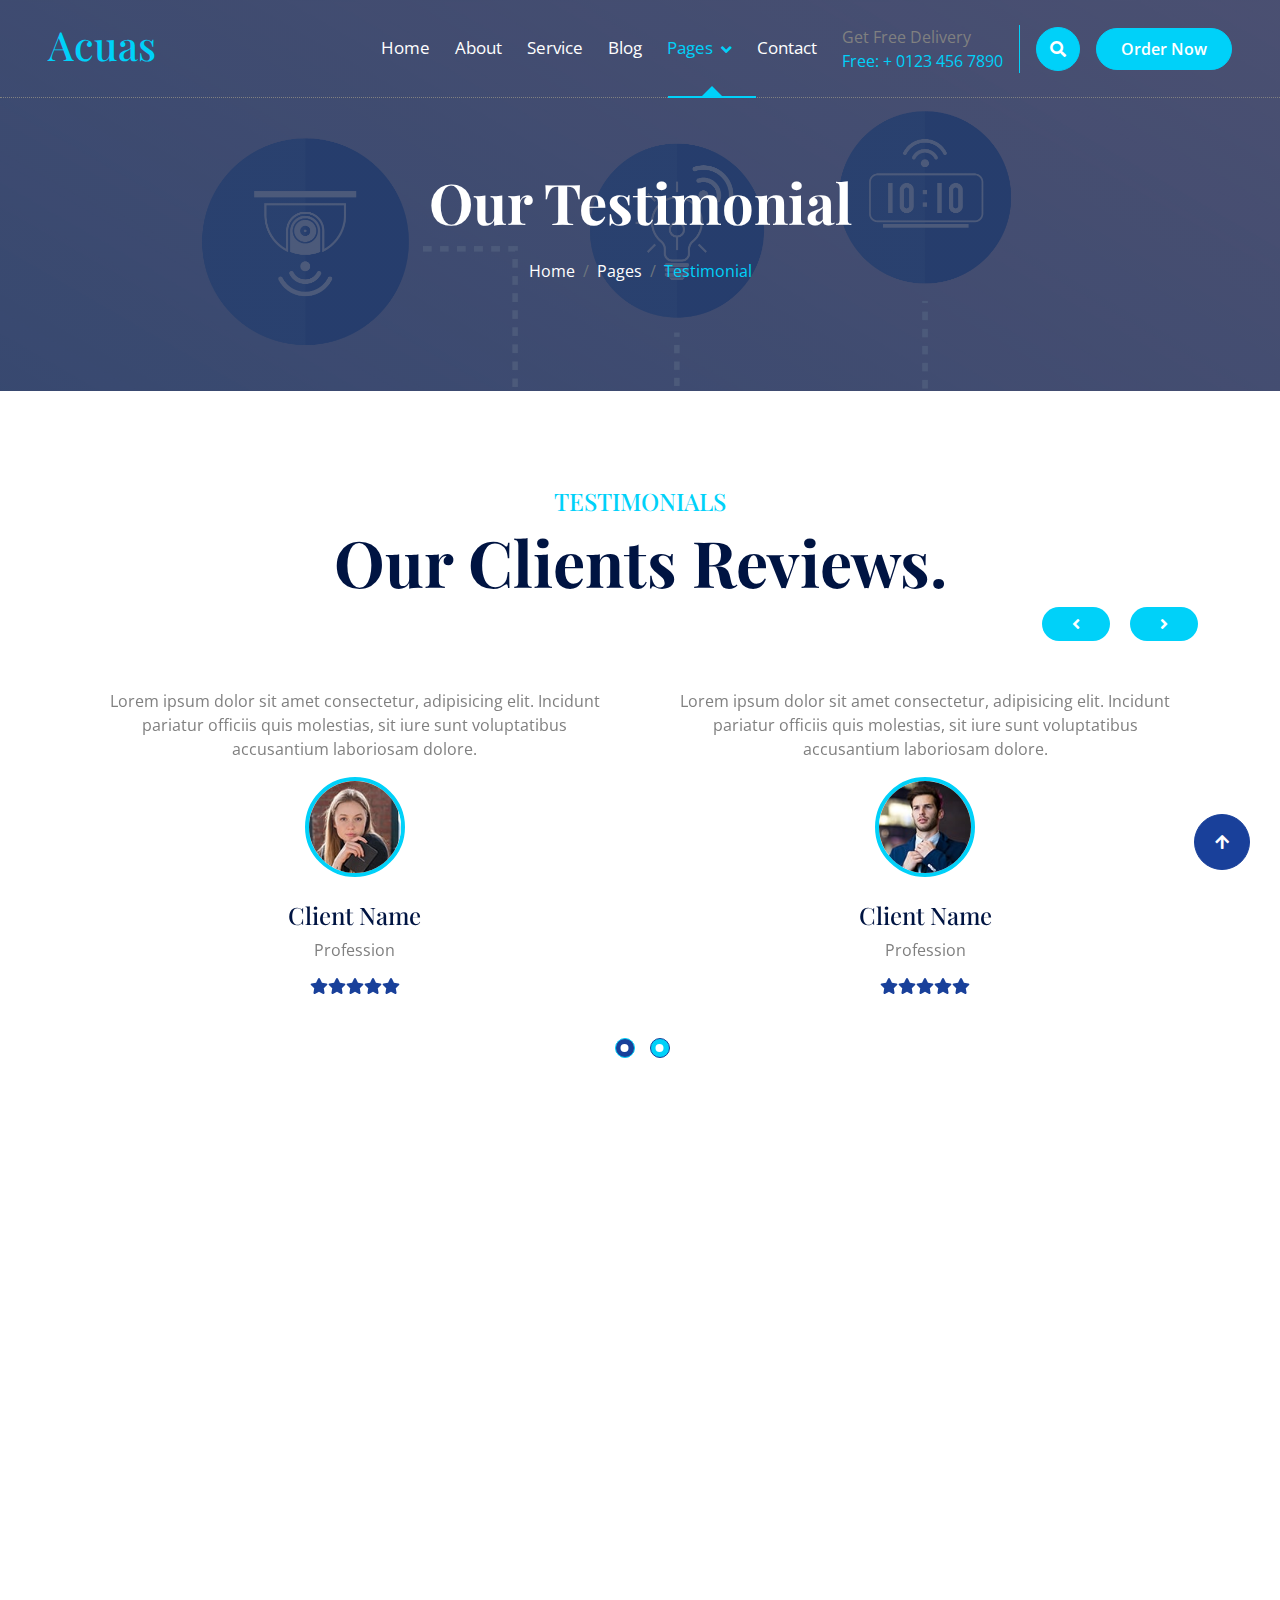
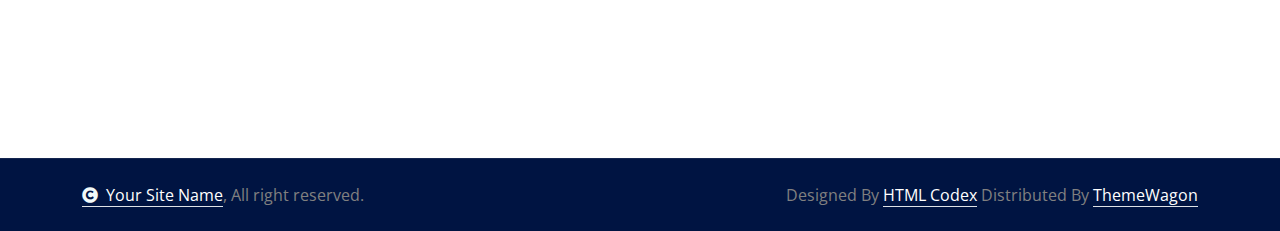
<file: testimonial.html>
<!DOCTYPE html>
<html lang="en">

    <head>
        <meta charset="utf-8">
        <title>Elementure Private Limited</title>
        <meta content="width=device-width, initial-scale=1.0" name="viewport">
        <meta content="" name="keywords">
        <meta content="" name="description">

        <!-- Google Web Fonts -->
        <link rel="preconnect" href="https://fonts.googleapis.com">
        <link rel="preconnect" href="https://fonts.gstatic.com" crossorigin>
        <link href="https://fonts.googleapis.com/css2?family=Open+Sans:ital,wdth,wght@0,75..100,300..800;1,75..100,300..800&family=Playfair+Display:ital,wght@0,400..900;1,400..900&display=swap" rel="stylesheet"> 

        <!-- Icon Font Stylesheet -->
        <link rel="stylesheet" href="https://use.fontawesome.com/releases/v5.15.4/css/all.css"/>
        <link href="https://cdn.jsdelivr.net/npm/bootstrap-icons@1.4.1/font/bootstrap-icons.css" rel="stylesheet">

        <!-- Libraries Stylesheet -->
        <link href="lib/animate/animate.min.css" rel="stylesheet">
        <link href="lib/owlcarousel/assets/owl.carousel.min.css" rel="stylesheet">


        <!-- Customized Bootstrap Stylesheet -->
        <link href="css/bootstrap.min.css" rel="stylesheet">

        <!-- Template Stylesheet -->
        <link href="css/style.css" rel="stylesheet">
    </head>

    <body>

        <!-- Spinner Start -->
        <div id="spinner" class="show bg-white position-fixed translate-middle w-100 vh-100 top-50 start-50 d-flex align-items-center justify-content-center">
            <div class="spinner-border text-primary" style="width: 3rem; height: 3rem;" role="status">
                <span class="sr-only">Loading...</span>
            </div>
        </div>
        <!-- Spinner End -->

        <!-- Navbar & Hero Start -->
        <div class="container-fluid position-relative p-0">
            <nav class="navbar navbar-expand-lg navbar-light px-4 px-lg-5 py-3 py-lg-0">
                <a href="" class="navbar-brand p-0">
                    <h1 class="text-primary">Acuas</h1>
                    <!-- <img src="img/logo.png" alt="Logo"> -->
                </a>
                <button class="navbar-toggler" type="button" data-bs-toggle="collapse" data-bs-target="#navbarCollapse">
                    <span class="fa fa-bars"></span>
                </button>
                <div class="collapse navbar-collapse" id="navbarCollapse">
                    <div class="navbar-nav ms-auto py-0">
                        <a href="index.html" class="nav-item nav-link">Home</a>
                        <a href="about.html" class="nav-item nav-link">About</a>
                        <a href="service.html" class="nav-item nav-link">Service</a>
                        <a href="blog.html" class="nav-item nav-link">Blog</a>
                        <div class="nav-item dropdown active">
                            <a href="#" class="nav-link dropdown-toggle active" data-bs-toggle="dropdown">Pages</a>
                            <div class="dropdown-menu m-0">
                                <a href="feature.html" class="dropdown-item">Our Feature</a>
                                <a href="product.html" class="dropdown-item">Our Product</a>
                                <a href="team.html" class="dropdown-item">Our Team</a>
                                <a href="testimonial.html" class="dropdown-item active">Testimonial</a>
                                
                            </div>
                        </div>
                        <a href="contact.html" class="nav-item nav-link">Contact</a>
                    </div>
                    <div class="d-none d-xl-flex me-3">
                        <div class="d-flex flex-column pe-3 border-end border-primary">
                            <span class="text-body">Get Free Delivery</span>
                            <a href="tel:+4733378901"><span class="text-primary">Free: + 0123 456 7890</span></a>
                        </div>
                    </div>
                    <button class="btn btn-primary btn-md-square d-flex flex-shrink-0 mb-3 mb-lg-0 rounded-circle me-3" data-bs-toggle="modal" data-bs-target="#searchModal"><i class="fas fa-search"></i></button>
                    <a href="" class="btn btn-primary rounded-pill d-inline-flex flex-shrink-0 py-2 px-4">Order Now</a>
                </div>
            </nav>

            <!-- Header Start -->
            <div class="container-fluid bg-breadcrumb">
                <div class="container text-center py-5" style="max-width: 900px;">
                    <h4 class="text-white display-4 mb-4 wow fadeInDown" data-wow-delay="0.1s">Our Testimonial</h4>
                    <ol class="breadcrumb d-flex justify-content-center mb-0 wow fadeInDown" data-wow-delay="0.3s">
                        <li class="breadcrumb-item"><a href="index.html">Home</a></li>
                        <li class="breadcrumb-item"><a href="#">Pages</a></li>
                        <li class="breadcrumb-item active text-primary">Testimonial</li>
                    </ol>    
                </div>
            </div>
            <!-- Header End -->
        </div>
        <!-- Navbar & Hero End -->

        <!-- Modal Search Start -->
        <div class="modal fade" id="searchModal" tabindex="-1" aria-labelledby="exampleModalLabel" aria-hidden="true">
            <div class="modal-dialog modal-fullscreen">
                <div class="modal-content rounded-0">
                    <div class="modal-header">
                        <h4 class="modal-title mb-0" id="exampleModalLabel">Search by keyword</h4>
                        <button type="button" class="btn-close" data-bs-dismiss="modal" aria-label="Close"></button>
                    </div>
                    <div class="modal-body d-flex align-items-center">
                        <div class="input-group w-75 mx-auto d-flex">
                            <input type="search" class="form-control p-3" placeholder="keywords" aria-describedby="search-icon-1">
                            <span id="search-icon-1" class="input-group-text btn border p-3"><i class="fa fa-search text-white"></i></span>
                        </div>
                    </div>
                </div>
            </div>
        </div>
        <!-- Modal Search End -->

        <!-- Testimonial Start -->
        <div class="container-fluid testimonial py-5">
            <div class="container py-5">
                <div class="text-center mx-auto pb-5 wow fadeInUp" data-wow-delay="0.2s" style="max-width: 800px;">
                    <h4 class="text-uppercase text-primary">Testimonials</h4>
                    <h1 class="display-3 text-capitalize mb-3">Our clients reviews.</h1>
                </div>
                <div class="owl-carousel testimonial-carousel wow fadeInUp" data-wow-delay="0.3s">
                    <div class="testimonial-item text-center p-4">
                        <p>Lorem ipsum dolor sit amet consectetur, adipisicing elit. Incidunt pariatur officiis quis molestias, sit iure sunt voluptatibus accusantium laboriosam dolore.
                        </p>
                        <div class="d-flex justify-content-center mb-4">
                            <img src="img/testimonial-1.jpg" class="img-fluid border border-4 border-primary" style="width: 100px; height: 100px; border-radius: 50px;" alt="">
                        </div>
                        <div class="d-block">
                            <h4 class="text-dark">Client Name</h4>
                            <p class="m-0 pb-3">Profession</p>
                            <div class="d-flex justify-content-center text-secondary">
                                <i class="fas fa-star"></i>
                                <i class="fas fa-star"></i>
                                <i class="fas fa-star"></i>
                                <i class="fas fa-star"></i>
                                <i class="fas fa-star"></i>
                            </div>
                        </div>
                    </div>
                    <div class="testimonial-item text-center p-4">
                        <p>Lorem ipsum dolor sit amet consectetur, adipisicing elit. Incidunt pariatur officiis quis molestias, sit iure sunt voluptatibus accusantium laboriosam dolore.
                        </p>
                        <div class="d-flex justify-content-center mb-4">
                            <img src="img/testimonial-2.jpg" class="img-fluid border border-4 border-primary" style="width: 100px; height: 100px; border-radius: 50px;" alt="">
                        </div>
                        <div class="d-block">
                            <h4 class="text-dark">Client Name</h4>
                            <p class="m-0 pb-3">Profession</p>
                            <div class="d-flex justify-content-center text-secondary">
                                <i class="fas fa-star"></i>
                                <i class="fas fa-star"></i>
                                <i class="fas fa-star"></i>
                                <i class="fas fa-star"></i>
                                <i class="fas fa-star"></i>
                            </div>
                        </div>
                    </div>
                    <div class="testimonial-item text-center p-4">
                        <p>Lorem ipsum dolor sit amet consectetur, adipisicing elit. Incidunt pariatur officiis quis molestias, sit iure sunt voluptatibus accusantium laboriosam dolore.
                        </p>
                        <div class="d-flex justify-content-center mb-4">
                            <img src="img/testimonial-3.jpg" class="img-fluid border border-4 border-primary" style="width: 100px; height: 100px; border-radius: 50px;" alt="">
                        </div>
                        <div class="d-block">
                            <h4 class="text-dark">Client Name</h4>
                            <p class="m-0 pb-3">Profession</p>
                            <div class="d-flex justify-content-center text-secondary">
                                <i class="fas fa-star"></i>
                                <i class="fas fa-star"></i>
                                <i class="fas fa-star"></i>
                                <i class="fas fa-star"></i>
                                <i class="fas fa-star"></i>
                            </div>
                        </div>
                    </div>
                    <div class="testimonial-item text-center p-4">
                        <p>Lorem ipsum dolor sit amet consectetur, adipisicing elit. Incidunt pariatur officiis quis molestias, sit iure sunt voluptatibus accusantium laboriosam dolore.
                        </p>
                        <div class="d-flex justify-content-center mb-4">
                            <img src="img/testimonial-3.jpg" class="img-fluid border border-4 border-primary" style="width: 100px; height: 100px; border-radius: 50px;" alt="">
                        </div>
                        <div class="d-block">
                            <h4 class="text-dark">Client Name</h4>
                            <p class="m-0 pb-3">Profession</p>
                            <div class="d-flex justify-content-center text-secondary">
                                <i class="fas fa-star"></i>
                                <i class="fas fa-star"></i>
                                <i class="fas fa-star"></i>
                                <i class="fas fa-star"></i>
                                <i class="fas fa-star"></i>
                            </div>
                        </div>
                    </div>
                </div>
            </div>
        </div>
        <!-- Testimonial End -->

        <!-- Footer Start -->
        <div class="container-fluid footer py-5 wow fadeIn" data-wow-delay="0.2s">
            <div class="container py-5">
                <div class="row g-5 mb-5 align-items-center">
                    <div class="col-lg-7">
                        <div class="position-relative mx-auto">
                            <input class="form-control rounded-pill w-100 py-3 ps-4 pe-5" type="text" placeholder="Email address to Subscribe">
                            <button type="button" class="btn btn-secondary rounded-pill position-absolute top-0 end-0 py-2 px-4 mt-2 me-2">Subscribe</button>
                        </div>
                    </div>
                    <div class="col-lg-5">
                        <div class="d-flex align-items-center justify-content-center justify-content-lg-end">
                            <a class="btn btn-secondary btn-md-square rounded-circle me-3" href=""><i class="fab fa-facebook-f"></i></a>
                            <a class="btn btn-secondary btn-md-square rounded-circle me-3" href=""><i class="fab fa-twitter"></i></a>
                            <a class="btn btn-secondary btn-md-square rounded-circle me-3" href=""><i class="fab fa-instagram"></i></a>
                            <a class="btn btn-secondary btn-md-square rounded-circle me-0" href=""><i class="fab fa-linkedin-in"></i></a>
                        </div>
                    </div>
                </div>
                <div class="row g-5">
                    <div class="col-md-6 col-lg-6 col-xl-3">
                        <div class="footer-item d-flex flex-column">
                            <div class="footer-item">
                                <h3 class="text-white mb-4"><i class="fas fa-hand-holding-water text-primary me-3"></i>Acuas</h3>
                                <p class="mb-3">Dolor amet sit justo amet elitr clita ipsum elitr est.Lorem ipsum dolor sit amet, consectetur adipiscing elit consectetur adipiscing elit.</p>
                            </div>
                            <div class="position-relative">
                                <input class="form-control rounded-pill w-100 py-3 ps-4 pe-5" type="text" placeholder="Enter your email">
                                <button type="button" class="btn btn-secondary rounded-pill position-absolute top-0 end-0 py-2 mt-2 me-2">SignUp</button>
                            </div>
                        </div>
                    </div>
                    <div class="col-md-6 col-lg-6 col-xl-3">
                        <div class="footer-item d-flex flex-column">
                            <h4 class="text-white mb-4">About Us</h4>
                            <a href="#"><i class="fas fa-angle-right me-2"></i> Why Choose Us</a>
                            <a href="#"><i class="fas fa-angle-right me-2"></i> Free Water Bottles</a>
                            <a href="#"><i class="fas fa-angle-right me-2"></i> Water Dispensers</a>
                            <a href="#"><i class="fas fa-angle-right me-2"></i> Bottled Water Coolers</a>
                            <a href="#"><i class="fas fa-angle-right me-2"></i> Contact us</a>
                            <a href="#"><i class="fas fa-angle-right me-2"></i> Terms & Conditions</a>
                        </div>
                    </div>
                    <div class="col-md-6 col-lg-6 col-xl-3">
                        <div class="footer-item d-flex flex-column">
                            <h4 class="text-white mb-4">Business Hours</h4>
                            <div class="mb-3">
                                <h6 class="text-muted mb-0">Mon - Friday:</h6>
                                <p class="text-white mb-0">09.00 am to 07.00 pm</p>
                            </div>
                            <div class="mb-3">
                                <h6 class="text-muted mb-0">Saturday:</h6>
                                <p class="text-white mb-0">10.00 am to 05.00 pm</p>
                            </div>
                            <div class="mb-3">
                                <h6 class="text-muted mb-0">Vacation:</h6>
                                <p class="text-white mb-0">All Sunday is our vacation</p>
                            </div>
                        </div>
                    </div>
                    <div class="col-md-6 col-lg-6 col-xl-3">
                        <div class="footer-item d-flex flex-column">
                            <h4 class="text-white mb-4">Contact Info</h4>
                            <a href="#"><i class="fa fa-map-marker-alt me-2"></i> 123 Street, New York, USA</a>
                            <a href="mailto:info@example.com"><i class="fas fa-envelope me-2"></i> info@example.com</a>
                            <a href="mailto:info@example.com"><i class="fas fa-envelope me-2"></i> info@example.com</a>
                            <a href="tel:+012 345 67890"><i class="fas fa-phone me-2"></i> +012 345 67890</a>
                            <a href="tel:+012 345 67890" class="mb-3"><i class="fas fa-print me-2"></i> +012 345 67890</a>
                        </div>
                    </div>
                </div>
            </div>
        </div>
        <!-- Footer End -->

        
        <!-- Copyright Start -->
        <div class="container-fluid copyright py-4">
            <div class="container">
                <div class="row g-4 align-items-center">
                    <div class="col-md-6 text-center text-md-start mb-md-0">
                        <span class="text-body"><a href="#" class="border-bottom text-white"><i class="fas fa-copyright text-light me-2"></i>Your Site Name</a>, All right reserved.</span>
                    </div>
                    <div class="col-md-6 text-center text-md-end text-body">
                        <!--/*** This template is free as long as you keep the below author’s credit link/attribution link/backlink. ***/-->
                        <!--/*** If you'd like to use the template without the below author’s credit link/attribution link/backlink, ***/-->
                        <!--/*** you can purchase the Credit Removal License from "https://htmlcodex.com/credit-removal". ***/-->
                        Designed By <a class="border-bottom text-white" href="https://htmlcodex.com">HTML Codex</a> Distributed By <a class="border-bottom text-white" href="https://themewagon.com">ThemeWagon</a>
                    </div>
                </div>
            </div>
        </div>
        <!-- Copyright End -->


        <!-- Back to Top -->
        <a href="#" class="btn btn-secondary btn-lg-square rounded-circle back-to-top"><i class="fa fa-arrow-up"></i></a>   

        
    <!-- JavaScript Libraries -->
    <script src="https://ajax.googleapis.com/ajax/libs/jquery/3.6.4/jquery.min.js"></script>
    <script src="https://cdn.jsdelivr.net/npm/bootstrap@5.0.0/dist/js/bootstrap.bundle.min.js"></script>
    <script src="lib/wow/wow.min.js"></script>
    <script src="lib/easing/easing.min.js"></script>
    <script src="lib/waypoints/waypoints.min.js"></script>
    <script src="lib/counterup/counterup.min.js"></script>
    <script src="lib/owlcarousel/owl.carousel.min.js"></script>
    

    <!-- Template Javascript -->
    <script src="js/main.js"></script>
    </body>

</html>
</file>
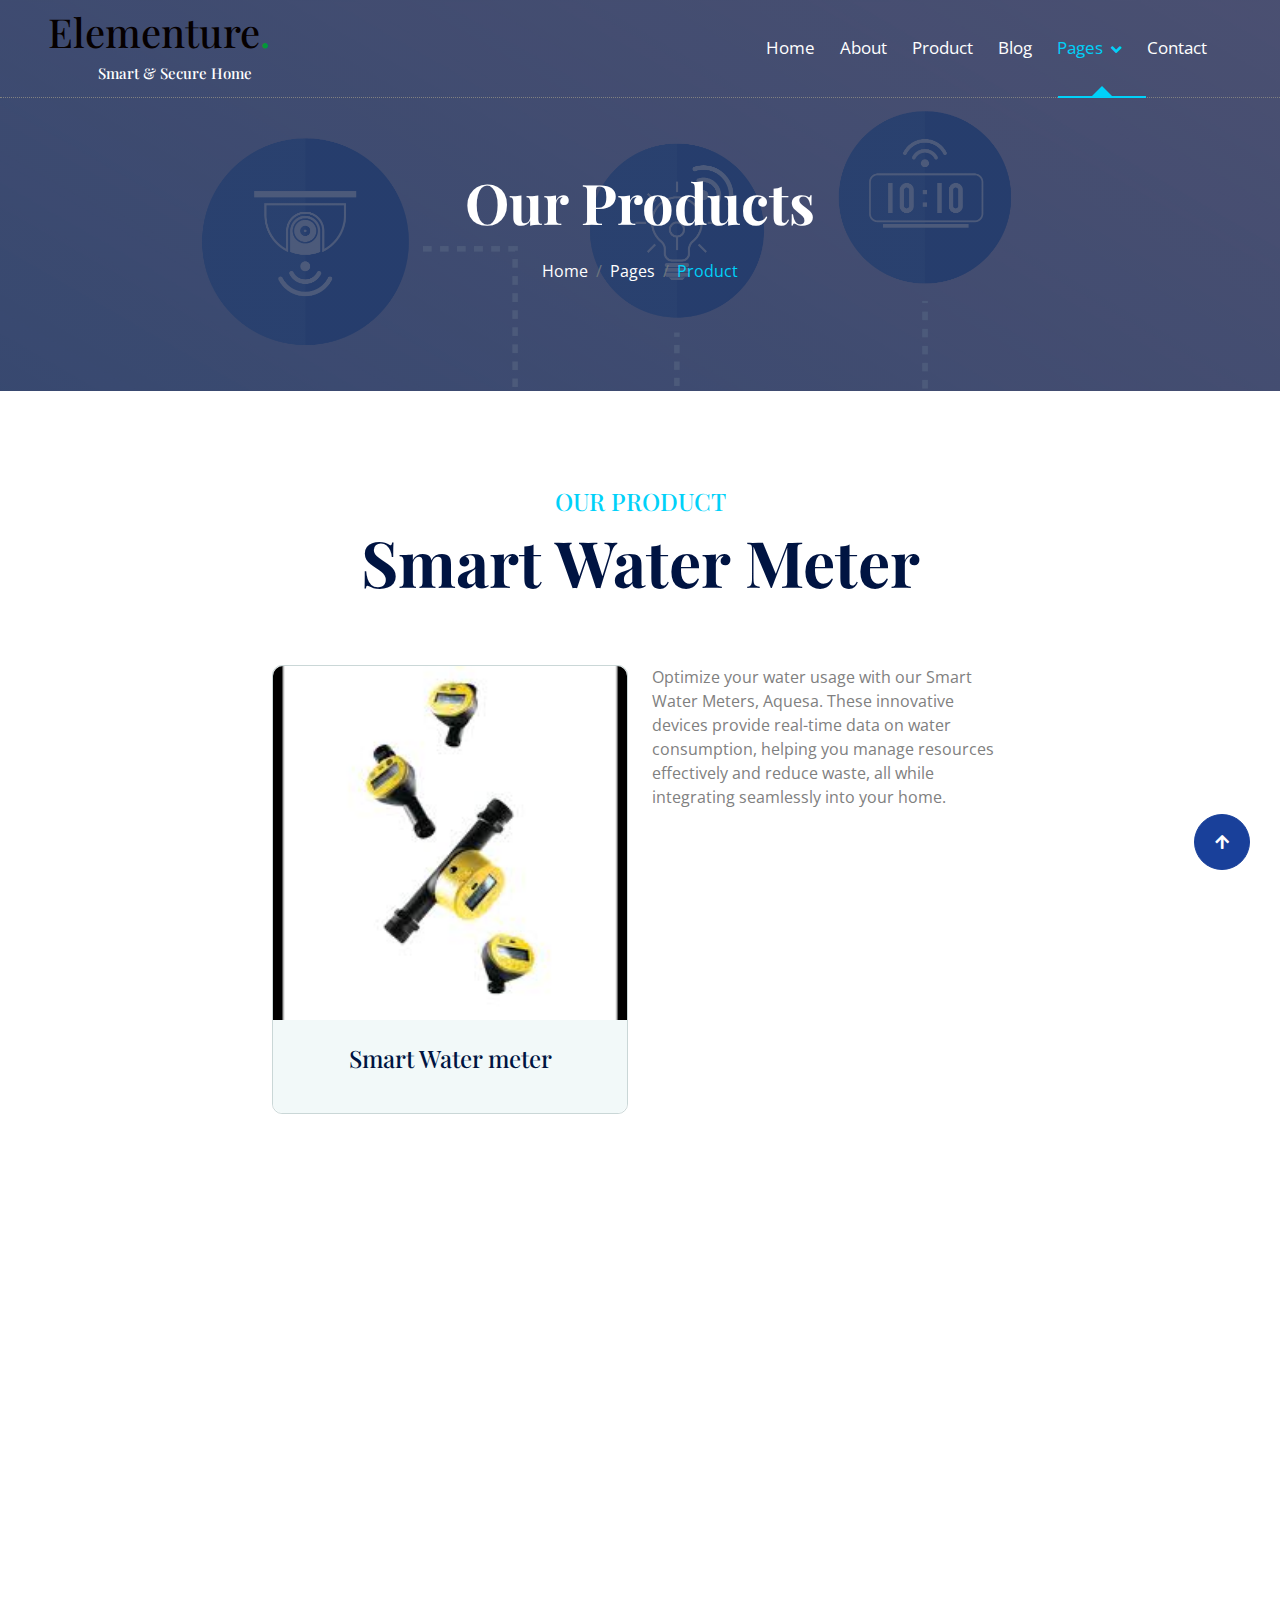
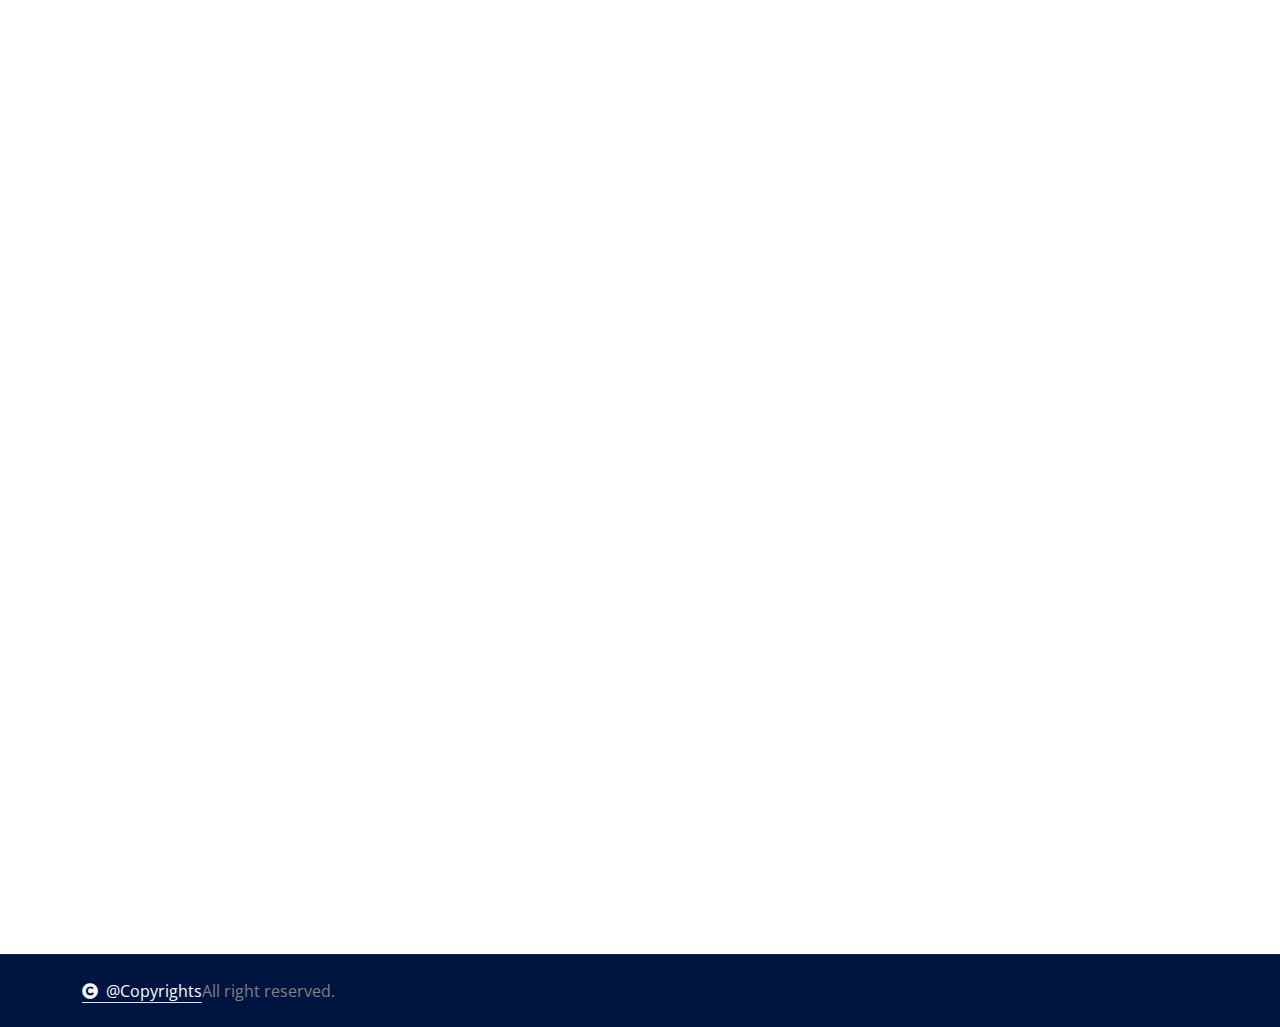
<file: water_meter.html>
<!DOCTYPE html>
<html lang="en">

    <head>
        <meta charset="utf-8">
        <title>watermeter - Product</title>
        <meta content="width=device-width, initial-scale=1.0" name="viewport">
        <meta content="" name="keywords">
        <meta content="" name="description">

        <!-- Google Web Fonts -->
        <link rel="preconnect" href="https://fonts.googleapis.com">
        <link rel="preconnect" href="https://fonts.gstatic.com" crossorigin>
        <link href="https://fonts.googleapis.com/css2?family=Open+Sans:ital,wdth,wght@0,75..100,300..800;1,75..100,300..800&family=Playfair+Display:ital,wght@0,400..900;1,400..900&display=swap" rel="stylesheet"> 

        <!-- Icon Font Stylesheet -->
        <link rel="stylesheet" href="https://use.fontawesome.com/releases/v5.15.4/css/all.css"/>
        <link href="https://cdn.jsdelivr.net/npm/bootstrap-icons@1.4.1/font/bootstrap-icons.css" rel="stylesheet">

        <!-- Libraries Stylesheet -->
        <link href="lib/animate/animate.min.css" rel="stylesheet">
        <link href="lib/owlcarousel/assets/owl.carousel.min.css" rel="stylesheet">


        <!-- Customized Bootstrap Stylesheet -->
        <link href="css/bootstrap.min.css" rel="stylesheet">

        <!-- Template Stylesheet -->
        <link href="css/style.css" rel="stylesheet">
    </head>

    <body>

        <!-- Spinner Start -->
        <div id="spinner" class="show bg-white position-fixed translate-middle w-100 vh-100 top-50 start-50 d-flex align-items-center justify-content-center">
            <div class="spinner-border text-primary" style="width: 3rem; height: 3rem;" role="status">
                <span class="sr-only">Loading...</span>
            </div>
        </div>
        <!-- Spinner End -->

        <!-- Navbar & Hero Start -->
        <div class="container-fluid position-relative p-0">
            <nav class="navbar navbar-expand-lg navbar-light px-4 px-lg-5 py-3 py-lg-0">
                <a href="" class="navbar-brand p-0">
                    <h1 class="elementure">Elementure<span class="dot">.</span></h1>
                    <h6 class="smart">Smart & Secure Home</h6>
                </a>
                <button class="navbar-toggler" type="button" data-bs-toggle="collapse" data-bs-target="#navbarCollapse">
                    <span class="fa fa-bars"></span>
                </button>
                <div class="collapse navbar-collapse" id="navbarCollapse">
                    <div class="navbar-nav ms-auto py-0">
                        <a href="index.html" class="nav-item nav-link">Home</a>
                        <a href="about.html" class="nav-item nav-link">About</a>
                        <a href="product.html" class="nav-item nav-link">Product</a>
                        <a href="blog.html" class="nav-item nav-link">Blog</a>
                        <div class="nav-item dropdown active">
                            <a href="#" class="nav-link dropdown-toggle active" data-bs-toggle="dropdown">Pages</a>
                            <div class="dropdown-menu m-0">
                                <a href="feature.html" class="dropdown-item">Our Feature</a>
                                <a href="service.html" class="dropdown-item active">Our Service</a>
                                <a href="team.html" class="dropdown-item">Our Team</a>
                                <a href="testimonial.html" class="dropdown-item">Testimonial</a>
                                
                            </div>
                        </div>
                        <a href="contact.html" class="nav-item nav-link">Contact</a>
                    </div>
                </div>
            </nav>

            <!-- Header Start -->
            <div class="container-fluid bg-breadcrumb">
                <div class="container text-center py-5" style="max-width: 900px;">
                    <h4 class="text-white display-4 mb-4 wow fadeInDown" data-wow-delay="0.1s">Our Products</h4>
                    <ol class="breadcrumb d-flex justify-content-center mb-0 wow fadeInDown" data-wow-delay="0.3s">
                        <li class="breadcrumb-item"><a href="index.html">Home</a></li>
                        <li class="breadcrumb-item"><a href="#">Pages</a></li>
                        <li class="breadcrumb-item active text-primary">Product</li>
                    </ol>    
                </div>
            </div>
            <!-- Header End -->
        </div>
        <!-- Navbar & Hero End -->
         
        <!-- Smart-lock Products Start -->
        <div class="container-fluid product py-5">
            <div class="container py-5">
                <div class="text-center mx-auto pb-5 wow fadeInUp" data-wow-delay="0.2s" style="max-width: 800px;">
                    <h4 class="text-uppercase text-primary">Our Product</h4>
                    <h1 class="display-3 text-capitalize mb-3">Smart Water Meter</h1>
                </div>
                <div class="row g-4 justify-content-center">
                    <div class="col-lg-6 col-xl-4 wow fadeInUp" data-wow-delay="0.2s">
                        <div class="product-item">
                            <img src="img/water-meter.jpeg" class="img-fluid w-100 rounded-top"  alt="Image">
                            <div class="product-content bg-light text-center rounded-bottom p-4">
                                <a href="#" class="h4 d-inline-block mb-3">Smart Water meter</a>
                            </div>
                        </div>
                    </div>
                    <div class="col-lg-6 col-xl-4 wow fadeInUp" data-wow-delay="0.4s">
                        <div class="product">
                            <p class="mb-4">Optimize your water usage with our Smart Water Meters, Aquesa. These innovative devices provide real-time data on water consumption, helping you manage resources effectively and reduce waste, all while integrating seamlessly into your home.</p>
    
                        </div>
                    </div>

                </div>
            </div>
        </div>
        <!-- Smart-lock Products End -->

        <!-- Products Start -->
        <div class="container-fluid product py-5">
            <div class="container py-5">
                <div class="text-center mx-auto pb-5 wow fadeInUp" data-wow-delay="0.2s" style="max-width: 800px;">
                    <h4 class="text-uppercase text-primary">Our Products</h4>
                    <h1 class="display-3 text-capitalize mb-3">We Deliver Best Quality Smart home Products.</h1>
                </div>
                <div class="row g-4 justify-content-center">
                    <div class="col-lg-6 col-xl-4 wow fadeInUp" data-wow-delay="0.2s">
                        <div class="product-item">
                            <img src="img/smart-lock.png" class="img-fluid w-100 rounded-top"  alt="Image">
                            <div class="product-content bg-light text-center rounded-bottom p-4">
                                <a href="#" class="h4 d-inline-block mb-3">Smart Door Lock</a>
    
                            </div>
                        </div>
                    </div>
                    <div class="col-lg-6 col-xl-4 wow fadeInUp" data-wow-delay="0.4s">
                        <div class="product-item">
                            <img src="img/switch.jpeg" class="img-fluid w-100 rounded-top"  alt="Image">
                            <div class="product-content bg-light text-center rounded-bottom p-4">
                                <a href="switch.html" class="h4 d-inline-block mb-3">Smart Switches</a>
                            </div>
                        </div>
                    </div>
                    <div class="col-lg-6 col-xl-4 wow fadeInUp" data-wow-delay="0.6s">
                        <div class="product-item">
                            <img src="img/water-meter.jpeg" class="img-fluid w-100 rounded-top"  alt="Image">
                            <div class="product-content bg-light text-center rounded-bottom p-4">
                                <a href="water_meter.html" class="h4 d-inline-block mb-3">Smart Water Meter</a>
                                
                            </div>
                        </div>
                    </div>
                </div>
            </div>
        </div>
        <!-- Products End -->

          <!-- Footer Start -->
          <div class="container-fluid footer py-5 wow fadeIn" data-wow-delay="0.2s">
            <div class="container py-5">
                <div class="row g-5 mb-5 align-items-center">
                    
                </div>
                <div class="row g-5">
                    <div class="col-md-6 col-lg-6 col-xl-4">
                        <div class="footer-item d-flex flex-column">
                            <div class="footer-item">
                                <h3 class="text-white mb-4"></i>Elementure<span class="dot">.</span></h3>
                                <p class="mb-3">Elementure. offers cutting-edge products and solutions for smart home automation. Starting with e. as the most promising brand under Elementure Pvt. Ltd.</p>
                            </div>
                        </div>
                    </div>
                    <div class="col-md-6 col-lg-6 col-xl-4">
                        <div class="footer-item d-flex flex-column">
                            <h4 class="text-white mb-4">About Us</h4>
                            <a href="#"><i class="fas fa-angle-right me-2"></i> Why Choose Us</a>
                            <a href="#"><i class="fas fa-angle-right me-2"></i> Contact us</a>
                            <a href="#"><i class="fas fa-angle-right me-2"></i> Terms & Conditions</a>
                        </div>
                    </div>
                    <div class="col-md-6 col-lg-6 col-xl-4">
                        <div class="footer-item d-flex flex-column">
                            <h4 class="text-white mb-4">Contact Info</h4>
                            <a href="#"><i class="fa fa-map-marker-alt me-2"></i> Sakti statements, Bellandur</a>
                            <a href="mailto:info@elementure.tech"><i class="fas fa-envelope me-2"></i> info@elementure.tech</a>
                            <a href="tel:+919980884758"><i class="fas fa-phone me-2"></i> +919980884758</a>
                            <a href="tel:+919980884758" class="mb-3"><i class="fas fa-print me-2"></i>+919980884758</a>
                        </div>
                    </div>
                </div>
                <div class="col-lg-12">
                    <div class="d-flex align-items-center justify-content-center justify-content-lg-end">
                        <a class="btn btn-secondary btn-md-square rounded-circle me-3" href=""><i class="fab fa-facebook-f"></i></a>
                        <a class="btn btn-secondary btn-md-square rounded-circle me-3" href=""><i class="fab fa-twitter"></i></a>
                        <a class="btn btn-secondary btn-md-square rounded-circle me-3" href=""><i class="fab fa-instagram"></i></a>
                        <a class="btn btn-secondary btn-md-square rounded-circle me-0" href=""><i class="fab fa-linkedin-in"></i></a>
                    </div>
                </div>
            </div>
        </div>
        <!-- Footer End -->

        
        <!-- Copyright Start -->
        <div class="container-fluid copyright py-4">
            <div class="container">
                <div class="row g-4 align-items-center">
                    <div class="col-md-6 text-center text-md-start mb-md-0">
                        <span class="text-body"><a href="#" class="border-bottom text-white"><i class="fas fa-copyright text-light me-2"></i>@Copyrights</a>All right reserved.</span>
                    </div>
                    
                </div>
            </div>
        </div>
        <!-- Copyright End -->


        <!-- Back to Top -->
        <a href="#" class="btn btn-secondary btn-lg-square rounded-circle back-to-top"><i class="fa fa-arrow-up"></i></a>   

        
    <!-- JavaScript Libraries -->
    <script src="https://ajax.googleapis.com/ajax/libs/jquery/3.6.4/jquery.min.js"></script>
    <script src="https://cdn.jsdelivr.net/npm/bootstrap@5.0.0/dist/js/bootstrap.bundle.min.js"></script>
    <script src="lib/wow/wow.min.js"></script>
    <script src="lib/easing/easing.min.js"></script>
    <script src="lib/waypoints/waypoints.min.js"></script>
    <script src="lib/counterup/counterup.min.js"></script>
    <script src="lib/owlcarousel/owl.carousel.min.js"></script>
    

    <!-- Template Javascript -->
    <script src="js/main.js"></script>
    </body>

</html>
</file>
<file: css/style.css>
/*** Spinner Start ***/
/*** Spinner ***/
#spinner {
    opacity: 0;
    visibility: hidden;
    transition: opacity .5s ease-out, visibility 0s linear .5s;
    z-index: 99999;
}

#spinner.show {
    transition: opacity .5s ease-out, visibility 0s linear 0s;
    visibility: visible;
    opacity: 1;
}
/*** Spinner End ***/

.back-to-top {
    position: fixed;
    right: 30px;
    bottom: 30px;
    transition: 0.5s;
    z-index: 99;
}

/*** Button Start ***/
.btn {
    font-weight: 600;
    transition: .5s;
}

.btn-square {
    width: 32px;
    height: 32px;
}

.btn-sm-square {
    width: 34px;
    height: 34px;
}

.btn-md-square {
    width: 44px;
    height: 44px;
}

.btn-lg-square {
    width: 56px;
    height: 56px;
}

.btn-xl-square {
    width: 66px;
    height: 66px;
}

.btn-square,
.btn-sm-square,
.btn-md-square,
.btn-lg-square,
.btn-xl-square {
    padding: 0;
    display: flex;
    align-items: center;
    justify-content: center;
    font-weight: normal;
}

.btn.btn-primary {
    color: var(--bs-white);
}

.btn.btn-primary:hover {
    background: var(--bs-secondary);
    border: 1px solid var(--bs-secondary);
}

.btn.btn-secondary {
    color: var(--bs-white);
   
}

.btn.btn-secondary:hover {
    background: var(--bs-primary);
    border: 1px solid var(--bs-primary);
}
/*** Topbar Start ***/

.dot {
    color: rgb(4, 152, 56); /* Change to your desired color */
}
.elementure {
    color: rgb(6, 0, 0); /* Set Elementure text to white */
}
.smart {
    color: white; /* Set Elementure text to white */
    font-size: 15px;
    position: relative;
    left: 50px;
}
/*** Navbar ***/
.navbar-light .navbar-nav .nav-link {
    position: relative;
    margin-right: 25px;
    padding: 35px 0;
    color: var(--bs-white);
    font-size: 17px;
    font-weight: 400;
    outline: none;
    transition: .5s;
}

.sticky-top.navbar-light .navbar-nav .nav-link {
    padding: 20px 0;
    color: var(--bs-dark);
}

.navbar-light .navbar-nav .nav-link:hover,
.navbar-light .navbar-nav .nav-link.active {
    color: var(--bs-primary);
}

.navbar-light .navbar-brand img {
    max-height: 60px;
    transition: .5s;
}

.sticky-top.navbar-light .navbar-brand img {
    max-height: 45px;
}

.navbar .dropdown-toggle::after {
    border: none;
    content: "\f107";
    font-family: "Font Awesome 5 Free";
    font-weight: 600;
    vertical-align: middle;
    margin-left: 8px;
}

.dropdown .dropdown-menu a:hover {
    background: var(--bs-primary);
    color: var(--bs-white);
}

.navbar .nav-item:hover .dropdown-menu {
    transform: rotateX(0deg);
    visibility: visible;
    background: var(--bs-light);
    transition: .5s;
    opacity: 1;
}

@media (max-width: 991.98px) {
    .sticky-top.navbar-light {
        position: relative;
        background: var(--bs-white);
    }

    .navbar.navbar-expand-lg .navbar-toggler {
        padding: 10px 20px;
        border: 1px solid var(--bs-primary);
        color: var(--bs-primary);
    }

    .navbar-light .navbar-collapse {
        margin-top: 15px;
        border-top: 1px solid rgba(0, 0, 0, .08);
    }

    .navbar-light .navbar-nav .nav-link,
    .sticky-top.navbar-light .navbar-nav .nav-link {
        padding: 10px 0;
        margin-left: 0;
        color: var(--bs-dark);
    }

    .navbar-light .navbar-brand img {
        max-height: 45px;
    }
}

@media (min-width: 992px) {
    .navbar .nav-item .dropdown-menu {
        display: block;
        visibility: hidden;
        top: 100%;
        transform: rotateX(-75deg);
        transform-origin: 0% 0%;
        border: 0;
        border-radius: 10px;
        transition: .5s;
        opacity: 0;
    }

    .navbar-light {
        position: absolute;
        width: 100%;
        top: 0;
        left: 0;
        border-top: 0;
        border-right: 0;
        border-bottom: 1px solid;
        border-left: 0;
        border-style: dotted;
        z-index: 999;
    }
    
    .sticky-top.navbar-light {
        position: fixed;
        background: var(--bs-light);
        border: none;
    }

    .navbar-light .navbar-nav .nav-item::before {
        position: absolute;
        content: "";
        width: 0;
        height: 2px;
        bottom: -1px;
        left: 50%;
        background: var(--bs-primary);
        transition: .5s;
    }

    .sticky-top.navbar-light .navbar-nav .nav-item::before {
        bottom: 0;
    }

    .navbar-light .navbar-nav .nav-item::after {
        content: "";
        position: absolute;
        bottom: 1px;
        left: 50%;
        transform: translateX(-50%);
        border: 10px solid;
        border-color: transparent transparent var(--bs-primary) transparent;
        opacity: 0;
        transition: 0.5s;
    }

    .navbar-light .navbar-nav .nav-item:hover::after,
    .navbar-light .navbar-nav .nav-item.active::after {
        bottom: 1px;
        opacity: 1;
    }

    .navbar-light .navbar-nav .nav-item:hover::before,
    .navbar-light .navbar-nav .nav-item.active::before {
        width: calc(100% - 2px);
        left: 1px;
    }

    .navbar-light .navbar-nav .nav-link.nav-contact::before {
        display: none;
    }
}
/*** Carousel Hero Header Start ***/
.carousel-header {
    position: relative;
    overflow: hidden;
}

.carousel-indicators {
    display: none;
}

.carousel .carousel-control-prev,
.carousel .carousel-control-next {
    width: 0;
}

.carousel .carousel-control-prev .carousel-control-prev-icon,
.carousel .carousel-control-next .carousel-control-next-icon {
    position: absolute;
    top: 50%;
    transform: translateY(-50%);
    padding: 25px 25px;
    display: flex;
    align-items: center;
    justify-content: center;
    background: var(--bs-primary);
    transition: 0.5s;
}

.carousel .carousel-control-prev .carousel-control-prev-icon {
    left: 0;
    border-left: 0;
    border-top-left-radius: 0;
    border-top-right-radius: 50px;
    border-bottom-left-radius: 0;
    border-bottom-right-radius: 50px;

}

.carousel .carousel-control-next .carousel-control-next-icon {
    right: 0;
    border-right: 0;
    border-top-left-radius: 50px;
    border-top-right-radius: 0;
    border-bottom-left-radius: 50px;
    border-bottom-right-radius: 0;
}

.carousel .carousel-control-prev .carousel-control-prev-icon:hover,
.carousel .carousel-control-next .carousel-control-next-icon:hover {
    background: var(--bs-secondary);
}

.carousel .carousel-inner .carousel-item {
    position: relative;
}

.carousel .carousel-inner .carousel-item .carousel-caption-1  {
    position: absolute;
    width: 100%;
    height: 100%;
    top: 0;
    left: 0;
    padding-top: 100px;
    display: flex;
    align-items: center;
    justify-content: end;
    background: linear-gradient(rgba(0, 0, 0, .5), rgba(0, 0, 0, 0.5));
    background-size: cover;
}

.carousel-caption-1-content {
    text-align: end;
    padding-right: 100px;
}

.carousel-caption-1-content .carousel-caption-1-content-btn {
    display: flex;
    justify-content: end;
}

.carousel .carousel-inner .carousel-item .carousel-caption-2  {
    position: absolute;
    width: 100%;
    height: 100%;
    top: 0;
    left: 0;
    padding-top: 100px;
    display: flex;
    align-items: center;
    text-align: center;
    background: linear-gradient(rgba(0, 0, 0, .5), rgba(0, 0, 0, 0.5));
    background-size: cover;
}

.carousel-caption-2-content {
    text-align: start;
    padding-left: 100px;
}

.carousel-caption-2-content .carousel-caption-2-content-btn {
    display: flex;
    justify-content: start;
}
.carousel-inner .carousel-item img {
    width: 100%;
    height: 900px; /* Adjust the height you want */
    object-fit: cover; /* Ensures image is cropped, not distorted */
}

@media (max-width: 768px) {
    .carousel-inner .carousel-item img {
        height: 300px;
    }
}

@media (max-width: 992px) {
    .carousel .carousel-inner .carousel-item {
        height: 700px;
        margin-top: -100px;
    }

    .carousel .carousel-inner .carousel-item img {
        height: 700px;
        object-fit: cover;
    }


    .carousel .carousel-inner .carousel-item .carousel-caption-1 {
        max-width: 100% !important;
        justify-content: center;
    }

    .carousel-caption-1-content {
        padding: 0 20px !important;
        text-align: center !important;
    }

    .carousel-caption-1-content .carousel-caption-1-content-btn {
        justify-content: center;
    }


    .carousel .carousel-inner .carousel-item .carousel-caption-2 {
        max-width: 100% !important;
        justify-content: center;
    }

    .carousel-caption-2-content {
        padding: 0 20px !important;
        text-align: center !important;
    }

    .carousel-caption-2-content .carousel-caption-2-content-btn {
        justify-content: center;
    }



    .carousel .carousel-control-prev .carousel-control-prev-icon,
    .carousel .carousel-control-next .carousel-control-next-icon {
        display: none;
    }
}

.modal .modal-header {
    height: 100px;
}

#searchModal .modal-content {
    background: rgba(255, 255, 255, .6);
}
/*** Carousel Hero Header End ***/

/*** Single Page Hero Header Start ***/
.bg-breadcrumb {
    position: relative;
    overflow: hidden;
    background: linear-gradient(rgba(0, 20, 66, 0.7), rgba(0, 20, 66, 0.7)), url(../img/about1.jpg);
    background-position: center top;
    background-repeat: no-repeat;
    background-size: cover;
    padding: 120px 0 60px 0;
    transition: 0.5s;
}

.bg-breadcrumb .breadcrumb {
    position: relative;
}

.bg-breadcrumb .breadcrumb .breadcrumb-item a {
    color: var(--bs-white);
}

@media (max-width: 992px) {
    .bg-breadcrumb {
        padding: 60px 0 60px 0;
    }
}
/*** Single Page Hero Header End ***/


/*** Features Start ***/
.feature .feature-item {
    display: flex;
    flex-direction: column;
    align-items: center;
    text-align: center;
    background: var(--bs-white);
    border-radius: 10px;
    transition: 0.5s;
}

.feature .feature-item:hover {
    box-shadow: 0 0 45px rgba(0, 0, 0, .08);
}

.feature .feature-item .feature-icon {
    width: 100px;
    height: 100px;
    border-radius: 50px;
    display: flex;
    align-items: center;
    justify-content: center;
    background: var(--bs-primary);
}

.feature .feature-item .feature-icon i {
    transition: 0.5s;
}

.feature .feature-item:hover .feature-icon i {
    transform: rotate(360deg);
}

.feature .feature-item a.btn {
    transition: 0.5s;
}

.feature .feature-item:hover a.btn:hover {
    color: var(--bs-primary) !important;
}
/*** Features End ***/

/*** About Start ***/
.about .about-img {
    position: relative;
    padding-bottom: 30px;
    margin-top: 30px; 
    margin-left: 30px;
}

.about .about-img::before {
    content: "";
    position: absolute;
    width: 100%;
    height: 10px;
    top: -30px;
    right: 0;
    border-radius: 10px;
    background: var(--bs-secondary);

}

.about .about-img::after {
    content: "";
    position: absolute;
    width: 10px;
    height: 100%;
    left: -30px;
    bottom: 30px;
    border-radius: 10px;
    background: var(--bs-secondary);
}

.about .about-img .about-exp {
    position: absolute;
    top: 0;
    left: 0;
    padding: 25px;
    font-size: 30px;
    font-weight: bold;
    background: var(--bs-secondary);
    color: var(--bs-white);
    border: 1px solid var(--bs-secondary);
    margin-top: -30px;
    margin-left: -30px;
    border-radius: 10px;
}
/*** About End ***/

/*** Service Start ***/
.service-item {
    position: relative;
    box-shadow: 0 0 45px rgba(0, 0, 0, .08);
}

.service-item::after {
    content: "";
    position: absolute;
    width: 0;
    height: 0;
    left: 0;
    bottom: 0;
    border-radius: 10px;
    background: var(--bs-primary);
    transition: 0.5s;
    z-index: 1;
}

.service-item:hover::after {
    width: 100%;
    height: 100%;
}

.service-item:hover .service-content,
.service-item:hover .service-btn {
    position: relative;
    z-index: 2;
}

.service-item .service-content a,
.service-item .service-content p {
    transition: 0.5s;
}

.service-item:hover .service-content a:hover {
    color: var(--bs-secondary);
}

.service-item:hover .service-content p {
    color: var(--bs-white);
} 

.service-item .service-btn {
    width: 80px;
    height: 80px;
    border-radius: 50px;
    display: flex;
    align-items: center;
    justify-content: center;
    background: var(--bs-primary);
    transition: 0.5s;
}

.service-item .service-btn i {
    transition: 0.5s;
}

.service-item:hover .service-btn {
    background: var(--bs-white);
}

.service-item:hover .service-btn i {
    transform: rotate(360deg);
    color: var(--bs-primary) !important;
}
/*** Service End ***/


/*** Counter Start ***/
.counter {
    position: relative;
    overflow: hidden;
    background: linear-gradient(rgba(25, 64, 154, 0.9), rgba(25, 64, 154, 1)), url(../img/fact-bg.jpg);
    background-position: center top;
    background-repeat: no-repeat;
    background-size: cover;
}

.counter .counter-item {
    display: flex;
    flex-direction: column;
    justify-content: center;
    text-align: center;
}

.counter .counter-item .counter-item-icon {
    width: 100px;
    height: 100px;
    border-radius: 50px;
    background: var(--bs-primary);
    display: inline-flex;
    align-items: center;
    justify-content: center;
}
/*** Counter End ***/


/*** Products Start ***/
.product .product-item {
    border: 1px solid rgba(196, 211, 211, 0.9);
    border-radius: 10px;
}





/*** Products End ***/

/*** Blog Start ***/
.blog .blog-item {
    border-radius: 10px;
    background: var(--bs-light);
    transition: 0.5s;
}

.blog .blog-item:hover {
    box-shadow: 0 0 45px rgba(0, 0, 0, 0.2);
}

.blog .blog-item .blog-img {
    position: relative;
    overflow: hidden;
    border-top-left-radius: 10px;
    border-top-right-radius: 10px;
}

.blog .blog-item .blog-img::after {
    content: "";
    position: absolute;
    width: 100%;
    height: 100%;
    top: 0;
    left: 0;
    border-top-left-radius: 10px;
    border-top-right-radius: 10px;
    transition: 0.5s;
    z-index: 1;
}

.blog .blog-item .blog-img img {
    transition: 0.5s;
}

.blog .blog-item:hover .blog-img img {
    transform: scale(1.2);
}

.blog .blog-item:hover .blog-img::after {
    background: rgba(0, 209, 249, 0.2);
}

.blog .blog-item .blog-date {
    position: absolute;
    top: 25px;
    left: 25px;
    border-radius: 10px;
    background: var(--bs-primary);
    color: var(--bs-white);
    z-index: 2;
}

.blog .blog-item .blog-content a {
    transition: 0.5s;
}

.blog .blog-item:hover .blog-content a:hover {
    color: var(--bs-primary) !important;
}
/*** Blog End ***/

/*** Team Start ***/
.team .team-item {
    position: relative;
    overflow: hidden;
    background: var(--bs-white);
    border: 1px solid var(--bs-secondary);
    border-radius: 10px;
}

.team .team-item .team-inner {
    transition: 0.5s;
}
.team .team-item:hover .team-inner {
    box-shadow: 0 0 45px rgba(0, 0, 0, 0.2);
}

.team .team-item .team-inner .team-img {
    position: relative;
    z-index: 2;
}

.team .team-item .team-inner .team-img::after {
    content: "";
    width: 100%;
    height: 0;
    position: absolute;
    top: 0;
    left: 0;
    border-top-left-radius: 10px;
    border-top-right-radius: 10px;
    background: rgba(0, 209, 249, 0.2);
    transition: 0.5s;
    z-index: 3;
}

.team .team-item:hover .team-inner .team-img::after {
    height: 100%;
}

.team .team-item .team-inner .team-img .team-share {
    position: absolute;
    left: 10px;
    bottom: 10px;
    transition: 0.5s;
    z-index: 2;
}

.team .team-item:hover .team-inner .team-img .team-share {
    opacity: 0;
}

.team .team-item .team-inner .team-img .team-icon {
    position: absolute;
    bottom: 0;
    left: -100%;
    border-bottom-left-radius: 0 !important; 
    border-top-left-radius: 0 !important;
    display: inline-flex;
    background: var(--bs-primary);
    transition: 0.5s;
    z-index: 4;
}

.team .team-item:hover .team-inner .team-img .team-icon { 
    left: -25px; 
}
/*** Team End ***/


/*** testimonial Start ***/
.testimonial .owl-nav .owl-prev {
    position: absolute;
    top: -58px;
    right: 0;
    background: var(--bs-primary);
    color: var(--bs-white);
    padding: 5px 30px;
    border-radius: 30px;
    transition: 0.5s;
}

.testimonial .owl-nav .owl-prev:hover {
    background: var(--bs-secondary);
    color: var(--bs-white);
}

.testimonial .owl-nav .owl-next {
    position: absolute;
    top: -58px;
    right: 88px;
    background: var(--bs-primary);
    color: var(--bs-white);
    padding: 5px 30px;
    border-radius: 30px;
    transition: 0.5s;
}

.testimonial .owl-nav .owl-next:hover {
    background: var(--bs-secondary);
    color: var(--bs-white);
}

.testimonial-carousel .owl-dots {
    display: flex;
    justify-content: center;
    margin-left: 20px;
    margin-top: 20px;
}

.testimonial-carousel .owl-dots .owl-dot {
    width: 20px;
    height: 20px;
    border-radius: 20px;
    margin-right: 15px;
    border: 1px solid var(--bs-secondary);
    background: var(--bs-primary);
    transition: 0.5s;
}

.testimonial-carousel .owl-dots .owl-dot.active {
    width: 20px;
    height: 20px;
    border-radius: 20px;
    border: 1px solid var(--bs-primary);
    background: var(--bs-secondary) !important;
    transition: 0.5s;
}

.testimonial-carousel .owl-dots .owl-dot span {
    position: relative;
    margin-top: 50%;
    margin-left: 50%;
    transform: translate(-50%, -50%);
    display: flex;
    align-items: center;
    justify-content: center;
    text-align: center;
}

.testimonial-carousel .owl-dots .owl-dot span::after {
    content: "";
    width: 8px;
    height: 8px;
    border-radius: 8px;
    position: absolute;
    top: 50%;
    left: 0;
    transform: translateY(-50%);
    display: flex;
    align-items: center;
    justify-content: center;
    text-align: center;
    background: var(--bs-white);
}

@media (max-width: 992px) {
    .owl-carousel.testimonial-carousel {
        padding-top: 30px;
    }

    .testimonial .owl-nav .owl-prev,
    .testimonial .owl-nav .owl-next {
        top: -30px;
    }
}
/*** testimonial End ***/

/*** Footer Start ***/
.footer {
    background: var(--bs-dark);
}

.footer .footer-item a {
    line-height: 35px;
    color: var(--bs-body);
    transition: 0.5s;
}

.footer .footer-item p {
    line-height: 35px;
}

.footer .footer-item a:hover {
    letter-spacing: 1px;
    color: var(--bs-primary);
}

.footer .footer-item .footer-btn a,
.footer .footer-item .footer-btn a i {
    transition: 0.5s;
}

.footer .footer-item .footer-btn a:hover {
    background: var(--bs-white);
}

.footer .footer-item .footer-btn a:hover i {
    color: var(--bs-primary) !important;
}
.footer .d-flex {
    justify-content: center !important; /* Center horizontally */
}

/*** Footer End ***/

/*** copyright Start ***/
.copyright {
    border-top: 1px solid rgba(255, 255, 255, 0.08);
    background: var(--bs-dark);
}
/*** copyright end ***/
</file>
